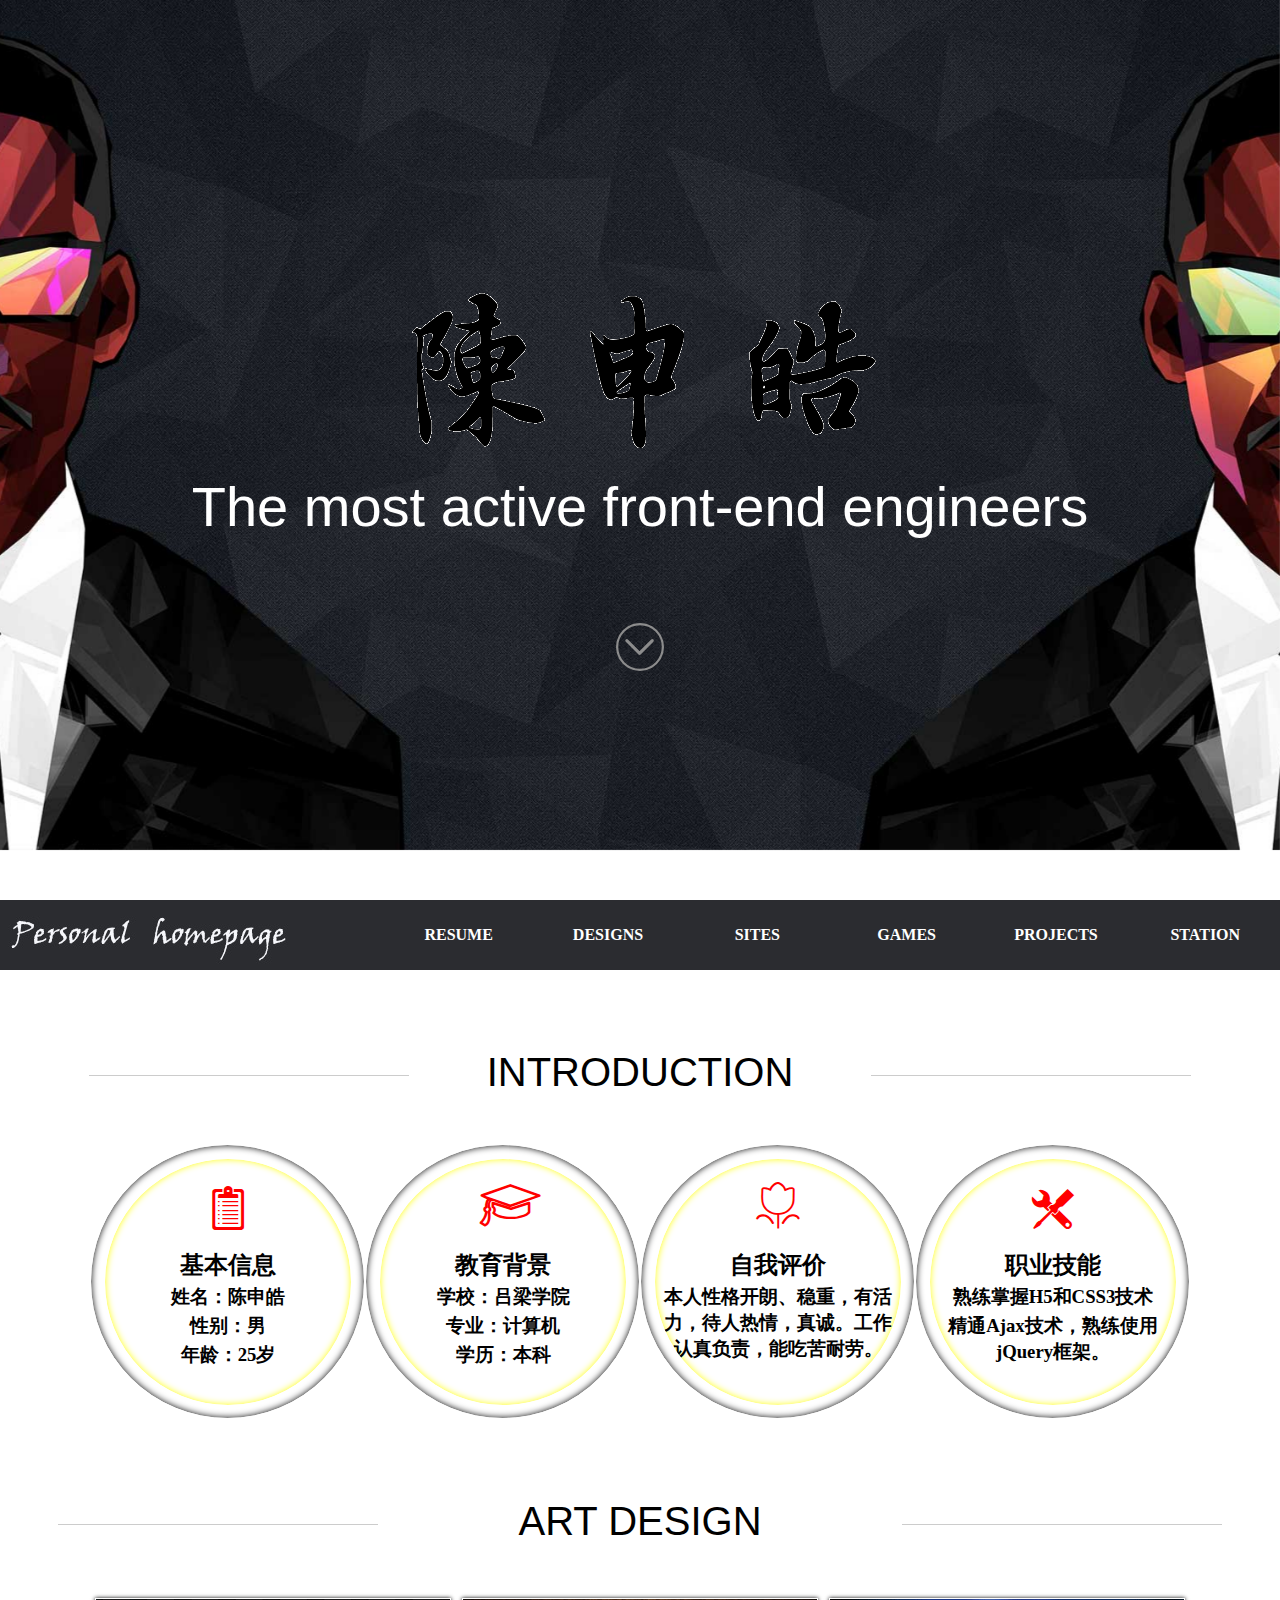
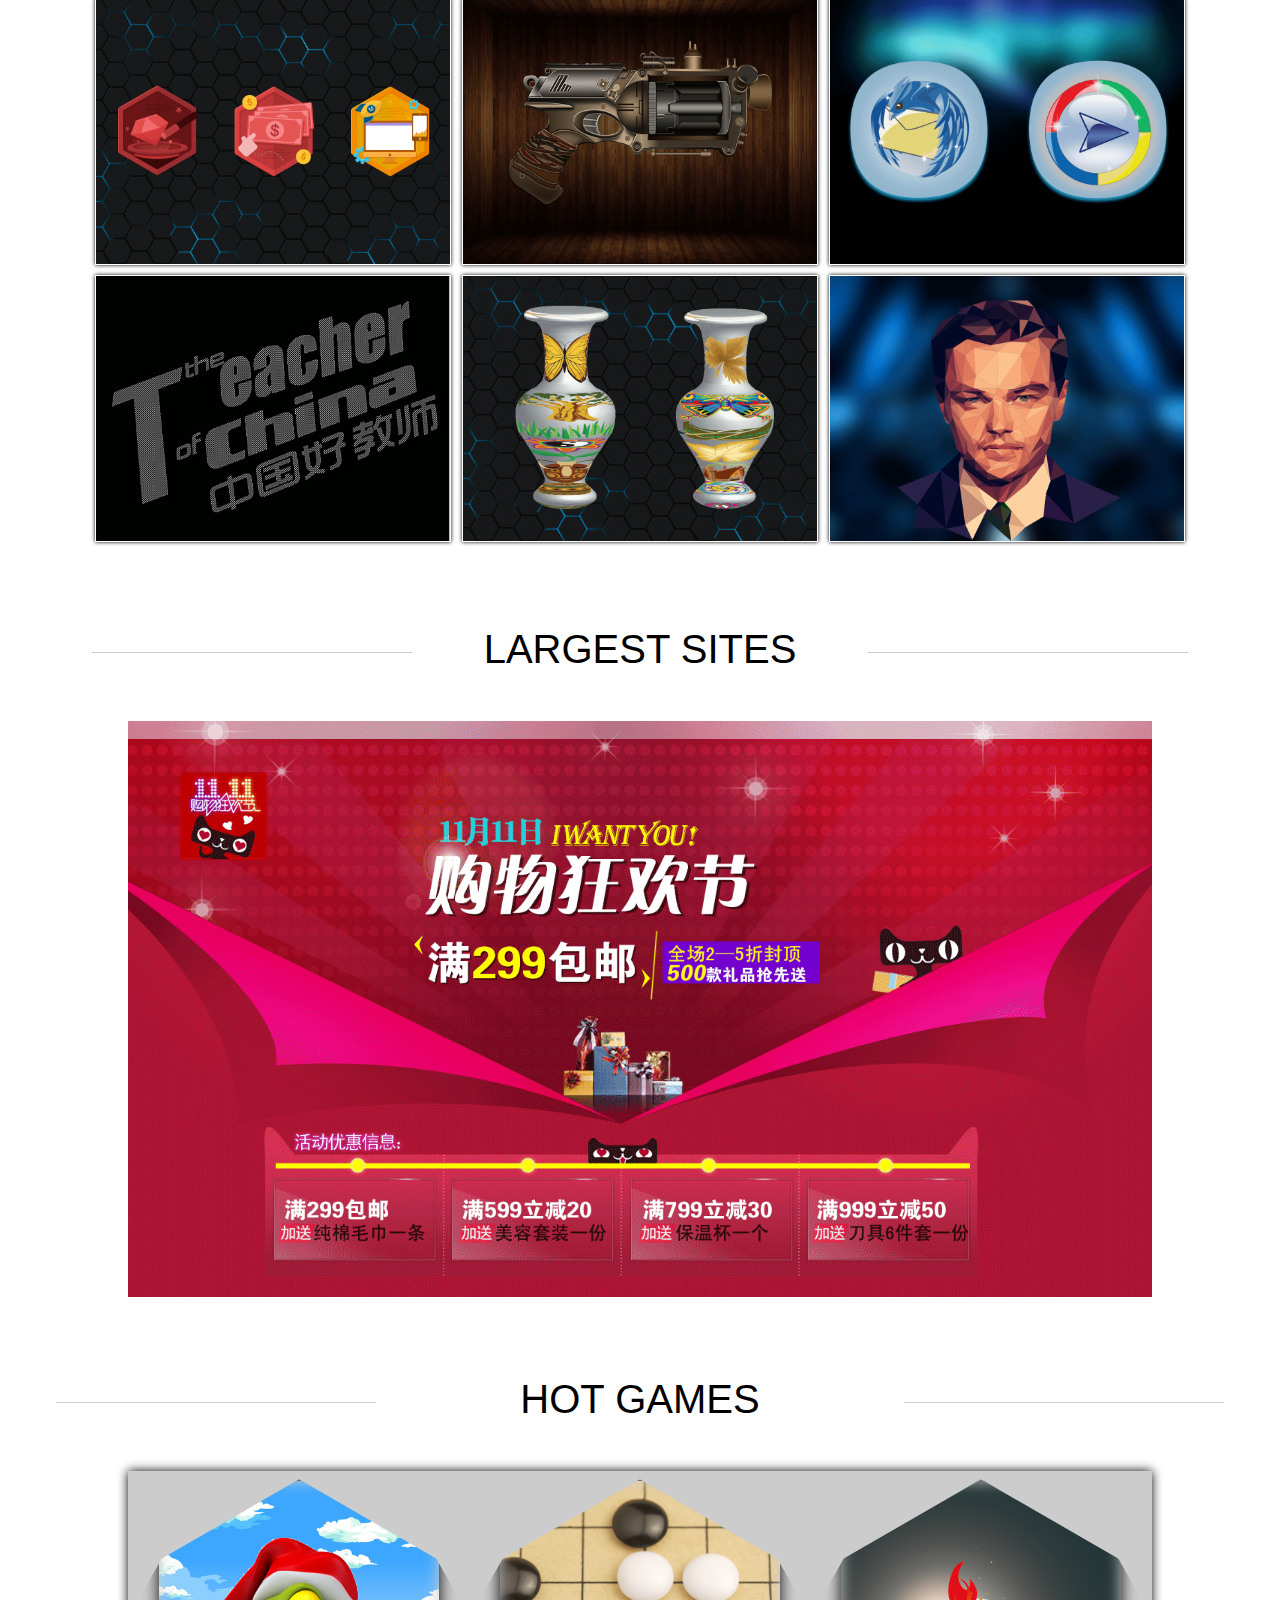
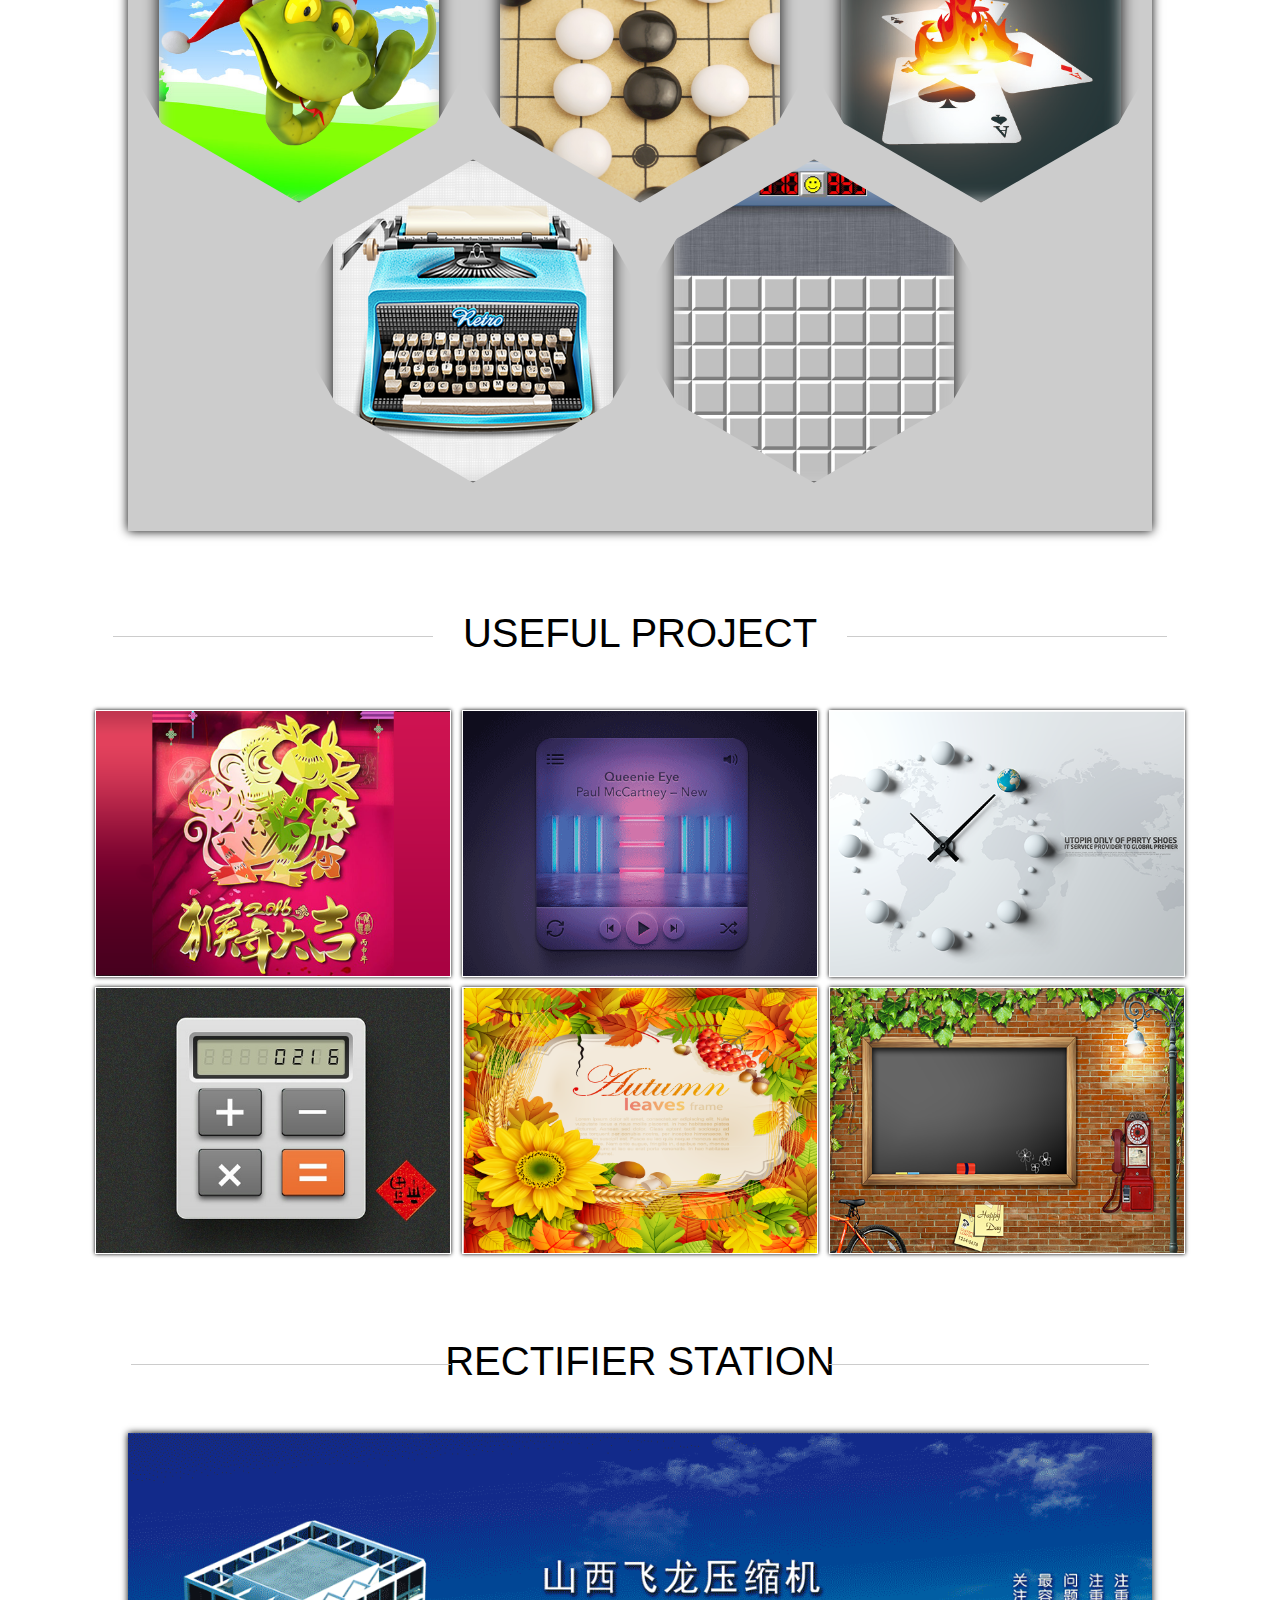
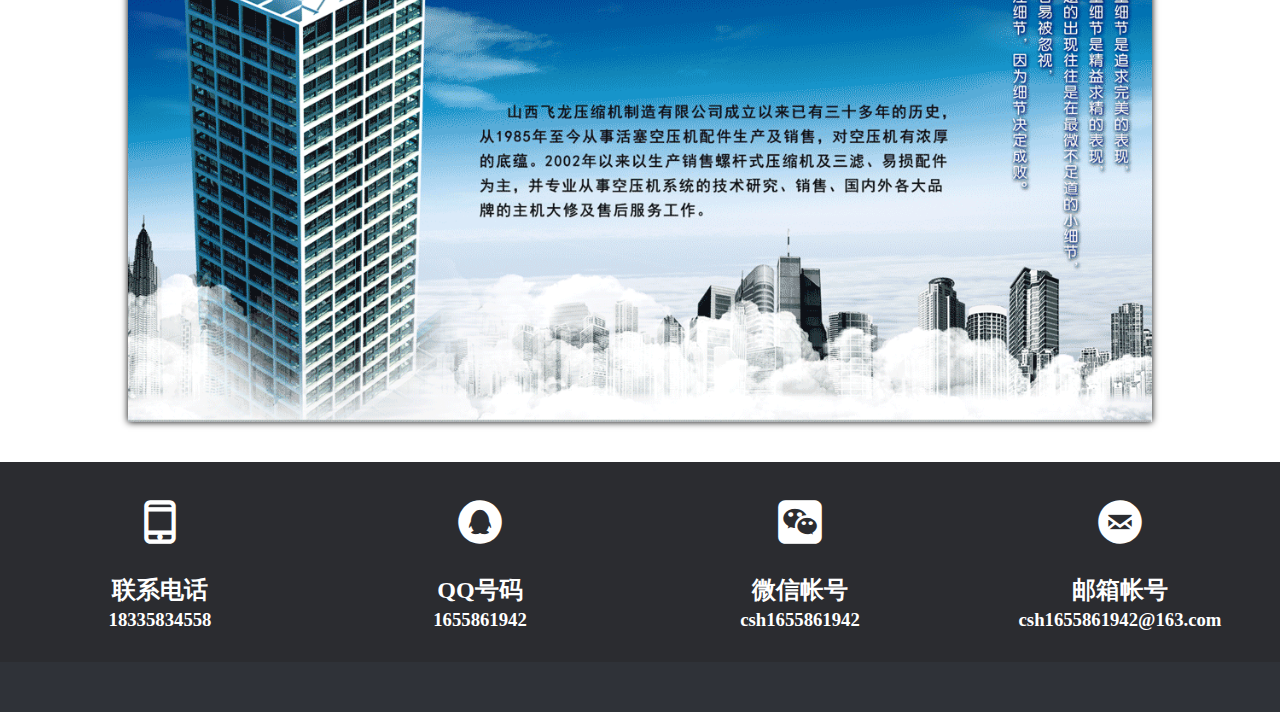
<file: index.html>
<!doctype html>
<html lang="en">
<head>
    <meta charset="UTF-8">
    <title>个人整站</title>
    <link rel="stylesheet" href="css/response.css">
    <link rel="stylesheet" href="css/font.css">
    <link rel="stylesheet" href="css/personal.css">
    <script src="js/jQuery.js"></script>
    <script src="js/base.js"></script>
</head>
<body>
<div class="topimg">

</div>
<div class="bigMask">

</div>
<div class="show-picture">
    <div class="pre"> < </div>
    <div class="next"> > </div>
    <div class="close" data-role="Close"></div>
</div>
<div class="font">
    <img src="image/name.png">
    <h2>The most active front-end engineers</h2>
    <div data-role="Tobottom" class="Tobottom"></div>
</div>
<div class="main">
    <header>
        <div class="logo">
            <img src="image/logo.jpg">
        </div>
        <div class="container-fluid nav1">
            <ul class="row jump">
                <li class="col-l-2 col-m-2">RESUME</li>
                <li class="col-l-2 col-m-2">DESIGNS</li>
                <li class="col-l-2 col-m-2">SITES</li>
                <li class="col-l-2 col-m-2">GAMES</li>
                <li class="col-l-2 col-m-2">PROJECTS</li>
                <li class="col-l-2 col-m-2">STATION</li>
            </ul>
        </div>
        <div class="nav2">
            <span data-role="Menu" class="navbar"></span>
            <ul class="nav-right jump" view="xiao">
                <li>RESUME</li>
                <li>DESIGNS</li>
                <li>SITES</li>
                <li>GAMES</li>
                <li>PROJECTS</li>
                <li>STATION</li>
            </ul>
        </div>
    </header>
    <section id="resume">
        <div class="title">INTRODUCTION</div>
        <div class="container">
            <div class="row resume">
                <div class="col-l-3 col-m-6 col-s-12 son">
                    <div class="sun">
                        <div class="iconfont" data-role="Info"></div>
                        <div class="information">
                            <h2>基本信息</h2>
                            <h3>姓名：陈申皓</h3>
                            <h3>性别：男</h3>
                            <h3>年龄：25岁</h3>
                        </div>
                        <div class="zhezhao"></div>
                    </div>
                </div>
                <div class="col-l-3 col-m-6 col-s-12 son">
                    <div class="sun">
                        <div class="iconfont" data-role="School"></div>
                        <div class="information">
                            <h2>教育背景</h2>
                            <h3>学校：吕梁学院</h3>
                            <h3>专业：计算机</h3>
                            <h3>学历：本科</h3>
                        </div>
                        <div class="zhezhao"></div>
                    </div>
                </div>
                <div class="col-l-3 col-m-6 col-s-12 son">
                    <div class="sun">
                        <div class="iconfont" data-role="Love"></div>
                        <div class="information">
                            <h2>自我评价</h2>
                            <h3>本人性格开朗、稳重，有活力，待人热情，真诚。工作认真负责，能吃苦耐劳。</h3>
                        </div>
                        <div class="zhezhao"></div>
                    </div>
                </div>
                <div class="col-l-3 col-m-6 col-s-12 son">
                    <div class="sun">
                        <div class="iconfont" data-role="Phone"></div>
                        <div class="information">
                            <h2>职业技能</h2>
                            <h3>熟练掌握H5和CSS3技术</h3>
                            <h3>精通Ajax技术，熟练使用jQuery框架。</h3>
                        </div>
                        <div class="zhezhao"></div>
                    </div>
                </div>
            </div>
        </div>
    </section>
    <section id="design">
        <div class="title">ART DESIGN</div>
        <div class="container">
            <div class="row design">
                <div class="col-l-4 col-m-6 col-s-12 son1">
                    <div class="sun1">
                        <img src="./image/扁平.png" alt="">
                        <div class="show">
                            <div class="showinfo">扁平icon</div>
                            <div class="find"><span>Take a look</span></div>
                        </div>
                    </div>
                </div>
                <div class="col-l-4 col-m-6 col-s-12 son1">
                    <div class="sun1">
                        <img src="./image/手枪.png" alt="">
                        <div class="show">
                            <div class="showinfo">拟物手枪</div>
                            <div class="find"><span>Take a look</span></div>
                        </div>
                    </div>
                </div>
                <div class="col-l-4 col-m-6 col-s-12 son1">
                    <div class="sun1">
                        <img src="./image/水晶.png" alt="">
                        <div class="show">
                            <div class="showinfo">星光闪闪icon</div>
                            <div class="find"><span>Take a look</span></div>
                        </div>
                    </div>
                </div>
                <div class="col-l-4 col-m-6 col-s-12 son1">
                    <div class="sun1">
                        <img src="./image/教师.png" alt="">
                        <div class="show">
                            <div class="showinfo">字体设计</div>
                            <div class="find"><span>Take a look</span></div>
                        </div>
                    </div>
                </div>
                <div class="col-l-4 col-m-6 col-s-12 son1">
                    <div class="sun1">
                        <img src="./image/花瓶.png" alt="">
                        <div class="show">
                            <div class="showinfo">AI花瓶</div>
                            <div class="find"><span>Take a look</span></div>
                        </div>
                    </div>
                </div>
                <div class="col-l-4 col-m-6 col-s-12 son1">
                    <div class="sun1">
                        <img src="./image/lpl.png" alt="">
                        <div class="show">
                            <div class="showinfo">AI</div>
                            <div class="find"><span>Take a look</span></div>
                        </div>
                    </div>
                </div>
            </div>
        </div>
    </section>

    <section id="site">
        <div class="title">LARGEST SITES</div>
        <div class="container-fluid site">
            <div class="mask">
                <div class="clickme"><a href="网站类/pipei/index.html">Click Me</a></div>
                <div class="info">
                </div>
            </div>
            <div class="row sites">
                <div class="son2">
                    <img src="./image/pingguo.jpg" alt="">
                </div>
                <div class="son2">
                    <img src="./image/tianmao.png" alt="">
                </div>
                <div class="son2">
                    <img src="./image/xiaomi.jpg" alt="">
                </div>
                <div class="son2">
                    <img src="./image/github.png" alt="">
                </div>
            </div>
        </div>
    </section>
    <section id="game">
        <div class="title">HOT GAMES</div>
        <div class="container-fluid game">
            <div class="row games">
                <div class="col-l-4 col-m-4 col-s-12 son3">
                    <div class="boxF">
                        <div class="boxS">
                            <div class="boxT" style="background: url(image/贪吃蛇.png) center center;">
                                <div class="overlay">
                                    <a href="游戏类/贪吃蛇/index.html">GO!</a>
                                </div>
                            </div>
                        </div>
                    </div>
                </div>
                <div class="col-l-4 col-m-4 col-s-12 son3">
                    <div class="boxF">
                        <div class="boxS">
                            <div class="boxT" style="background: url(image/五子棋.png) center center;">
                                <div class="overlay">
                                    <a href="游戏类/五子棋总版/index.html">GO!</a>
                                </div>
                            </div>
                        </div>
                    </div>
                </div>
                <div class="col-l-4 col-m-4 col-s-12 son3">
                    <div class="boxF">
                        <div class="boxS">
                            <div class="boxT" style="background: url(image/扑克.jpg) center center;">
                                <div class="overlay">
                                    <a href="游戏类/poker/index.html">GO!</a>
                                </div>
                            </div>
                        </div>
                    </div>
                </div>

                <div class="col-l-4 col-m-4 col-s-12 son3 left top">
                    <div class="boxF">
                        <div class="boxS">
                            <div class="boxT" style="background: url(image/打字.png) center center;">
                                <div class="overlay">
                                    <a href="游戏类/types/game.html">GO!</a>
                                </div>
                            </div>
                        </div>
                    </div>
                </div>
                <div class="col-l-4 col-m-4 col-s-12 son3 top">
                    <div class="boxF">
                        <div class="boxS">
                            <div class="boxT" style="background: url(image/扫雷.png) center center;">
                                <div class="overlay">
                                    <a href="游戏类/扫雷/index.html">GO!</a>
                                </div>
                            </div>
                        </div>
                    </div>
                </div>
                <div class="clear"></div>

            </div>
            <div class="clear"></div>
        </div>
    </section>
    <section id="program">
        <div class="title">USEFUL PROJECT</div>
        <div class="container program">
            <div class="row programs">
                <div class="col-l-4 col-m-6 col-s-12 son4">
                    <div class="sun4">
                        <img src="./image/日历.png" alt="">
                        <div class="mask2">
                            <h2>苹果日历</h2>
                            <div class="infos">
                                这是一款WEB端的苹果日历网站，运用AJAX技术实现前后台交互，用node.js实现后台操作。
                                实现了日期的显示，现在时刻的显示，以及历史照片的查看等功能。
                            </div>
                            <div class="look">
                                <a href="">look</a>
                            </div>
                        </div>
                    </div>
                </div>
                <div class="col-l-4 col-m-6 col-s-12 son4">
                    <div class="sun4">
                        <img src="./image/音乐播放器.png" alt="">
                        <div class="mask2">
                            <h2>QQ音乐</h2>
                            <div class="infos">
                                这是一款QQ音乐网站，利用H5中audio标签播放歌曲，
                                运用AJAX技术实现前后台交互，用node.js实现后台操作。
                                实现了歌曲列表的添加删除，歌曲播放模式的变换，歌曲播放进度，音量的调节等功能。
                            </div>
                            <div class="look">
                                <a href="">look</a>
                            </div>
                        </div>

                    </div>
                </div>
                <div class="col-l-4 col-m-6 col-s-12 son4">
                    <div class="sun4">
                        <img src="./image/钟表.png" alt="">
                        <div class="mask2">
                            <h2>钟表</h2>
                            <div class="infos">
                               这是一款WEB端钟表小应用，运用CSS3中transform属性实现小型钟表的运转。
                            </div>
                            <div class="look">
                                <a href="实用项目/钟表/clock.html">look</a>
                            </div>
                        </div>
                    </div>
                </div>
                <div class="col-l-4 col-m-6 col-s-12 son4">
                    <div class="sun4">
                        <img src="./image/计算器.png" alt="">
                        <div class="mask2">
                            <h2>科学计算器</h2>
                            <div class="infos">
                                这是一款WEB端的计算器应用，有普通计算器和科学计算器两个版本。
                                你还在为复杂的科学运算头疼吗？别愁了，快来点我吧！
                            </div>
                            <div class="look">
                                <a href="实用项目/计算器/index.html">look</a>
                            </div>
                        </div>

                    </div>
                </div>
                <div class="col-l-4 col-m-6 col-s-12 son4">
                    <div class="sun4">
                        <img src="./image/备忘录.png" alt="">
                        <div class="mask2">
                            <h2>备忘录</h2>
                            <div class="infos">
                                这是一款运用Bootstrap前端开发框架制作的备忘录应用，实现了备忘录的创建和查阅等功能。
                                你还在为马大哈的自己找借口吗？不需要了，有了它，妈妈再也不叫我马大哈了！
                            </div>
                            <div class="look">
                                <a href="实用项目/备忘录/index.html">look</a>
                            </div>
                        </div>
                    </div>
                </div>
                <div class="col-l-4 col-m-6 col-s-12 son4">
                    <div class="sun4">
                        <img src="./image/画板图.png" alt="">
                        <div class="mask2">
                            <h2>WEB画板</h2>
                            <div class="infos">
                               这是一款使用H5canvas标签，结合面向对象思想制作的画板工具。操作方便，功能强大。实现了
                                图案的制作及清除，还可以保存到本地用画图工具打开哦！
                            </div>
                            <div class="look">
                                <a href="实用项目/画布/index.html">look</a>
                            </div>
                        </div>

                    </div>
                </div>
            </div>
        </div>
    </section>
    <section id="station">
            <div class="title">RECTIFIER STATION</div>
            <div class="station">
                <!--<img src="image/整站背景.png" alt="">-->
                <ul class="tab">
                    <li>网站介绍</li>
                    <li>设计思路</li>
                    <li style="border:none">详情展示</li>
                </ul>
                <div class="mask3">
                    <div class="maskleft"></div>
                    <div class="maskright"></div>
                    <div class="package"></div>
                </div>
                <div class="tabinfos">
                    <div class="tabinfo left">
                        本网站使用phpcms框架开发，目前已提供文章、图片、下载等内容模型，在此基础上可非常方便的扩展出信息、房产、交友、点评等功能。已有的模块有：会员、在线充值、全站搜索、评论、专题、新闻心情、短消息、投票、友情链接、公告、附件管理、数据源模块、广告、采集、表单向导、手机门户等模块。
                    </div>
                    <div class="tabinfo top">
                        PHPCMS V9（后面简称V9）采用PHP5+MYSQL做为技术基础进行开发。V9采用OOP（面向对象编程）+ MVC设计模式,进行基础运行框架搭建。模块化开发方式做为功能开发形式。框架易于功能扩展，代码维护，优秀的二次开发能力，可满足所有网站的应用需求。 5年开发经验的优秀团队，在掌握了丰富的WEB开发经验和CMS产品开发经验的同时，勇于创新追求完美的设计理念，为全球多达10万网站提供助力，并被更多的政府机构、教育机构、事业单位、商业企业、个人站长所认可的。
                    </div>
                    <div class="tabinfo right">
                        <img src="image/首页.png" alt="">
                    </div>
                </div>
                <a href="http://sxfeilong.duapp.com/">链接</a>
            </div>
    </section>
    <footer>
        <div class="contect">
            <div class="coninfo">
                <h4 data-role="Telphone"></h4>
                <h2>联系电话</h2>
                <h3>18335834558</h3>
            </div>
            <div class="coninfo">
                    <h4 data-role="QQ"></h4>
                <h2>QQ号码</h2>
                <h3>1655861942</h3>
            </div>
            <div class="coninfo">
                <h4 data-role="Weixin"></h4>
                <h2>微信帐号</h2>
                <h3>csh1655861942</h3>
            </div>
            <div class="coninfo">
                <h4 data-role="Youxiang"></h4>
                <h2>邮箱帐号</h2>
                <h3>csh1655861942@163.com</h3>
            </div>
        </div>
        <!--<h1>版权所有，违者必究</h1>-->
        <!-- <div class="erwei"></div> -->
    </footer>
</div>

</body>
</html>
</file>
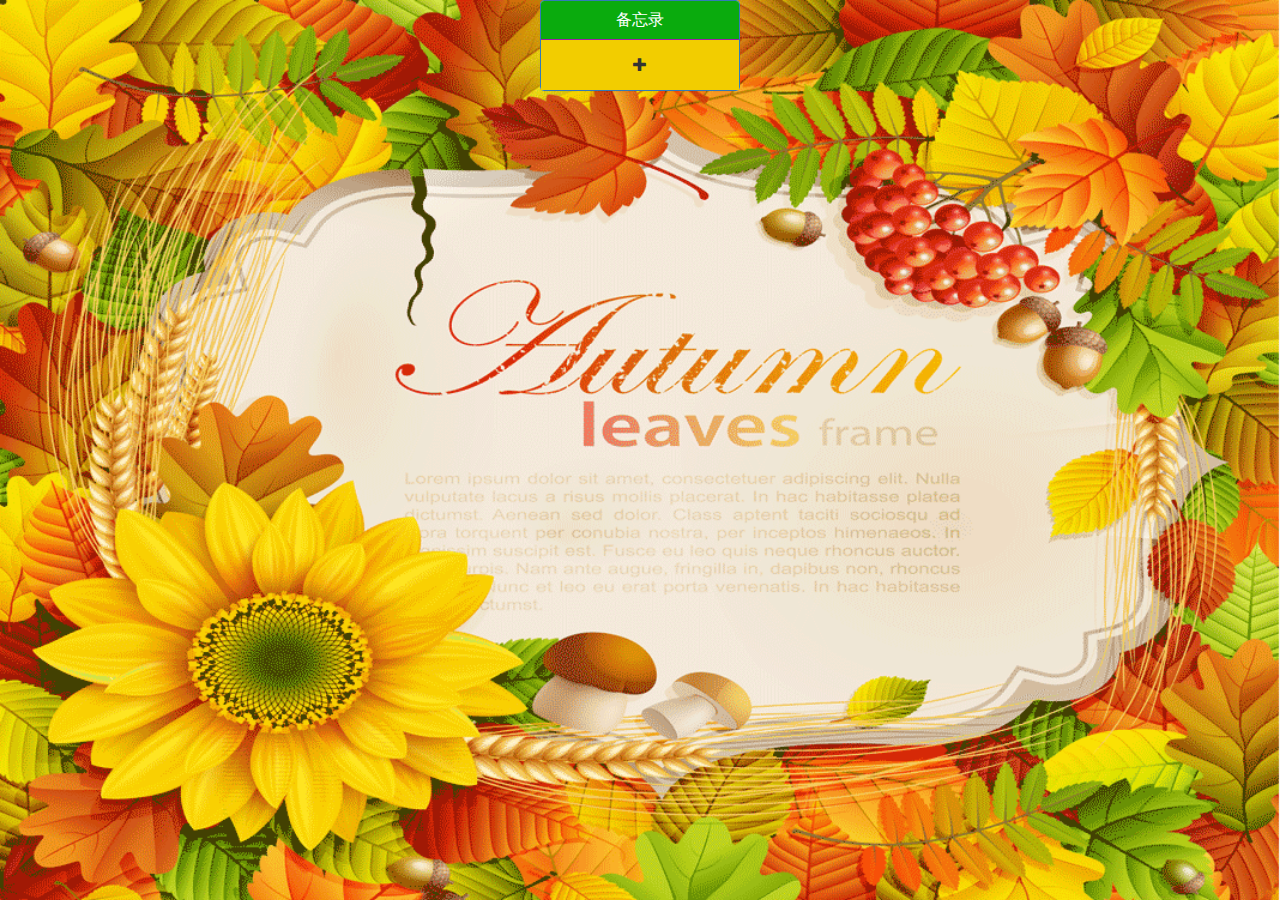
<file: 实用项目/备忘录/index.html>
<!doctype html>
<html lang="en">
<head>
    <meta charset="UTF-8">
    <title>Document</title>
    <link rel="stylesheet" href="css/bootstrap.css">
    <link rel="stylesheet" href="css/data.css">
    <link rel="stylesheet" href="css/animation.css">

    <script src="js/jquery-1.11.3.js"></script>
    <script src="js/bootstrap.js"></script>
    <script src="js/data.js"></script>
    <script>

    </script>
</head>
<body>
<div class="panel center panel-primary" style="z-index:999;position:relative">
    <div class="panel-heading son">
        <h3 class="panel-title">备忘录</h3>
    </div>
    <div class="panel-body add">
         <span class="glyphicon glyphicon-plus"></span>
    </div>
</div>


<form style="z-index:999;background:#fff">
    <button type="button" class="close formclose" aria-label="Close"><span aria-hidden="true">&times;</span></button>
    <div class="form-group">
        <label for="exampleInputEmail1">标题</label>
        <input type="text" class="form-control" id="exampleInputEmail1" placeholder="title">
    </div>
    <div class="form-group">
        <label for="exampleInputEmail1">内容</label>
        <textarea class="form-control" rows="3"></textarea>
    </div>

    <div class="form-group">
        <label for="time">时间</label>
        <input type="date" id="time">
    </div>
    <button type="button" class="btn btn-default submitbtn">Submit</button>
</form>


<div class="panel panel-default con" data-a='animate-sd'>
    <button type="button" class="btn-close" aria-label="Close"><span aria-hidden="true">&times;</span></button>

    <div class="panel-heading">标题</div>
    <div class="panel-body title-con">
        标题的内容
    </div>
    <div class="panel-heading">内容</div>
    <div class="panel-body con-con">
        内容的详情
        内容的详情
        内容的详情
        内容的详情
        内容的详情
        内容的详情
        内容的详情
        内容的详情
        内容的详情
        内容的详情
    </div>
    <div class="panel-heading">时间</div>
    <div class="panel-body time-con">
        内容的详情
    </div>
</div>
</body>
</html>
</file>
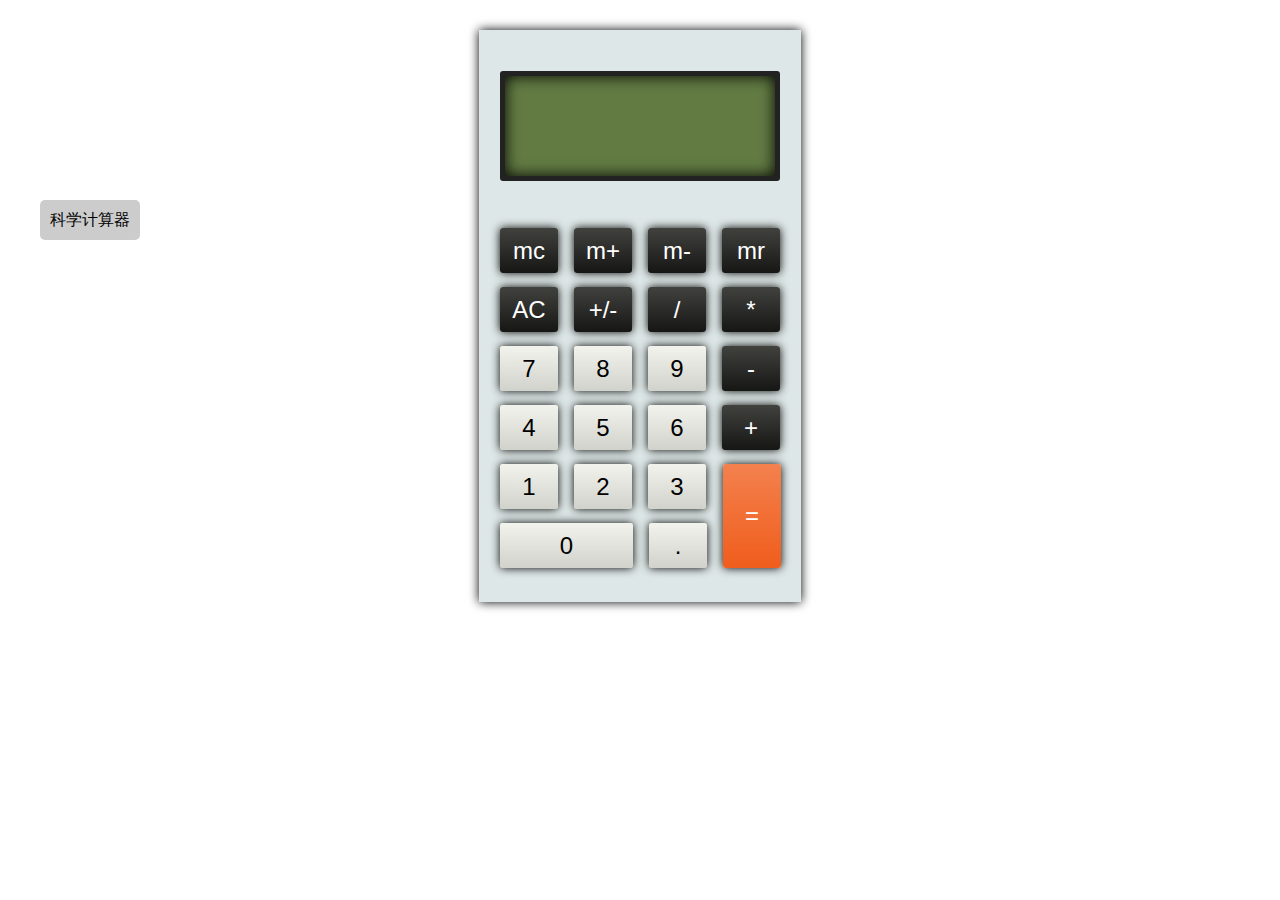
<file: 实用项目/计算器/index.html>
<html>
<head>
	<title>计算器</title>
	<meta charset='utf-8'>
	<link rel='stylesheet' href='./css/base.css'/>
	<script src='./javascripts/index1.js'></script>
</head>
<body>
	<div class='interface' id='first'>
		<div id='screen'></div>
		<div class='memo' id='Memory'></div>
		<div class='button yi oprator hui' id='mc'>mc</div>
		<div class='button oprator hui' id='m+'>m+</div>
		<div class='button oprator hui' id='m-'>m-</div>
		<div class='button oprator hui' id='mr'>mr</div>

		<div class='button yi oprator hui'>AC</div>
		<div class='button num hui' id='fushu'>+/-</div>
		<div class='button oprator hui'>/</div>
		<div class='button oprator hui'>*</div>

		<div class='button yi white num'>7</div>
		<div class='button white num'>8</div>
		<div class='button white num'>9</div>
		<div class='button oprator hui'>-</div>

		<div class='button yi white num'>4</div>
		<div class='button white num'>5</div>
		<div class='button white num'>6</div>
		<div class='button oprator hui'>+</div>

		<div class='button yi white num'>1</div>
		<div class='button white num'>2</div>
		<div class='button white num'>3</div>
		<div class='button denghao' id='denghao'>=</div>
		<div class='button yi ling white num'>0</div>
		<div class='button white num'>.</div>
		
	</div>

	<div class='interface' id='two'>
		<div id='screen2'></div>
		<div class='memo' id='Memory2'></div>
		
		<div class='button white yiyi oprator2'>2nd</div>
		<div class='button white oprator2'>(</div>
		<div class='button white oprator2'>)</div>
		<div class='button white oprator2'>%</div>	
		<div class='button oprator2 hui' id='mc2'>mc</div>
		<div class='button oprator2 hui' id='m+2'>m+</div>
		<div class='button oprator2 hui' id='m-2'>m-</div>
		<div class='button oprator2 hui' id='mr2'>mr</div>

		<div class='button white yiyi oprator2'>Xˉ¹</div>
		<div class='button white oprator2'>X²</div>
		<div class='button white oprator2'>X³</div>
		<div class='button white oprator2'>xʸ</div>	
		<div class='button oprator2 hui'>AC</div>
		<div class='button num2 hui'>+/-</div>
		<div class='button oprator2 hui'>/</div>
		<div class='button oprator2 hui'>*</div>

		<div class='button white yiyi oprator2'>X!</div>
		<div class='button white oprator2 gen'>√</div>
		<div class='button white oprator2 gen'>ˣ√y</div>
		<div class='button white oprator2'>log</div>	
		<div class='button white num2'>7</div>
		<div class='button white num2'>8</div>
		<div class='button white num2'>9</div>
		<div class='button oprator2 hui'>-</div>

		<div class='button white yiyi oprator2'>sin</div>
		<div class='button white oprator2'>cos</div>
		<div class='button white oprator2'>tan</div>
		<div class='button white oprator2'>ln</div>	
		<div class='button white num2'>4</div>
		<div class='button white num2'>5</div>
		<div class='button white num2'>6</div>
		<div class='button oprator2 hui'>+</div>

		<div class='button white yiyi oprator2 si'>sinh</div>
		<div class='button white oprator2 si'>cosh</div>
		<div class='button white oprator2 si'>tanh</div>
		<div class='button white oprator2'>eˣ</div>	
		<div class='button white num2'>1</div>
		<div class='button white num2'>2</div>
		<div class='button white num2'>3</div>
		<div class='button denghao' id='denghao2'>=</div>
		
		<div class='button white yiyi oprator2'>Rad</div>
		<div class='button white' id='pai'>π</div>
		<div class='button white oprator2'>EE</div>
		<div class='button white oprator2 si'>Rand</div>	
		<div class='button ling white num2'>0</div>
		<div class='button white num2'>.</div>
	</div>
	<div id='supper'>
		科学计算器
	</div>

</body>
</html>
</file>
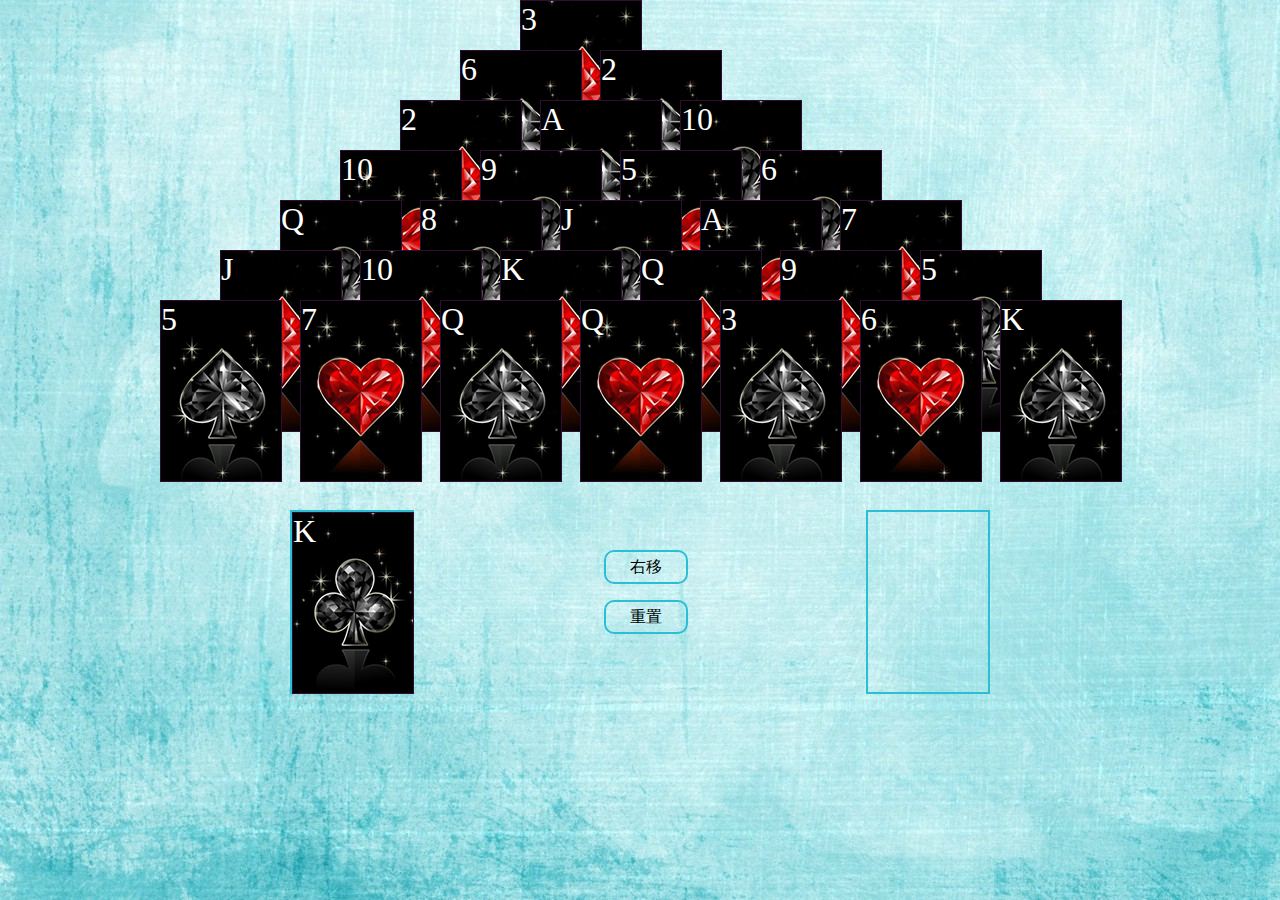
<file: 游戏类/poker/index.html>
<html>
<head>
	<meta charset="utf-8"/>
	<meta name="viewport" content="width=device-width,initial-scale=1">
	<title>poker</title>
	<link rel="stylesheet" type="text/css" href="./stylesheets/index.css">
	<script type="text/javascript" src="./scripts/index.js"></script>
</head>
<body>
	<div id="sence">
		<div id="left"></div>
		<div id="next">右移</div>
		<div id="reset">重置</div>
		<div id="right"></div>
	</div>
</body>
</html>
</file>
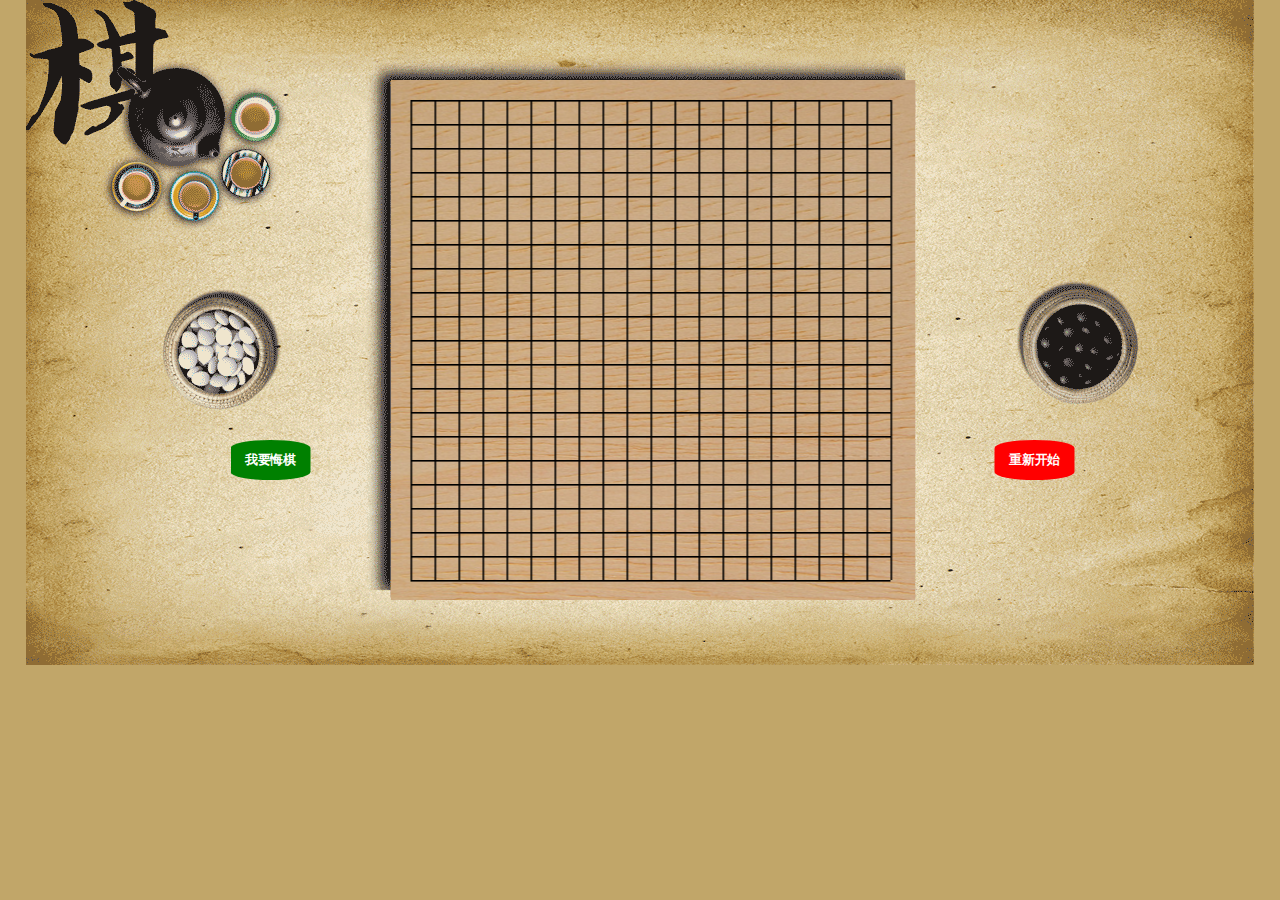
<file: 游戏类/五子棋总版/index.html>
<!DOCTYPE html>
<html lang="en">
<head>
    <meta charset="UTF-8">
    <title>五子棋</title>
    <script src="js/base.js"></script>
</head>
<style>
    body{
        width: 100%;
        height: 100%;
        margin: 0;
        background: #C1A669;
    }
    *{
        box-sizing: border-box;
    }
    .bg{
        width: 1228px;
        height: 665px;
        margin: 0 auto;
        background: url("五子棋bg.png") no-repeat;
        background-size:contain;
    }
    .bb{
        border:1px solid black;
        padding:30px;
        background:#ff0321;
        color:white;
    }
    #sence{
        width: 655px;
        height: 650px;
        background-image: url(棋盘.jpg);
        position: relative;
        top: 15px;
        left: 299px;
        transform: scale(0.8);
    }
    .block{
        border-radius: 50%;
        /*background: white;*/
        font-size: 5em;
        margin: 0 1px 1px 0;
        float: left;
        position:relative;
        z-index: 444;
        transform:scale(0.8,0.8);
    }
</style>
<body>
    <div class="bg">
        <div id="sence">

        </div>
    </div>
</body>
</html>
</file>
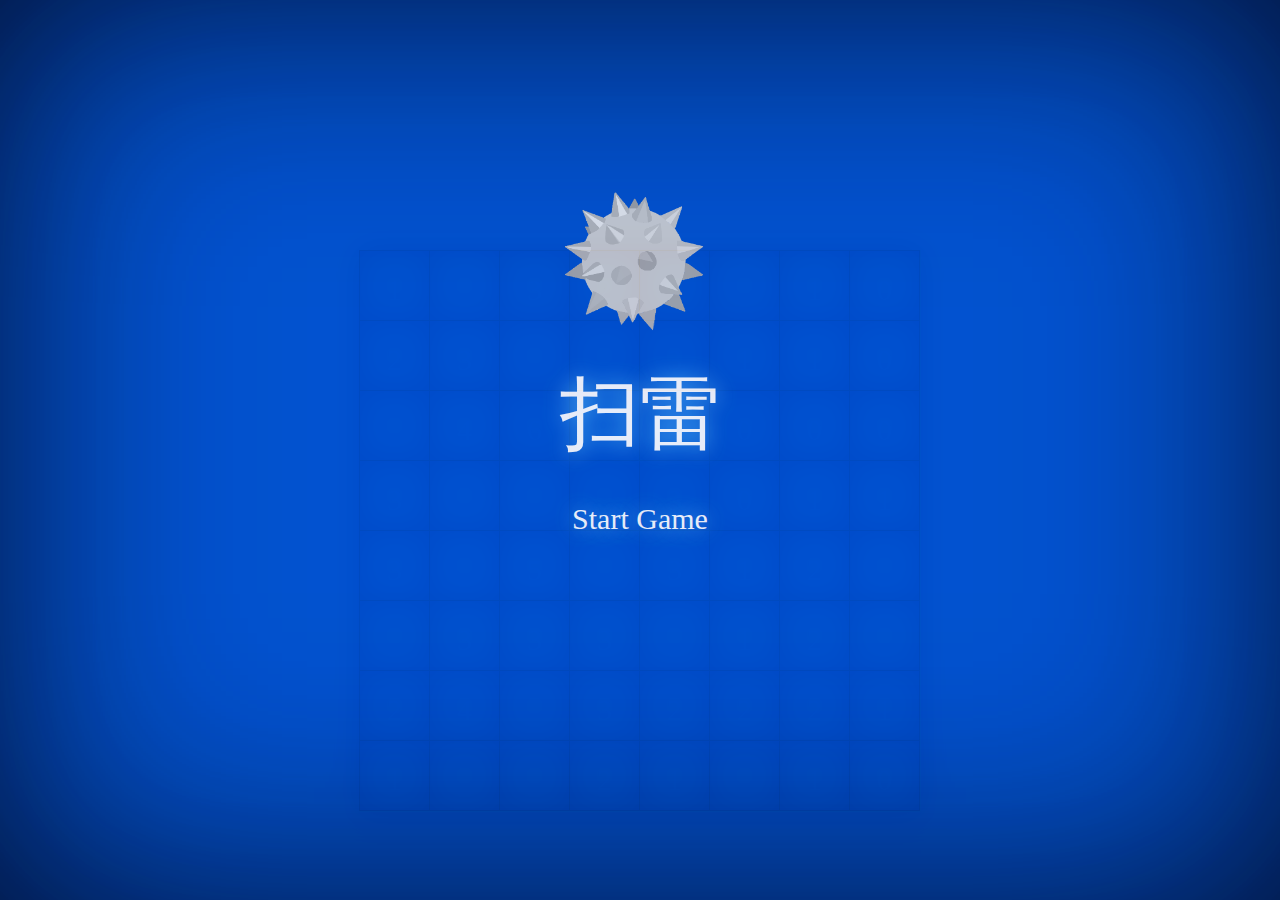
<file: 游戏类/扫雷/index.html>
<!doctype html>
<html>
<head>
<meta charset="utf-8">
<link rel="stylesheet" href="css/base.css"/>
<title>MineSweeper V2.0</title>
<script type="text/javascript" src="js/mine.js"></script>
 
</head>

<body>
	<div class = "title">
    	<ul>
        	<li>
            	<img src="images/icon.png" height="150px" width="150px">
            </li>
            <li>扫雷</li>
            <li>Minesweeper</li>
        </ul>
    </div>

	<div class="container">
    	<div class="block"></div>
        <div class="block"></div>
        <div class="block"></div>
        <div class="block"></div>
        <div class="block"></div>
        <div class="block"></div>
        <div class="block"></div>
        <div class="block"></div>
        <div class="block"></div>
        <div class="block"></div>
        <div class="block"></div>
        <div class="block"></div>
        <div class="block"></div>
        <div class="block"></div>
        <div class="block"></div>
        <div class="block"></div>
        <div class="block"></div>
        <div class="block"></div>
        <div class="block"></div>
        <div class="block"></div>
        <div class="block"></div>
        <div class="block"></div>
        <div class="block"></div>
        <div class="block"></div>
        <div class="block"></div>
        <div class="block"></div>
        <div class="block"></div>
        <div class="block"></div>
        <div class="block"></div>
        <div class="block"></div>
        <div class="block"></div>
        <div class="block"></div>
        <div class="block"></div>
        <div class="block"></div>
        <div class="block"></div>
        <div class="block"></div>
        <div class="block"></div>
        <div class="block"></div>
        <div class="block"></div>
        <div class="block"></div>
        <div class="block"></div>
        <div class="block"></div>
        <div class="block"></div>
        <div class="block"></div>
        <div class="block"></div>
        <div class="block"></div>
        <div class="block"></div>
        <div class="block"></div>
        <div class="block"></div>
        <div class="block"></div>
        <div class="block"></div>
        <div class="block"></div>
        <div class="block"></div>
        <div class="block"></div>
        <div class="block"></div>
        <div class="block"></div>
        <div class="block"></div>
        <div class="block"></div>
        <div class="block"></div>
        <div class="block"></div>
        <div class="block"></div>
        <div class="block"></div>
        <div class="block"></div>
        <div class="block"></div>
    </div>
    <div class="bg-screen"></div>
    <div class="start-screen">
    	<div class="start-window">
        	<ul>
            	<li><img src="images/icon.png" height="150px" width="150px"></li>
                <li>扫雷</li>
                <li onClick="javascript:startGame()">Start Game</li>
            </ul>
        </div>
    </div>
    <div class="success-screen">
    	<div class="alert-window">
        	<ul>
            	<li>:）成功了！</li>
                <li onClick="javascript:location.reload()">Play Again</li>
            </ul>
        </div>
    
    </div>
    <div class="fail-screen">
    	<div class="alert-window">
        	<ul>
            	<li>:（失败了！</li>
                <li onClick="javascript:location.reload()">Try Again</li>
            </ul>
        </div>
    </div>
</body>
</html>
</file>
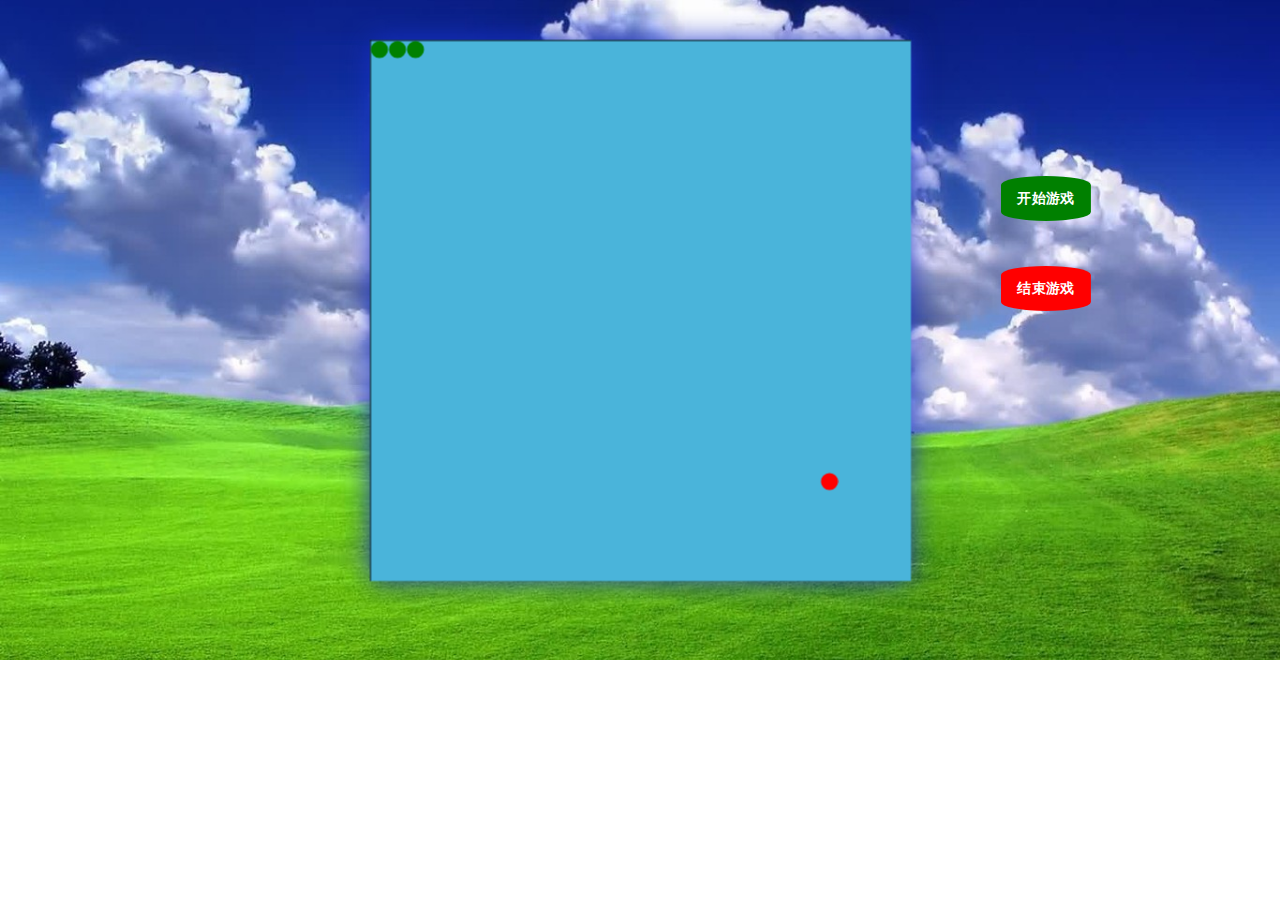
<file: 游戏类/贪吃蛇/index.html>
<!DOCTYPE html>
<html lang="en">
<head>
    <meta charset="UTF-8">
    <title>贪吃蛇</title>
    <link rel="stylesheet" href="css/base.css">
    <script src="js/base.js"></script>
</head>
<body>
    <div class="bg"></div>
</body>
</html>
</file>
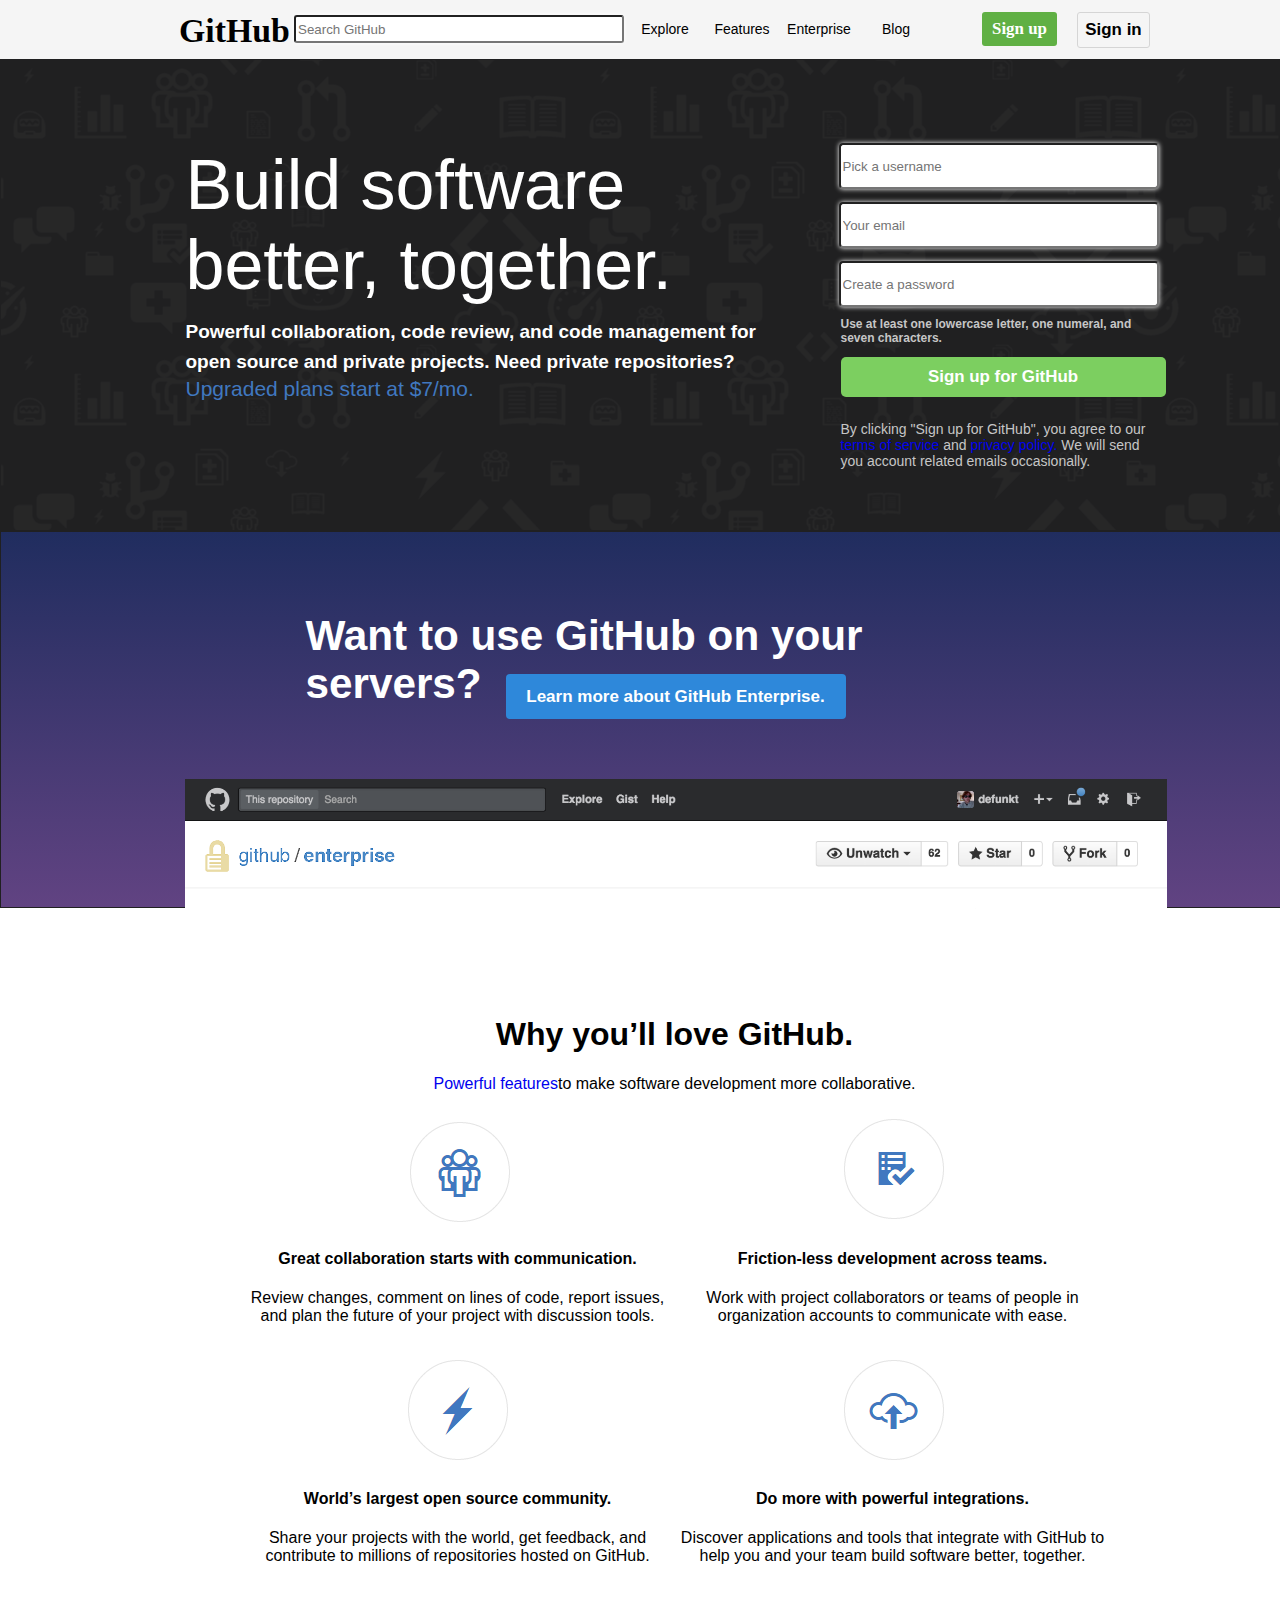
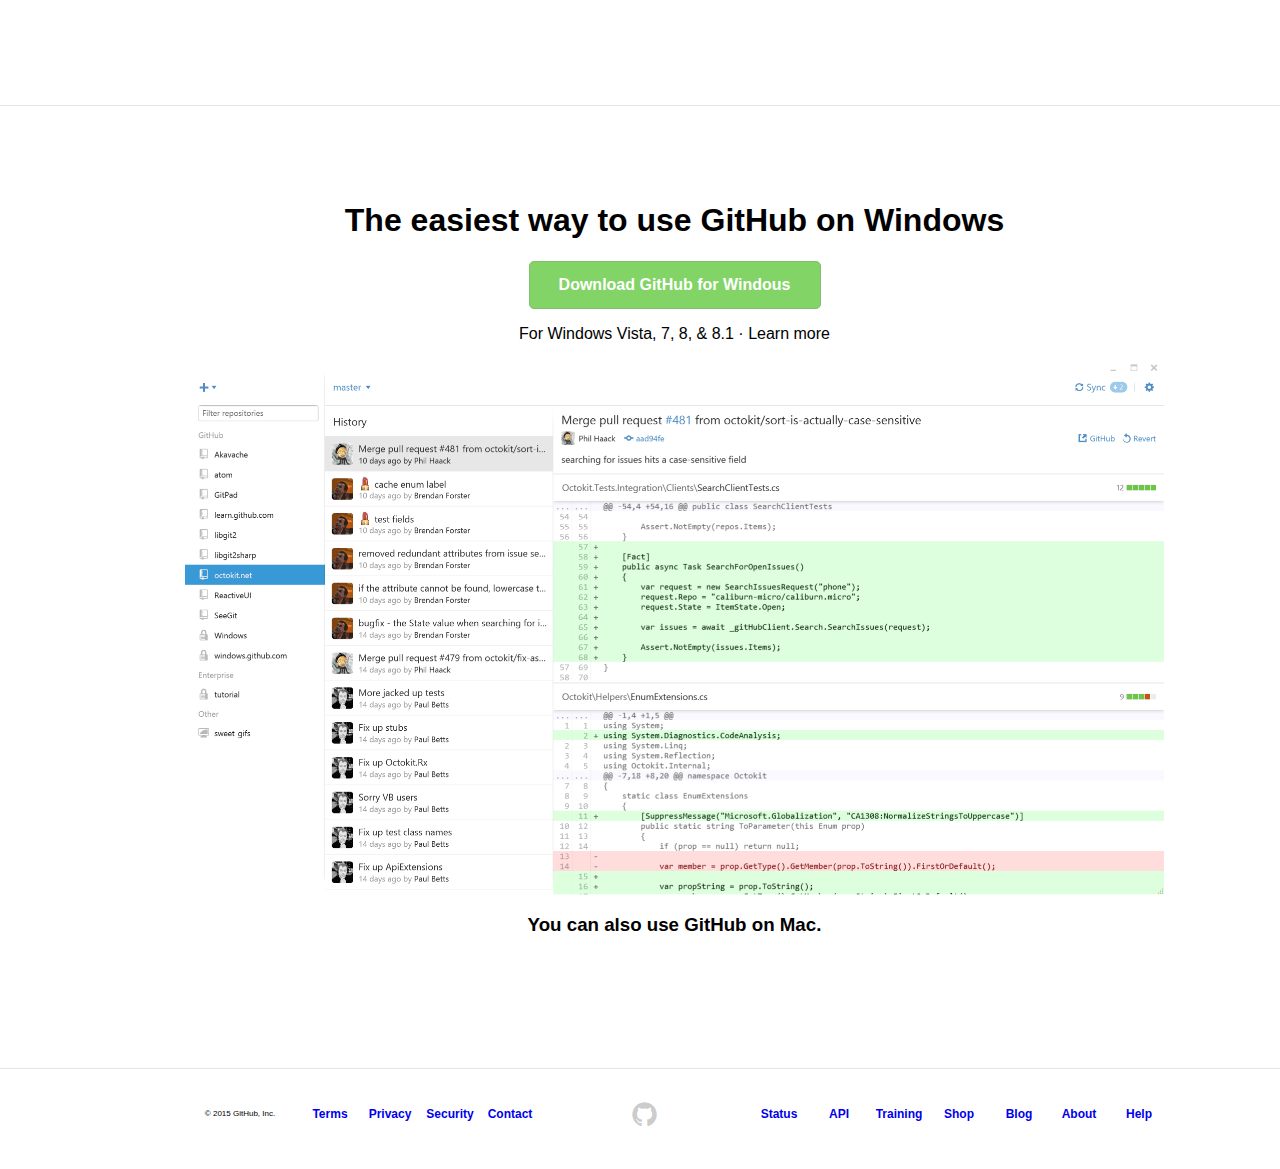
<file: 网站类/github/index.html>
<html>
	<head>
		<title>github</title>
		<meta charset="utf-8"/>
		<link rel="stylesheet" href="./css/base.css"/>
	</head>
	<style>
	</style>
	<body>
		<div id="head">
			<div id="top">
				<div id="biaoti">GitHub</div>
				<input type="text" placeholder="Search GitHub">
				<div class="a">Explore</div>
				<div class="a">Features</div>
				<div class="a">Enterprise</div>
				<div class="a">Blog</div>
				<div id="b1">Sign up</div>
				<div id="b2">Sign in</div>
				
			</div>
		</div>
		<div id="kuang">
			<div id="guanggao1">
				<div id="neirong1">Build software better, together.</div>
				<input type="text" placeholder="Pick a username" class="input2">
				<input type="text" placeholder="Your email" class="input2">
				<input type="text" placeholder="Create a password" class="input2">
			</div>
			<div id="guanggao2">
				<div id="guanggaozuo">
					<div id="neirong2">Powerful collaboration, code review, and code management for open source and private projects. Need private repositories?</div>
					<div id="neirong3">Upgraded plans start at $7/mo.</div>
				</div>	
				<div id="guanggaoyou">
					<div id="neirong4">Use at least one lowercase letter, one numeral, and seven characters.</div>
					<div id="neirong5">Sign up for GitHub</div>
					<div id="neirong6">
						<p class="lead2">By clicking "Sign up for GitHub", you agree to our <a href="/features">terms of service </a>and <a href="/features">privacy policy.</a> We will send you account related emails occasionally.</p>
					</div>
				</div>
			</div>
		</div>
		<div id="kuang2">
			<div id="neirong7">Want to use GitHub on your servers?</div>
			<div id="neirong8">Learn more about GitHub Enterprise.</div>
			<div id="tupian"><img src="./image/1.png"></div>
		</div>
		<div id="kuang3">
			<h1>Why you’ll love GitHub.</h1>
			<p class=""lead>
				<a href="/features">Powerful features</a>to make software development more collaborative.
			</p>
			<div id="da">
				<div class="advertisement">
					<img src="./image/2.png">
					<h4>Great collaboration starts with communication.</h4>
					<p>Review changes, comment on lines of code, report issues, and plan the future of your project with discussion tools.</p>
				</div>
				<div class="advertisement">
					<img src="./image/3.png">
					<h4>Friction-less development across teams.</h4>
					<p>Work with project collaborators or teams of people in organization accounts to communicate with ease.</p>
				</div>
				<div class="advertisement">
					<img src="./image/4.png">
					<h4>World’s largest open source community.</h4>
					<p>Share your projects with the world, get feedback, and contribute to millions of repositories hosted on GitHub.</p>
				</div>
				<div class="advertisement">
					<img src="./image/5.png">
					<h4>Do more with powerful integrations.</h4>
					<p>Discover applications and tools that integrate with GitHub to help you and your team build software better, together.</p>
				</div>
			</div>
		</div>
		<div id="xian"></div>
		<div id="kuang4">
			<h1>The easiest way to use GitHub on Windows</h1>
			<div id="download">Download GitHub for Windous</div>
			<p>For Windows Vista, 7, 8, & 8.1 · Learn more</p>
			<div id="tupian2">
				<img src="./image/6.png">
			</div>
			<h3>You can also use GitHub on Mac.</h3>

		</div>
		<div id="xian"></div>
		<div id="kuang5">
			<div id="time">© 2015 GitHub, Inc.<a href="http://www.baidu.com"> </div>
			<div class="b">Terms</div>
			<div class="b">Privacy</div>
			<div class="b">Security </div>
			<div class="b">Contact</div>
			<img src="./image/7.png">
			<div class="c">Help</div>
			<div class="c">About</div>
			<div class="c">Blog</div>
			<div class="c">Shop</div>
			<div class="c">Training</div>
			<div class="c">API</div>
			<div class="c">Status</div>
			
		</div>
	</body>
</html>
</file>
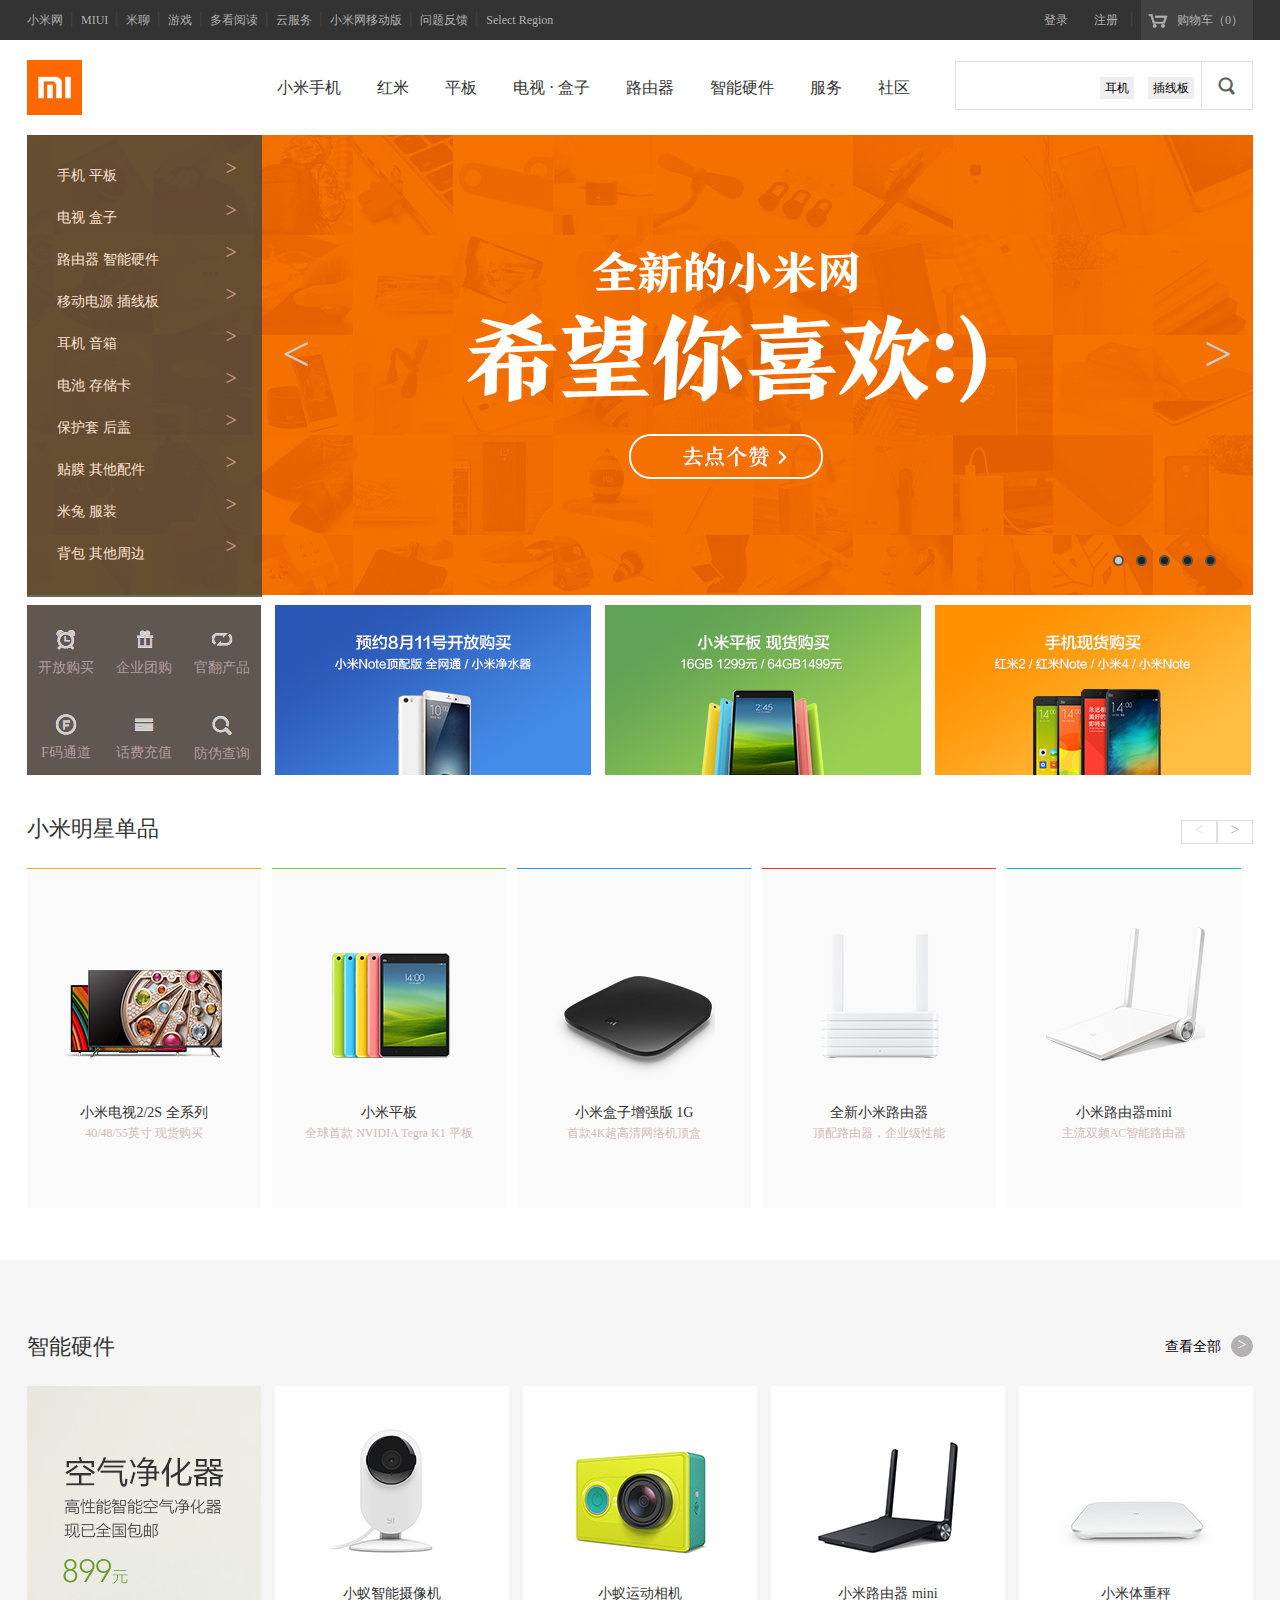
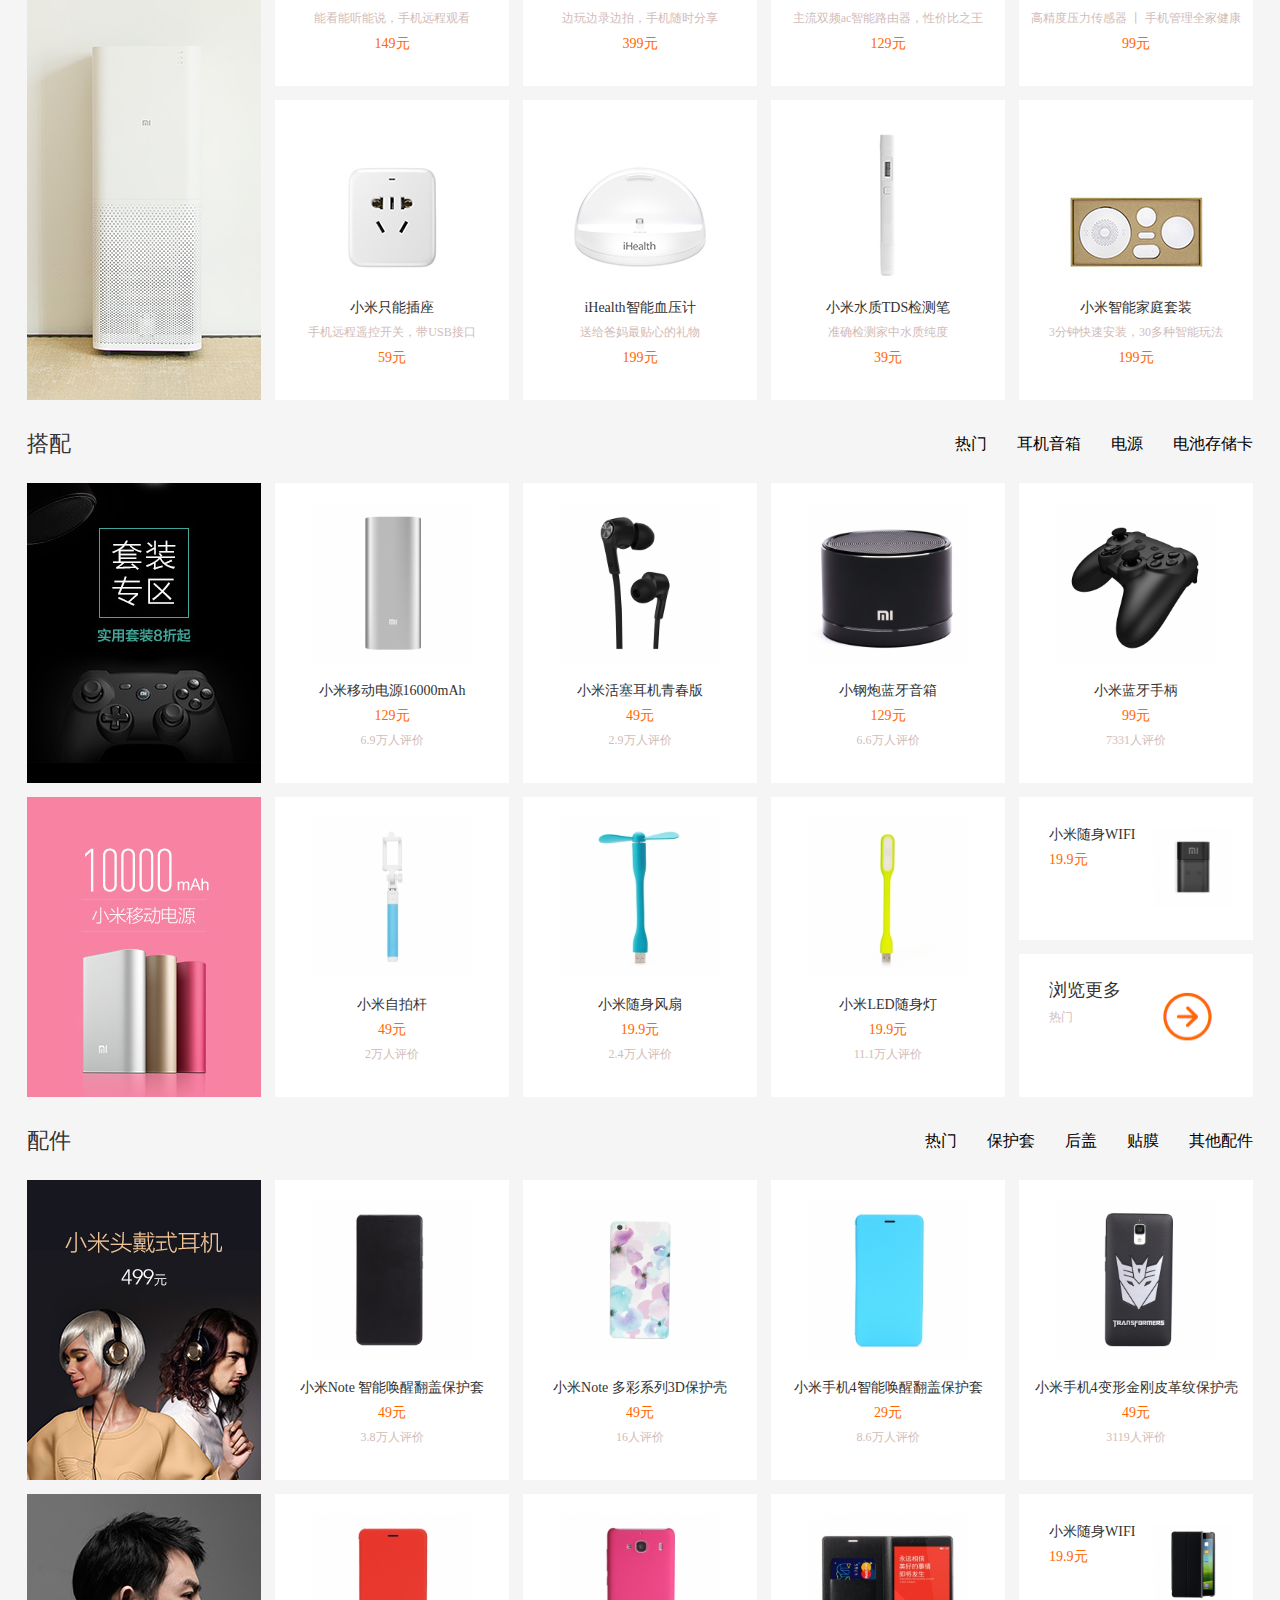
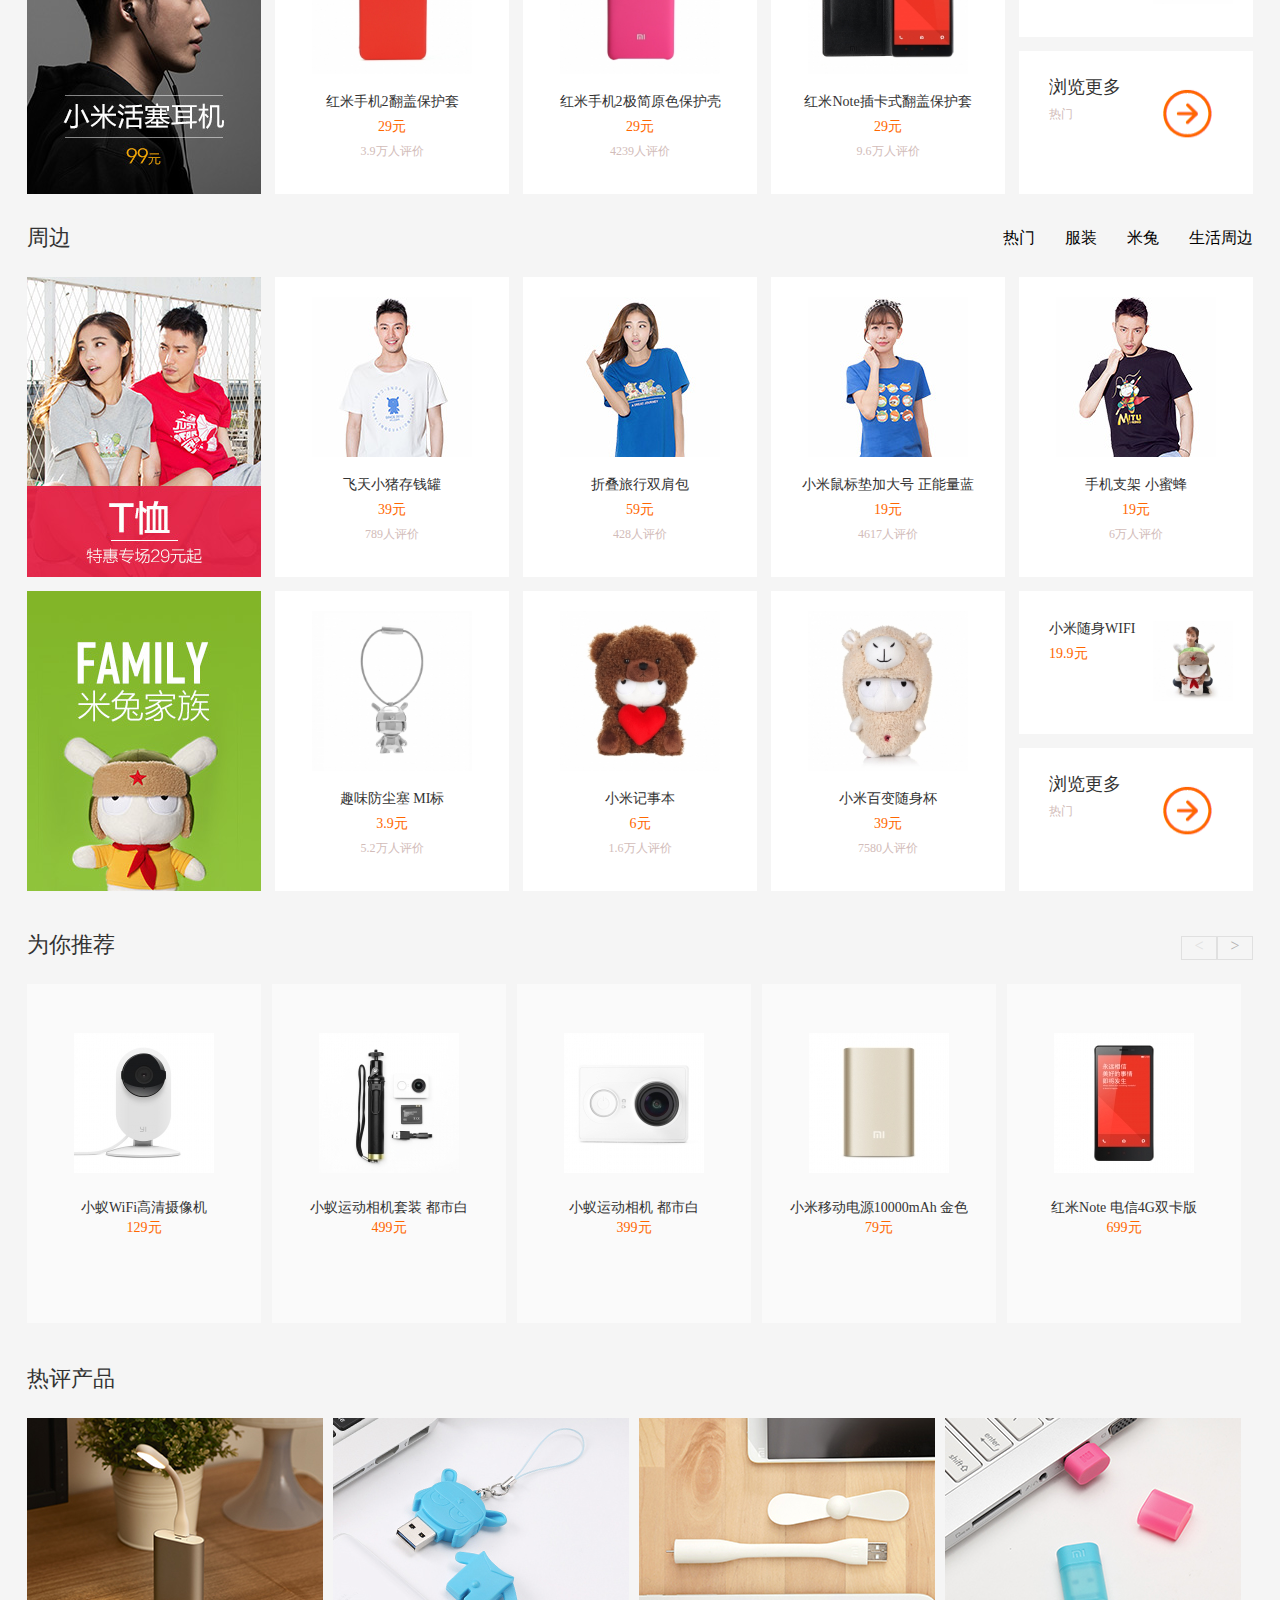
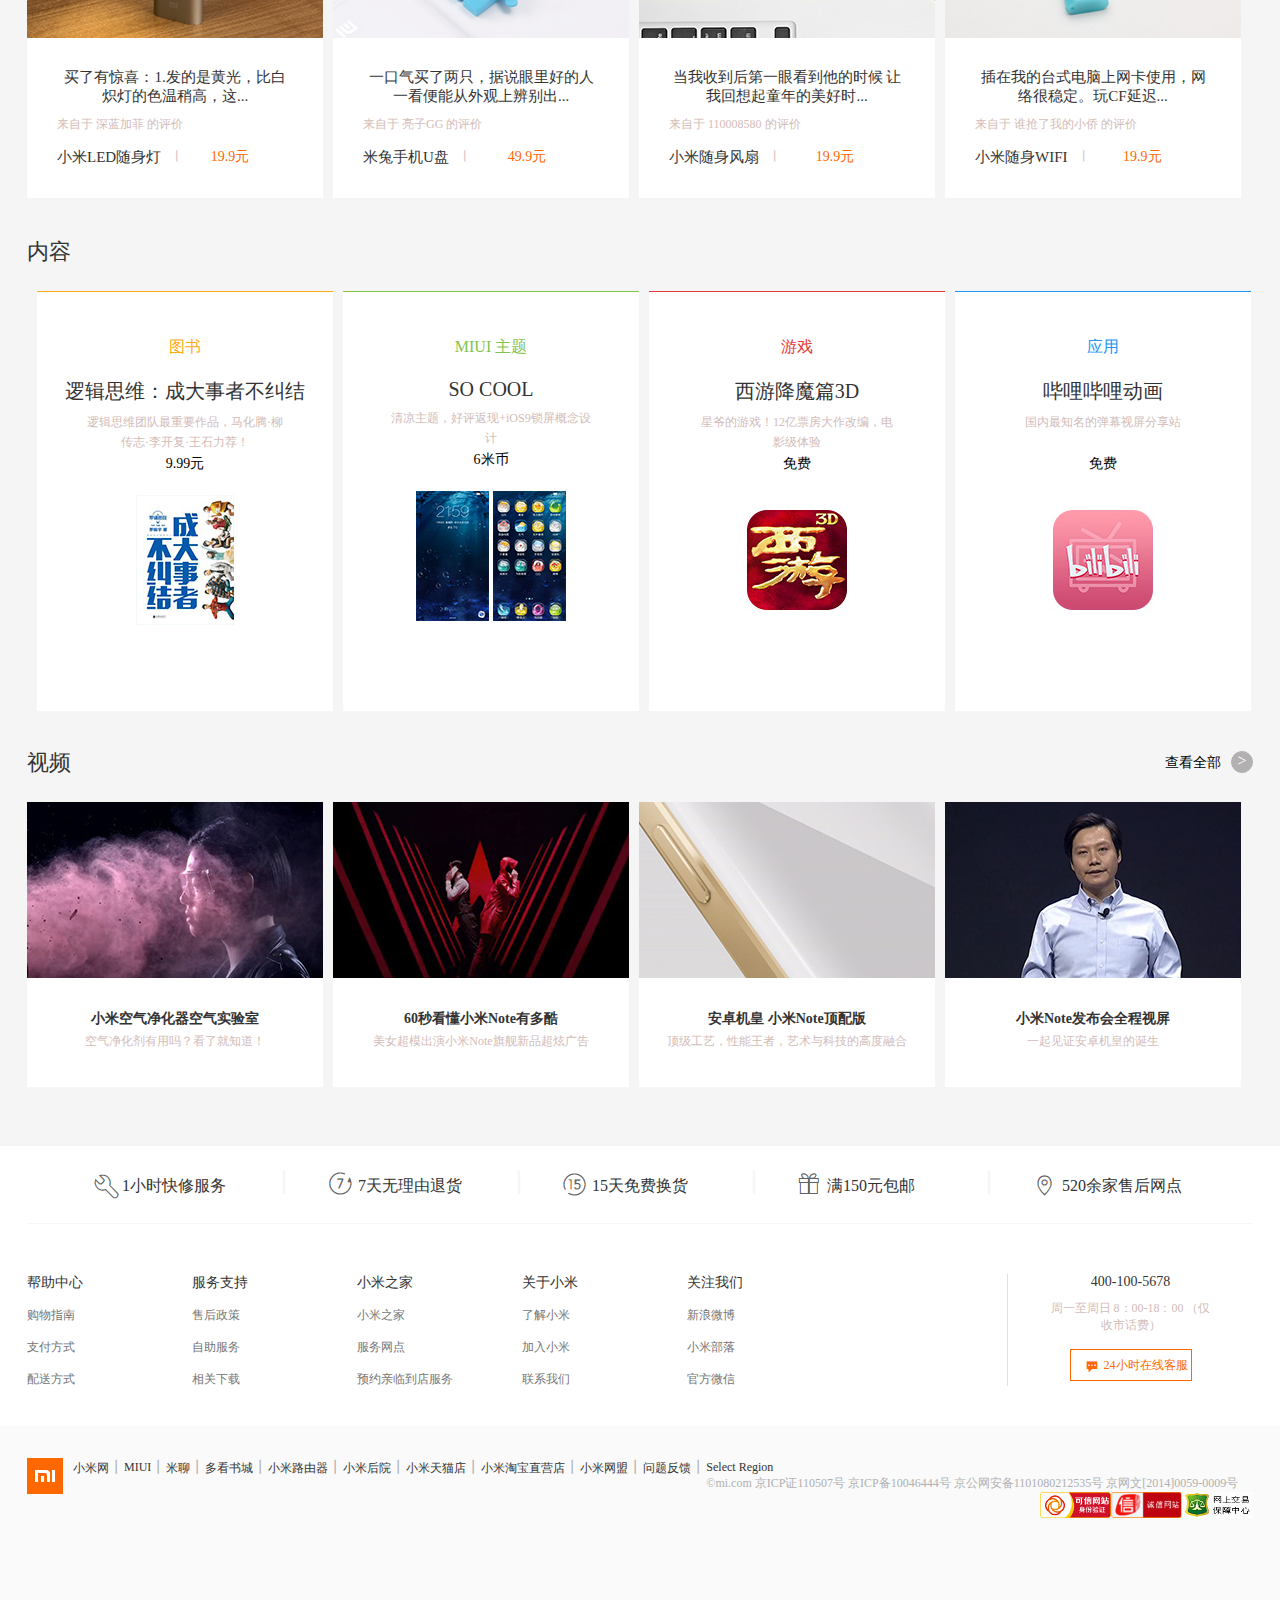
<file: 网站类/xiaomi/index.html>
<html>
<head>
	<title>小米官网</title>
	<meta charset="utf-8"/>
	<link rel="stylesheet" href="./css/xiaomi.css"/>
</head>
<body>
	<!-- ----------头部开始---------- -->
	<div id="header">
		<div class="container head">
			<a href="#">小米网</a>
			<span class="sep">丨</span>
			<a href="#">MIUI</a>
			<span class="sep">丨</span>
			<a href="#">米聊</a>
			<span class="sep">丨</span>
			<a href="#">游戏</a>
			<span class="sep">丨</span>
			<a href="#">多看阅读</a>
			<span class="sep">丨</span>
			<a href="#">云服务</a>
			<span class="sep">丨</span>
			<a href="#">小米网移动版</a>
			<span class="sep">丨</span>
			<a href="#">问题反馈</a>
			<span class="sep">丨</span>
			<a href="#">Select Region</a>
			<div id="car">
				<a id="f-right" href="#">购物车（0）</a>
				<div class="gwimg">
					<img src="./image/1.png"/>
				</div>	
			</div>
			<span class="sep sepr">丨</span>
			<a id="f-right" href="#">注册</a>
			<span class="sep2 sepr">丨</span>
			<a id="f-right" href="#">登录</a>
		</div>
	</div>
		<!-- ----------搜索栏----------- -->
	<div class="container search">
			<img class="logo" src="./image/mi-logo.png"/>
			<a href="#">小米手机</a>
			<a href="#">红米</a>
			<a href="#">平板</a>
			<a href="#">电视 · 盒子</a>
			<a href="#">路由器</a>
			<a href="#">智能硬件</a>
			<a href="#">服务</a>
			<a href="#">社区</a>
			<div id="search">
				<img class="sc" src="./image/2.png"/>
				<div class="scz">插线板</div>
				<div class="scz">耳机</div>
			</div>
	</div>
		<!-- -----------第一大块开始---------- -->
		<!-- /*--------轮播--------*/ -->
	<div id="main">
		<div class="container product">
			<div id="windows">
				<div class="picture"><img src="./image/3.jpg"/></div>
				<div class="picture"><img src="./image/4.jpg"/></div>
				<div class="picture"><img src="./image/5.jpg"/></div>
				<div class="picture"><img src="./image/6.jpg"/></div>
				<div class="picture"><img src="./image/7.jpg"/></div>
				<div id='previous'> < </div>
				<div id='next'> > </div>				
				<div id="sign">
					<div class="item"></div>
					<div class="item"></div>
					<div class="item"></div>
					<div class="item"></div>
					<div class="item"></div>
				</div>
			</div>

			<div id="slidebar">
				<div class="prolist phone">	
					<div class="pro">手机 平板</div>
					<div class="dayu"> > </div>
				</div>
				<div class="prolist">	
					<div class="pro">电视 盒子</div>
					<div class="dayu"> > </div>
				</div>
				<div class="prolist">	
					<div class="pro">路由器 智能硬件</div>
					<div class="dayu"> > </div>
				</div>
				<div class="prolist">	
					<div class="pro">移动电源 插线板</div>
					<div class="dayu"> > </div>
				</div>
				<div class="prolist">	
					<div class="pro">耳机 音箱</div>
					<div class="dayu"> > </div>
				</div>
				<div class="prolist">	
					<div class="pro">电池 存储卡</div>
					<div class="dayu"> > </div>
				</div>
				<div class="prolist">
					<div class="pro">保护套 后盖</div>
					<div class="dayu"> > </div>
				</div>
				<div class="prolist">	
					<div class="pro">贴膜 其他配件</div>
					<div class="dayu"> > </div>
				</div>
				<div class="prolist">
					<div class="pro">米兔 服装</div>
					<div class="dayu"> > </div>
				</div>
				<div class="prolist">	
					<div class="pro">背包 其他周边</div>
					<div class="dayu"> > </div>
				</div>
			</div>
		</div>
		<!-- /*--------buy--------*/ -->
		<div class="container buy">
			<div class="buyguide">
				<div class="a">
					<img src="./image/tb1.png">
					<p>开放购买</p>
				</div>
				<div class="a">
					<img src="./image/tb2.png">
					<p>企业团购</p>
				</div>
				<div class="a">
					<img src="./image/tb3.png">
					<p>官翻产品</p>
				</div>
				<div class="a">
					<img src="./image/tb4.png">
					<p>F码通道</p>
				</div>
				<div class="a">
					<img src="./image/tb5.png">
					<p>话费充值</p>
				</div>
				<div class="a">
					<img src="./image/tb6.png">
					<p>防伪查询</p>
				</div>
			</div>
			<div class="buyphone"><img src="./image/8.jpg"></div>
			<div class="buyphone"><img src="./image/9.jpg"></div>
			<div class="buyphone"><img src="./image/10.jpg"></div>
		</div>
		<!-- --------小米明星产品--------- -->
		<div class="container star">
			<h2>小米明星单品</h2>
			<div class="next yi"> > </div>
			<div class="next"> < </div>
			
		</div>
		
		<div class="container starpro">
			<div class="TV j">
				<img src="./image/star1.jpg"/>
			 	<p>小米电视2/2S 全系列</p>
			 	<h5>40/48/55英寸 现货购买</h5>
			</div>
			<div class="TV f">
				<img src="./image/star2.jpg"/>
				<p>小米平板</p>
			 	<h5>全球首款 NVIDIA Tegra K1 平板</h5>
			</div>
			<div class="TV g">
				<img src="./image/star3.jpg"/>
				<p>小米盒子增强版 1G</p>
			 	<h5>首款4K超高清网络机顶盒</h5>
			</div>
			<div class="TV h">
				<img src="./image/star4.jpg"/>
				<p>全新小米路由器</p>
			 	<h5>顶配路由器，企业级性能</h5>
			</div>
			<div class="TV i">
				<img src="./image/star5.jpg"/>
				<p>小米路由器mini</p>
			 	<h5>主流双频AC智能路由器</h5>
			</div>
		</div>
	</div>	
		<!-- --------第二大块开始-------- -->
		<!-- -----------智能硬件---------- -->
	<div id="maintwo">
		<div class="container cap">
			<h2>智能硬件</h2>
			<div id="look">
				<div id="lookyi"> > </div>
				<h4>查看全部</h4>
			</div>
		</div>
		
		<div class="container zn">
			<div id="air"><img src="./image/air.jpg"/></div>
			<div class="znimg">
				<img src="./image/zn1.jpg"/>
				<p>小蚁智能摄像机</p>
				<h5>能看能听能说，手机远程观看</h5>
				<h4>149元</h4>
			</div>
			<div class="znimg">
				<img src="./image/zn2.jpg"/>
				<p>小蚁运动相机</p>
				<h5>边玩边录边拍，手机随时分享</h5>
				<h4>399元</h4>
			</div>
			<div class="znimg">
				<img src="./image/zn3.jpg"/>
				<p>小米路由器 mini</p>
				<h5>主流双频ac智能路由器，性价比之王</h5>
				<h4>129元</h4>
			</div>
			<div class="znimg">
				<img src="./image/zn4.jpg"/>
				<p>小米体重秤</p>
				<h5>高精度压力传感器 丨 手机管理全家健康</h5>
				<h4>99元</h4>
			</div>
			
			<div class="znimg">
				<img src="./image/zn5.jpg"/>
				<p>小米只能插座</p>
				<h5>手机远程遥控开关，带USB接口</h5>
				<h4>59元</h4>
			</div>
			<div class="znimg">
				<img src="./image/zn6.jpg"/>
				<p>iHealth智能血压计</p>
				<h5>送给爸妈最贴心的礼物</h5>
				<h4>199元</h4>
			</div>
			<div class="znimg">
				<img src="./image/zn7.jpg"/>
				<p>小米水质TDS检测笔</p>
				<h5>准确检测家中水质纯度</h5>
				<h4>39元</h4>
			</div>
			<div class="znimg">
				<img src="./image/zn8.jpg"/>
				<p>小米智能家庭套装</p>
				<h5>3分钟快速安装，30多种智能玩法</h5>
				<h4>199元</h4>
			</div>
		</div>
			<!-- --------------搭配------------ -->
	
		<div class="container dapei">
			<h2>搭配</h2>
			<div class="z">	
				<h4>热门</h4>
				<h4>耳机音箱</h4>
				<h4>电源</h4>
				<h4>电池存储卡</h4>
			</div>
		</div>
		
		<div class="container zn">
			<div class="znimg pad">
				<img src="./image/dp1.jpg"/>
			</div>	
			<div class="znimg">
				<img src="./image/dp2.jpg" width="160" height="160"/>
				<p>小米移动电源16000mAh</p>
				<h4>129元</h4>	
				<h5>6.9万人评价</h5>
				
			</div>	
			<div class="znimg">
				<img src="./image/dp3.jpg" width="160" height="160"/>
				<p>小米活塞耳机青春版</p>
				<h4>49元</h4>
				<h5>2.9万人评价</h5>
			</div>	
			<div class="znimg">
				<img src="./image/dp4.jpg" width="160" height="160"/>
				<p>小钢炮蓝牙音箱</p>
				<h4>129元</h4>
				<h5>6.6万人评价</h5>
			</div>	
			<div class="znimg">
				<img src="./image/dp5.jpg" width="160" height="160"/>
				<p>小米蓝牙手柄</p>
				<h4>99元</h4>
				<h5>7331人评价</h5>
			</div>	
			<div class="znimg pad">
				<img src="./image/dp6.jpg"/>
			</div>	
			<div class="znimg">
				<img src="./image/dp7.jpg" width="160" height="160"/>
				<p>小米自拍杆</p>
				<h4>49元</h4>
				<h5>2万人评价</h5>
			</div>	
			<div class="znimg">
				<img src="./image/dp8.jpg" width="160" height="160"/>
				<p>小米随身风扇</p>
				<h4>19.9元</h4>
				<h5>2.4万人评价</h5>
			</div>	
			<div class="znimg">
				<img src="./image/dp9.jpg" width="160" height="160"/>
				<p>小米LED随身灯</p>
				<h4>19.9元</h4>
				<h5>11.1万人评价</h5>
			</div>
			<div class="other">
				<p>小米随身WIFI</p>
				<h4>19.9元</h4>
				<div class="last">
					<img src="./image/other1.jpg" width="80" height="80"/>
				</div>
			</div>	
			<div class="other ll">
				<p>浏览更多</p>
				<h5>热门</h5>
				<div class="last">	
					<img src="./image/other4.png" width="80" height="80"/>
				</div>
			</div>	

		</div>
			<!-- --------------配件------------ -->		
		<div class="container dapei"> 
			<h2>配件</h2>
			<div class="z" id="y">	
				<h4>热门</h4>
				<h4>保护套</h4>
				<h4>后盖</h4>
				<h4>贴膜</h4>
				<h4>其他配件</h4>
			</div>
		</div>
		
		<div class="container zn">
			<div class="znimg pad">
				<img src="./image/pj1.jpg"/>
			</div>	
			<div class="znimg">
				<img src="./image/pj2.jpg" width="160" height="160"/>
				<p>小米Note 智能唤醒翻盖保护套</p>
				<h4>49元</h4>	
				<h5>3.8万人评价</h5>
			</div>	
			<div class="znimg">
				<img src="./image/pj3.jpg" width="160" height="160"/>
				<p>小米Note 多彩系列3D保护壳</p>
				<h4>49元</h4>	
				<h5>16人评价</h5>
			</div>
			<div class="znimg">
				<img src="./image/pj4.jpg" width="160" height="160"/>
				<p>小米手机4智能唤醒翻盖保护套</p>
				<h4>29元</h4>	
				<h5>8.6万人评价</h5>
			</div>
			<div class="znimg">
				<img src="./image/pj5.jpg" width="160" height="160"/>
				<p>小米手机4变形金刚皮革纹保护壳</p>
				<h4>49元</h4>	
				<h5>3119人评价</h5>
			</div>

			<div class="znimg pad">
				<img src="./image/pj6.jpg"/>
			</div>	
			<div class="znimg">
				<img src="./image/pj7.jpg" width="160" height="160"/>
				<p>红米手机2翻盖保护套</p>
				<h4>29元</h4>	
				<h5>3.9万人评价</h5>
			</div>	
			<div class="znimg">
				<img src="./image/pj8.jpg" width="160" height="160"/>
				<p>红米手机2极简原色保护壳</p>
				<h4>29元</h4>	
				<h5>4239人评价</h5>
			</div>
			<div class="znimg">
				<img src="./image/pj9.jpg" width="160" height="160"/>
				<p>红米Note插卡式翻盖保护套</p>
				<h4>29元</h4>	
				<h5>9.6万人评价</h5>
			</div>
			<div class="other">
				<p>小米随身WIFI</p>
				<h4>19.9元</h4>
				<div class="last">
					<img src="./image/other2.jpg" width="80" height="80"/>
				</div>
			</div>	
			<div class="other ll">
				<p>浏览更多</p>
				<h5>热门</h5>
				<div class="last">	
					<img src="./image/other4.png" width="80" height="80"/>
				</div>
			</div>	
		</div>
			<!-- --------------周边------------ -->		
		
		<div class="container dapei">
			<h2>周边</h2>
			<div class="z" id="x">	
				<h4>热门</h4>
				<h4>服装</h4>
				<h4>米兔</h4>
				<h4>生活周边</h4>
			</div>
		</div>
		<div class="container zn">
			<div class="znimg pad">
				<img src="./image/zb1.jpg"/>
			</div>	
			<div class="znimg">
				<img src="./image/zb2.jpg" width="160" height="160"/>
				<p>飞天小猪存钱罐</p>
				<h4>39元</h4>	
				<h5>789人评价</h5>
			</div>	
			<div class="znimg">
				<img src="./image/zb3.jpg" width="160" height="160"/>
				<p>折叠旅行双肩包</p>
				<h4>59元</h4>	
				<h5>428人评价</h5>
			</div>
			<div class="znimg">
				<img src="./image/zb4.jpg" width="160" height="160"/>
				<p>小米鼠标垫加大号 正能量蓝</p>
				<h4>19元</h4>	
				<h5>4617人评价</h5>
			</div>
			<div class="znimg">
				<img src="./image/zb5.jpg" width="160" height="160"/>
				<p>手机支架 小蜜蜂</p>
				<h4>19元</h4>	
				<h5>6万人评价</h5>
			</div>

			<div class="znimg pad">
				<img src="./image/zb6.jpg"/>
			</div>	
			<div class="znimg">
				<img src="./image/zb7.jpg" width="160" height="160"/>
				<p>趣味防尘塞 MI标</p>
				<h4>3.9元</h4>	
				<h5>5.2万人评价</h5>
			</div>	
			<div class="znimg">
				<img src="./image/zb8.jpg" width="160" height="160"/>
				<p>小米记事本</p>
				<h4>6元</h4>	
				<h5>1.6万人评价</h5>
			</div>
			<div class="znimg">
				<img src="./image/zb9.jpg" width="160" height="160"/>
				<p>小米百变随身杯</p>
				<h4>39元</h4>	
				<h5>7580人评价</h5>
			</div>
			<div class="other">
				<p>小米随身WIFI</p>
				<h4>19.9元</h4>
				<div class="last">
					<img src="./image/other3.jpg" width="80" height="80"/>
				</div>
			</div>	
			<div class="other ll">
				<p>浏览更多</p>
				<h5>热门</h5>
				<div class="last">	
					<img src="./image/other4.png" width="80" height="80"/>
				</div>
			</div>	
		</div> 
          <!-- -----------推荐---------- -->
		<div class="container star">
			<h2>为你推荐</h2>
			<div class="next yi"> > </div>
			<div class="next"> < </div>			
		</div>
		
		<div class="container starpro">
			<div class="TV">
				<img src="./image/tj1.jpg"/>
			 	<p>小蚁WiFi高清摄像机</p>
			 	<h4>129元</h4>
			</div>
			<div class="TV">
				<img src="./image/tj2.jpg"/>
				<p>小蚁运动相机套装 都市白</p>
			 	<h4>499元</h4>
			</div>
			<div class="TV">
				<img src="./image/tj3.jpg"/>
				<p>小蚁运动相机 都市白</p>
			 	<h4>399元</h4>
			</div>
			<div class="TV">
				<img src="./image/tj4.jpg"/>
				<p>小米移动电源10000mAh 金色</p>
			 	<h4>79元</h4>
			</div>
			<div class="TV">
				<img src="./image/tj5.jpg"/>
				<p>红米Note 电信4G双卡版</p>
			 	<h4>699元</h4>
			</div>
		</div>
		<!-- --------热评------- -->
		<div class="container star">
			<h2>热评产品</h2>
		</div>
		<div class="container rp">
			<div class="pop">
				<img src="./image/rp1.jpg"/>
				<h3>买了有惊喜：1.发的是黄光，比白炽灯的色温稍高，这...</h3>
				<h5>来自于 深蓝加菲 的评价</h5>
				<div class="w">
					<h3>小米LED随身灯</h3> 
					<h5> 丨</h5>
					<h4>19.9元</h4>
				</div>
			</div>
			<div class="pop">
				<img src="./image/rp2.jpg"/>
				<h3>一口气买了两只，据说眼里好的人一看便能从外观上辨别出...</h3>
				<h5>来自于 亮子GG 的评价</h5>
				<div class="w">
					<h3>米兔手机U盘</h3> 
					<h5> 丨</h5>
					<h4>49.9元</h4>
				</div>
			</div>
			<div class="pop">
				<img src="./image/rp3.jpg"/>
				<h3>当我收到后第一眼看到他的时候 让我回想起童年的美好时...</h3>
				<h5>来自于 110008580 的评价</h5>
				<div class="w">
					<h3>小米随身风扇</h3> 
					<h5> 丨</h5>
					<h4>19.9元</h4>
				</div>
			</div>
			<div class="pop">
				<img src="./image/rp4.jpg"/>
				<h3>插在我的台式电脑上网卡使用，网络很稳定。玩CF延迟...</h3>
				<h5>来自于 谁抢了我的小侨 的评价</h5>
				<div class="w">
					<h3>小米随身WIFI</h3> 
					<h5> 丨</h5>
					<h4>19.9元</h4>
				</div>
			</div>
		</div>
			<!-- --------------内容------------ -->		

		<div class="container star">
			<h2>内容</h2>
		</div>
		<div class="container cont">
			<div class="v k">
				<span>图书</span>
				<p>逻辑思维：成大事者不纠结</p>
				<div id="boss">
					<h5>逻辑思维团队最重要作品，马化腾·柳传志·李开复·王石力荐！</h5>
				</div>
				<h4>9.99元</h4>
				<img src="./image/cont1.jpg"/>
			</div>
			<div class="v l">
				<span>MIUI 主题</span>
				<p>SO COOL</p>
				<div id="boss">
					<h5>清凉主题，好评返现+iOS9锁屏概念设计</h5>
				</div>
				<h4>6米币</h4>
				<img src="./image/cont2.jpg"/>
			</div>
			<div class="v m">
				<span>游戏</span>
				<p>西游降魔篇3D</p>
				<div id="boss">
					<h5>星爷的游戏！12亿票房大作改编，电影级体验</h5>
				</div>
				<h4>免费</h4>
				<img src="./image/cont3.jpg"/>
			</div>
			<div class="v n">
				<span>应用</span>
				<p>哔哩哔哩动画</p>
				<div id="boss">
					<h5>国内最知名的弹幕视屏分享站</h5>
				</div>
				<h4>免费</h4>
				<img src="./image/cont4.jpg"/>
			</div>
		</div>
			<!-- --------------视频------------ -->		

		<div class="container sp">
			<h2>视频</h2>
			<div id="look">
				<div id="lookyi"> > </div>
				<h4>查看全部</h4>
			</div>
		</div>
		<div class="container movie">
			<div class="mov">
				<img src="./image/mov1.jpg"/>
				<h3>小米空气净化器空气实验室</h3>
				<h5>空气净化剂有用吗？看了就知道！</h5>
			</div>
				<div class="mov">
				<img src="./image/mov2.jpg"/>
				<h3>60秒看懂小米Note有多酷</h3>
				<h5>美女超模出演小米Note旗舰新品超炫广告</h5>
			</div>
				<div class="mov">
				<img src="./image/mov3.jpg"/>
				<h3>安卓机皇 小米Note顶配版</h3>
				<h5>顶级工艺，性能王者，艺术与科技的高度融合</h5>
			</div>
				<div class="mov">
				<img src="./image/mov4.jpg"/>
				<h3>小米Note发布会全程视屏</h3>
				<h5>一起见证安卓机皇的诞生</h5>
			</div>
		</div>
	</div>
			<!-- --------------底部开始------------ -->		

	<div id="footer">
		<div class="container foot">
			<div class="shouhou sh">
				<img src="./image/sh1.png"/>
				<p>1小时快修服务</p>
			</div>
			<span> 丨 </span>
			<div class="shouhou">
				<img src="./image/sh2.png"/>
				<p>7天无理由退货</p>
			</div>
			<span> 丨 </span>
			<div class="shouhou">
				<img src="./image/sh3.png"/>
				<p>15天免费换货</p>
			</div>
			<span> 丨 </span>
			<div class="shouhou">
				<img src="./image/sh4.png"/>
				<p>满150元包邮</p>
			</div>
			<span> 丨 </span>
			<div class="shouhou">
				<img src="./image/sh5.png"/>
				<p>520余家售后网点</p>
			</div>
		</div>
		<div class="container xian"></div>
		<div class="container fuwu">
			<div class="d">
				<p>帮助中心</p>
				<ul>
					<li>购物指南</li>
					<li>支付方式</li>			
					<li>配送方式</li>
				</ul>
			</div>	
			<div class="d">
				<p>服务支持</p>
				<ul>
					<li>售后政策</li>
					<li>自助服务</li>			
					<li>相关下载</li>
				</ul>
			</div>
			<div class="d">
				<p>小米之家</p>
				<ul>
					<li>小米之家</li>
					<li>服务网点</li>			
					<li>预约亲临到店服务</li>
				</ul>
			</div>
			<div class="d">
				<p>关于小米</p>
				<ul>
					<li>了解小米</li>
					<li>加入小米</li>			
					<li>联系我们</li>
				</ul>
			</div>
			<div class="d">
				<p>关注我们</p>
				<ul>
					<li>新浪微博</li>
					<li>小米部落</li>			
					<li>官方微信</li>
				</ul>
			</div>
			<div id="kuanger">
				<p>400-100-5678</p>
				<h5>周一至周日 8：00-18：00  （仅收市话费）</h5>
				<div id="kefu">
					<img src="./image/xiaoxi.png"/>
					<div id="zaixian">
						24小时在线客服
					</div>	
				</div>
			</div>
		</div>
	</div>
			<!-- --------------结尾------------ -->		

	<div id="bottom">
		<div class="container bottom">
			<img src="./image/logo-footer.png"/>
			<ul>
				<li>小米网</li>
				<span>丨</span>
			</ul>
			<ul>
				<li>MIUI</li>
				<span>丨</span>
			</ul>
			<ul>
				<li>米聊</li>
				<span>丨</span>
			</ul>
			<ul>
				<li>多看书城</li>
				<span>丨</span>
			</ul>
			<ul>
				<li>小米路由器</li>
				<span>丨</span>
			</ul>
			<ul>
				<li>小米后院</li>
				<span>丨</span>
			</ul>
			<ul>
				<li>小米天猫店</li>
				<span>丨</span>
			</ul>
			<ul>
				<li>小米淘宝直营店</li>
				<span>丨</span>
			</ul>
			<ul>
				<li>小米网盟</li>
				<span>丨</span>
			</ul>
			<ul>
				<li>问题反馈</li>
				<span>丨</span>
			</ul>
			<ul>
				<li>Select Region</li>
			</ul>
			<p>©mi.com 京ICP证110507号 京ICP备10046444号 京公网安备1101080212535号 京网文[2014]0059-0009号</p>
				<div class="e">	
					<img src="./image/cx3.jpg" width="71" height="26">
				</div>
				<div class="e">	
					<img src="./image/cx2.gif" width="71" height="26">
				</div>
				<div class="e">	
					<img src="./image/cx1.png" width="71" height="26">
				</div>
		</div>
	</div>

	<script type="text/javascript" src="./js/base.js"></script>
</body>
</html>
</file>
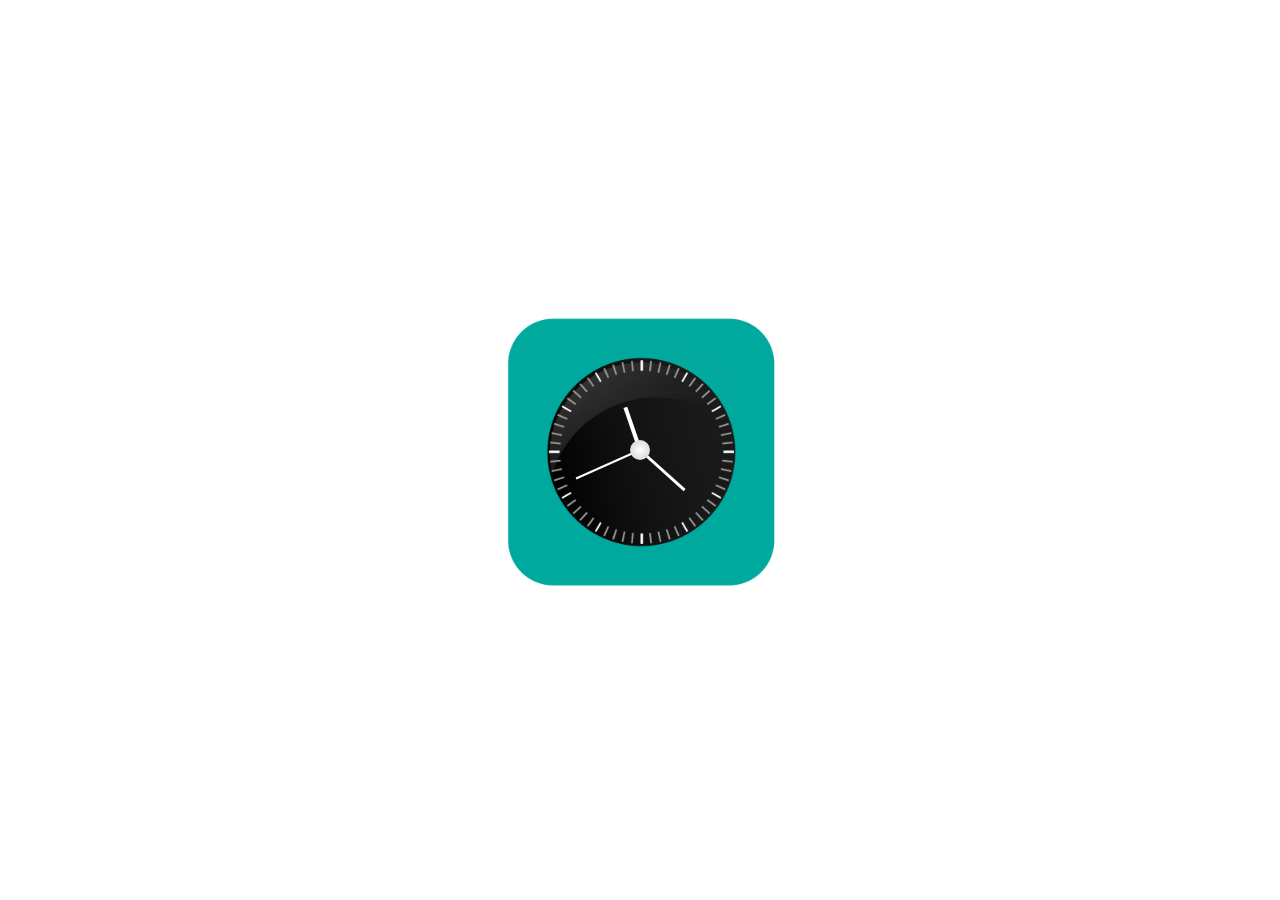
<file: 实用项目/钟表/clock.html>
<!doctype html>
<html lang="en">
<head>
    <meta charset="UTF-8">
    <title>Document</title>
    <link rel="stylesheet" href="css/base.css">
    <script src="js/base.js"></script>
</head>
<body>
    <div class="scene">
       <div class="clock">
            <div class="center"></div>
       </div>
    </div>
</body>
</html>
</file>
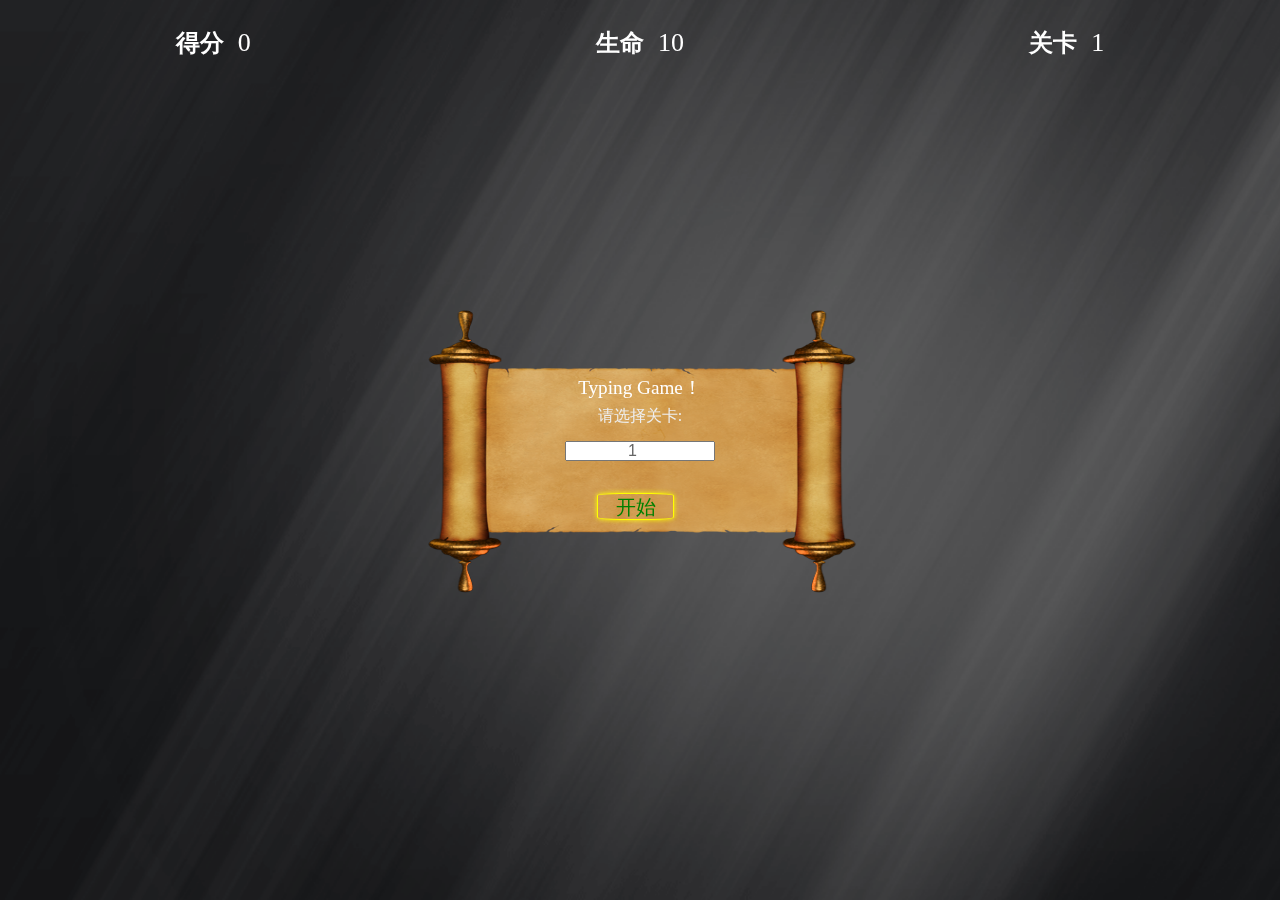
<file: 游戏类/types/game.html>
<!DOCTYPE>
<html lang="en">
<head>
	<meta http-equiv="Content-Type" content="text/html;charset=UTF-8">
	<title>打字游戏</title>
	<script src="game.js"></script>
	<script src="animate.js"></script>
	<script>
		window.onload=function(){
			var startbox=document.getElementsByClassName('start')[0];
			var start=document.getElementById('start');
			var input=document.getElementsByTagName('input')[0];
			//var input=document.getElementsByTagName('input')[0];
			start.onclick=function(){
				animate(startbox,{opacity:0},500,function(){
					startbox.style.display="none";
				});
				var newstep=input.value;
				var obj=new game();
				obj.step=newstep;
				var stepSpan=document.getElementById("stepbox");
				stepSpan.innerHTML=newstep;
				obj.stepNum=(newstep-1)*5+10;
				obj.speed=(newstep-1)+5;
				if(newstep>11){
					newstep=11;
				}
				obj.letterLength=(newstep-1)+4;
				//obj.step=1||input.value;
				setTimeout(function(){
					obj.play();
				},2000)
				
			}
		}
	</script>
	<style>
		html,body{
			width:100%;height:100%;overflow: hidden;
			background:url("img/打字.png");
			background-size:cover ;
			padding: 0;margin: 0;
		}
		.start{
			width: 450px;height: 300px;
			position: fixed;left: 0;top: 0;right: 0;bottom: 0;margin: auto auto;
			background: url(img/打字背景.png) no-repeat 0 0;
			background-size:100% 101%;
			z-index: 100;
		}
		/* .start img{
			width: 150px;height: 150px;
			position: absolute;top: 50px;left: 80px;
		} */
		.select{
			width: 300px;height: 150px;
			position: absolute;left:0;right:0;
			margin: 0 auto;
			top:75px;
		}
		.select span{
			display:block;
			width:100px;height: 30px;
			margin: 0 auto;
			text-align: center;line-height: 30px;
			font-size: 16px;color: #eeeeee;overflow:hidden;
		}
		.select span:nth-of-type(1){
			animation:donghua 2s linear forwards;
		}
		.select span:nth-of-type(2){
			animation:donghua 2s linear 2s forwards;
		}
		@-webkit-keyframes donghua{
			0%{
				width:0;
			}
			100%{
				width:100px;
			}
		}
		.select input{
			display: block;
			width: 150px;height: 20px;
			margin: 10px auto;
			text-align: center;line-height: 30px;
			font-size: 16px;color: #666;
		}
		#start{
			display: block;
			width: 75px;height: 25px;text-decoration: none;color:green;font-size:20px;
			position: absolute;bottom: 80px;left:182px;
			border: 1px solid yellow;
			box-shadow: 0 0 5px yellow;
			text-align: center;
			border-radius: 30%/10%;
		}
		#start:hover{
			box-shadow:  0 0 5px yellow inset;
			background: green;
			color: white;
		}
		.select div{
			color: white;
			text-align: center;font-size: 1.2em;

		}
		.text{
			position: fixed;left: 44%;top: 25%;
		}
		.message{
			height: 80px;width: 100%;position: fixed;top: 0;left: 0;z-index: 999;
		}
		.message div{
			float: left;height: 80px;width: 33.3333%;text-align: center;line-height: 80px;
		}
		.message div img{
			height: 80px;width: 80px;vertical-align: middle;
		}
		.message div span{
			height: 80px;width: auto;margin-left: 10px;color: #fff;color: #fff;font-size: 26px;vertical-align: bottom;
		}
		.message div .si{
			width:0px;display:block;font-size:16px;text-align: center;margin-top:-30px;overflow: hidden;animation:dong linear infinite alternate;
		}
		@-webkit-keyframes dong{
			0%{
				width:0;
			}
			100%{
				width:445px;
			}
		}
		.next{
			width: 450px;
			height: 300px;
			position: fixed;left: 0;top: 0;right: 0;bottom: 0;margin: auto auto;
			background: url(img/打字背景.png) no-repeat 0 0;
			background-size:100% 101%;
			display: none;opacity: 0;
			z-index: 100;
		}
		.next img{
			position: absolute;top: 100px;right: 130px;
		}
		.mes{
			width: 150px;
			height: 100px;
			position: absolute;
			top: 100px;
			left: 165px;
			font-size: 20px;
			color: #381a07;
			font-family: "微软雅黑";
		}
		#go{
			display: block;
			width: 75px;height: 25px;text-decoration: none;color:#eee;
			position: absolute;bottom: 80px;left: 182px;
			border: 1px solid yellow;
			box-shadow: 0 0 5px yellow;
			text-align: center;
			line-height: 25px;
			font-size: 1.2em;
			color:green;
			border-radius: 30%/10%;
		}
		#go:hover{
			box-shadow:  0 0 5px yellow inset;
			background: green;
			color: white;
		}

		.fail{
			width: 450px;height: 300px;
			position: fixed;left: 0;top: 0;right: 0;bottom: 0;margin: auto auto;
			background: url(img/打字背景.png) no-repeat 0 0;
			background-size:100% 101%;
			display: none;opacity: 0;
			z-index: 100;
		}
		.fail img{
			position: absolute;top: 100px;right: 130px;
		}
		.score{
			width: 180px;height: 100px;
			position: absolute;top: 100px;left: 160px;
			font-size: 18px;color: #381a07;font-weight: 500
		}
		#again{
			text-decoration: none;
			display: block;
			width: 75px;height: 25px;
			position: absolute;bottom: 80px;left: 182px;
			border: 1px solid yellow;
			box-shadow: 0 0 5px yellow;
			line-height: 25px;
			text-align: center;
			border-radius: 30%/10%;
		}
		#again:hover{
			box-shadow:  0 0 5px yellow inset;
			background: green;
			color: white;
		}

		.back,.close{
			display: block;
			width: 20px;height: 20px;text-decoration:none;color:#ccbd8d;font-size:30px;font-family:Arial;font-weight:500;
			position: absolute;top: 11px;right: 67px;
		}
		strong{
			color: white;
			font-size: 1.5em;
			position: relative;
			top: 3px;
		}
		.score h2{
			color: red;
			margin-top:0 ;
		}
	</style>
</head>
<body>

	<div class="start">
		<div class="select">
			<div>Typing Game！</div>
			<span>请选择关卡: </span><input type="number" min="1" value="1">
		</div>
		<a href="javascript:;" id="start">开始</a>
	</div>
	<!-- <input type="text" class="text" value="请选择关卡数"> -->
	<div class="message">
		<div>
			<strong>得分</strong>
			<span>0</span>
			<span class="si">都是钱呀</span>
		</div>
		<div>
			<strong>生命</strong>
			<span>10</span></br>
			<span class="si">哎，又快死啦，倒霉！</span>
		</div>
		<div>
			<strong>关卡</strong>
			<span id="stepbox">1</span></br>
			<span class="si">快来追我呀</span>
		</div>
	</div>
	<div class="next">
		<div class="mes">
			下一关: 第&nbsp;<span id="step"></span>&nbsp;关<br><br>
			难度: <span id="difficult"></span>
		</div>
		<a href="javascript:;" id="go">GO!</a>
		<!--<a href="javascript:;" class="close">X</a>-->
	</div>
	<div class="fail">
		<div class="score">
			<h2>gameover！</h2>
			您的得分是: <span id="score"></span>分
		</div>
		<a href="javascript:;" id="again">再来</a>
	</div>
</body>
</html>
</file>
<file: css/response.css>
body,
h1,
h2,
h3,
ul,
li {
  padding: 0;
  margin: 0;
  list-style: none;
}
body {
  overflow-x: hidden;
  transition: all 1s ease;
}
a {
  text-decoration: none;
}
*[text-l] {
  text-align: left;
}
*[text-c] {
  text-align: center;
}
*[text-r] {
  text-align: right;
}
* {
  box-sizing: border-box;
}
@media screen and (max-width: 960px) {
  .container {
    width: 860px;
    margin: 0 auto;
  }
  .container:before,
  .container:after {
    content: "";
    display: block;
  }
  .container:after {
    clear: both;
  }
  .container > .row {
    width: 100%;
  }
  .container > .row:before,
  .container > .row:after {
    content: "";
    display: block;
  }
  .container > .row:after {
    clear: both;
  }
  .container-fluid {
    width: 100%;
  }
  .container-fluid:before,
  .container-fluid:after {
    content: "";
    display: block;
  }
  .container-fluid:after {
    clear: both;
  }
  .container-fluid > .row {
    width: 100%;
  }
  .container-fluid > .row:before,
  .container-fluid > .row:after {
    content: "";
    display: block;
  }
  .container-fluid > .row:after {
    clear: both;
  }
  .container > .row > .col-s-h {
    display: none;
  }
  .container > .row > .col-s-v {
    display: block;
  }
}
.container > .row > .col-s-1 {
  width: 8.33333333%;
  float: left;
}
.container-fluid > .row > .col-s-1 {
  width: 8.33333333%;
  float: left;
}
.container > .row > .col-s-left-1 {
  position: relative;
  left: -8.33333333%;
}
.container > .row > .col-s-right-1 {
  position: relative;
  left: 8.33333333%;
}
.container-fluid > .row > .col-s-left-1 {
  position: relative;
  left: -8.33333333%;
}
.container-fluid > .row > .col-s-right-1 {
  position: relative;
  left: 8.33333333%;
}
.container > .row > .col-s-2 {
  width: 16.66666667%;
  float: left;
}
.container-fluid > .row > .col-s-2 {
  width: 16.66666667%;
  float: left;
}
.container > .row > .col-s-left-2 {
  position: relative;
  left: -16.66666667%;
}
.container > .row > .col-s-right-2 {
  position: relative;
  left: 16.66666667%;
}
.container-fluid > .row > .col-s-left-2 {
  position: relative;
  left: -16.66666667%;
}
.container-fluid > .row > .col-s-right-2 {
  position: relative;
  left: 16.66666667%;
}
.container > .row > .col-s-3 {
  width: 25%;
  float: left;
}
.container-fluid > .row > .col-s-3 {
  width: 25%;
  float: left;
}
.container > .row > .col-s-left-3 {
  position: relative;
  left: -25%;
}
.container > .row > .col-s-right-3 {
  position: relative;
  left: 25%;
}
.container-fluid > .row > .col-s-left-3 {
  position: relative;
  left: -25%;
}
.container-fluid > .row > .col-s-right-3 {
  position: relative;
  left: 25%;
}
.container > .row > .col-s-4 {
  width: 33.33333333%;
  float: left;
}
.container-fluid > .row > .col-s-4 {
  width: 33.33333333%;
  float: left;
}
.container > .row > .col-s-left-4 {
  position: relative;
  left: -33.33333333%;
}
.container > .row > .col-s-right-4 {
  position: relative;
  left: 33.33333333%;
}
.container-fluid > .row > .col-s-left-4 {
  position: relative;
  left: -33.33333333%;
}
.container-fluid > .row > .col-s-right-4 {
  position: relative;
  left: 33.33333333%;
}
.container > .row > .col-s-5 {
  width: 41.66666667%;
  float: left;
}
.container-fluid > .row > .col-s-5 {
  width: 41.66666667%;
  float: left;
}
.container > .row > .col-s-left-5 {
  position: relative;
  left: -41.66666667%;
}
.container > .row > .col-s-right-5 {
  position: relative;
  left: 41.66666667%;
}
.container-fluid > .row > .col-s-left-5 {
  position: relative;
  left: -41.66666667%;
}
.container-fluid > .row > .col-s-right-5 {
  position: relative;
  left: 41.66666667%;
}
.container > .row > .col-s-6 {
  width: 50%;
  float: left;
}
.container-fluid > .row > .col-s-6 {
  width: 50%;
  float: left;
}
.container > .row > .col-s-left-6 {
  position: relative;
  left: -50%;
}
.container > .row > .col-s-right-6 {
  position: relative;
  left: 50%;
}
.container-fluid > .row > .col-s-left-6 {
  position: relative;
  left: -50%;
}
.container-fluid > .row > .col-s-right-6 {
  position: relative;
  left: 50%;
}
.container > .row > .col-s-7 {
  width: 58.33333333%;
  float: left;
}
.container-fluid > .row > .col-s-7 {
  width: 58.33333333%;
  float: left;
}
.container > .row > .col-s-left-7 {
  position: relative;
  left: -58.33333333%;
}
.container > .row > .col-s-right-7 {
  position: relative;
  left: 58.33333333%;
}
.container-fluid > .row > .col-s-left-7 {
  position: relative;
  left: -58.33333333%;
}
.container-fluid > .row > .col-s-right-7 {
  position: relative;
  left: 58.33333333%;
}
.container > .row > .col-s-8 {
  width: 66.66666667%;
  float: left;
}
.container-fluid > .row > .col-s-8 {
  width: 66.66666667%;
  float: left;
}
.container > .row > .col-s-left-8 {
  position: relative;
  left: -66.66666667%;
}
.container > .row > .col-s-right-8 {
  position: relative;
  left: 66.66666667%;
}
.container-fluid > .row > .col-s-left-8 {
  position: relative;
  left: -66.66666667%;
}
.container-fluid > .row > .col-s-right-8 {
  position: relative;
  left: 66.66666667%;
}
.container > .row > .col-s-9 {
  width: 75%;
  float: left;
}
.container-fluid > .row > .col-s-9 {
  width: 75%;
  float: left;
}
.container > .row > .col-s-left-9 {
  position: relative;
  left: -75%;
}
.container > .row > .col-s-right-9 {
  position: relative;
  left: 75%;
}
.container-fluid > .row > .col-s-left-9 {
  position: relative;
  left: -75%;
}
.container-fluid > .row > .col-s-right-9 {
  position: relative;
  left: 75%;
}
.container > .row > .col-s-10 {
  width: 83.33333333%;
  float: left;
}
.container-fluid > .row > .col-s-10 {
  width: 83.33333333%;
  float: left;
}
.container > .row > .col-s-left-10 {
  position: relative;
  left: -83.33333333%;
}
.container > .row > .col-s-right-10 {
  position: relative;
  left: 83.33333333%;
}
.container-fluid > .row > .col-s-left-10 {
  position: relative;
  left: -83.33333333%;
}
.container-fluid > .row > .col-s-right-10 {
  position: relative;
  left: 83.33333333%;
}
.container > .row > .col-s-11 {
  width: 91.66666667%;
  float: left;
}
.container-fluid > .row > .col-s-11 {
  width: 91.66666667%;
  float: left;
}
.container > .row > .col-s-left-11 {
  position: relative;
  left: -91.66666667%;
}
.container > .row > .col-s-right-11 {
  position: relative;
  left: 91.66666667%;
}
.container-fluid > .row > .col-s-left-11 {
  position: relative;
  left: -91.66666667%;
}
.container-fluid > .row > .col-s-right-11 {
  position: relative;
  left: 91.66666667%;
}
.container > .row > .col-s-12 {
  width: 100%;
  float: left;
}
.container-fluid > .row > .col-s-12 {
  width: 100%;
  float: left;
}
.container > .row > .col-s-left-12 {
  position: relative;
  left: -100%;
}
.container > .row > .col-s-right-12 {
  position: relative;
  left: 100%;
}
.container-fluid > .row > .col-s-left-12 {
  position: relative;
  left: -100%;
}
.container-fluid > .row > .col-s-right-12 {
  position: relative;
  left: 100%;
}
@media screen and (max-width: 1100px) and (min-width: 960px) {
  .container {
    width: 860px;
    width: 960px;
    margin: 0 auto;
  }
  .container:before,
  .container:after {
    content: "";
    display: block;
  }
  .container:after {
    clear: both;
  }
  .container > .row {
    width: 100%;
  }
  .container > .row:before,
  .container > .row:after {
    content: "";
    display: block;
  }
  .container > .row:after {
    clear: both;
  }
  .container-fluid {
    width: 100%;
  }
  .container-fluid:before,
  .container-fluid:after {
    content: "";
    display: block;
  }
  .container-fluid:after {
    clear: both;
  }
  .container-fluid > .row {
    width: 100%;
  }
  .container-fluid > .row:before,
  .container-fluid > .row:after {
    content: "";
    display: block;
  }
  .container-fluid > .row:after {
    clear: both;
  }
  .container > .row > .col-m-h {
    display: none;
  }
  .container > .row > .col-m-v {
    display: block;
  }
  .container > .row > .col-m-1 {
    width: 8.33333333%;
    float: left;
  }
  .container-fluid > .row > .col-m-1 {
    width: 8.33333333%;
    float: left;
  }
  .container > .row > .col-m-left-1 {
    position: relative;
    left: -8.33333333%;
  }
  .container > .row > .col-m-right-1 {
    position: relative;
    left: 8.33333333%;
  }
  .container-fluid > .row > .col-m-left-1 {
    position: relative;
    left: -8.33333333%;
  }
  .container-fluid > .row > .col-m-right-1 {
    position: relative;
    left: 8.33333333%;
  }
  .container > .row > .col-m-2 {
    width: 16.66666667%;
    float: left;
  }
  .container-fluid > .row > .col-m-2 {
    width: 16.66666667%;
    float: left;
  }
  .container > .row > .col-m-left-2 {
    position: relative;
    left: -16.66666667%;
  }
  .container > .row > .col-m-right-2 {
    position: relative;
    left: 16.66666667%;
  }
  .container-fluid > .row > .col-m-left-2 {
    position: relative;
    left: -16.66666667%;
  }
  .container-fluid > .row > .col-m-right-2 {
    position: relative;
    left: 16.66666667%;
  }
  .container > .row > .col-m-3 {
    width: 25%;
    float: left;
  }
  .container-fluid > .row > .col-m-3 {
    width: 25%;
    float: left;
  }
  .container > .row > .col-m-left-3 {
    position: relative;
    left: -25%;
  }
  .container > .row > .col-m-right-3 {
    position: relative;
    left: 25%;
  }
  .container-fluid > .row > .col-m-left-3 {
    position: relative;
    left: -25%;
  }
  .container-fluid > .row > .col-m-right-3 {
    position: relative;
    left: 25%;
  }
  .container > .row > .col-m-4 {
    width: 33.33333333%;
    float: left;
  }
  .container-fluid > .row > .col-m-4 {
    width: 33.33333333%;
    float: left;
  }
  .container > .row > .col-m-left-4 {
    position: relative;
    left: -33.33333333%;
  }
  .container > .row > .col-m-right-4 {
    position: relative;
    left: 33.33333333%;
  }
  .container-fluid > .row > .col-m-left-4 {
    position: relative;
    left: -33.33333333%;
  }
  .container-fluid > .row > .col-m-right-4 {
    position: relative;
    left: 33.33333333%;
  }
  .container > .row > .col-m-5 {
    width: 41.66666667%;
    float: left;
  }
  .container-fluid > .row > .col-m-5 {
    width: 41.66666667%;
    float: left;
  }
  .container > .row > .col-m-left-5 {
    position: relative;
    left: -41.66666667%;
  }
  .container > .row > .col-m-right-5 {
    position: relative;
    left: 41.66666667%;
  }
  .container-fluid > .row > .col-m-left-5 {
    position: relative;
    left: -41.66666667%;
  }
  .container-fluid > .row > .col-m-right-5 {
    position: relative;
    left: 41.66666667%;
  }
  .container > .row > .col-m-6 {
    width: 50%;
    float: left;
  }
  .container-fluid > .row > .col-m-6 {
    width: 50%;
    float: left;
  }
  .container > .row > .col-m-left-6 {
    position: relative;
    left: -50%;
  }
  .container > .row > .col-m-right-6 {
    position: relative;
    left: 50%;
  }
  .container-fluid > .row > .col-m-left-6 {
    position: relative;
    left: -50%;
  }
  .container-fluid > .row > .col-m-right-6 {
    position: relative;
    left: 50%;
  }
  .container > .row > .col-m-7 {
    width: 58.33333333%;
    float: left;
  }
  .container-fluid > .row > .col-m-7 {
    width: 58.33333333%;
    float: left;
  }
  .container > .row > .col-m-left-7 {
    position: relative;
    left: -58.33333333%;
  }
  .container > .row > .col-m-right-7 {
    position: relative;
    left: 58.33333333%;
  }
  .container-fluid > .row > .col-m-left-7 {
    position: relative;
    left: -58.33333333%;
  }
  .container-fluid > .row > .col-m-right-7 {
    position: relative;
    left: 58.33333333%;
  }
  .container > .row > .col-m-8 {
    width: 66.66666667%;
    float: left;
  }
  .container-fluid > .row > .col-m-8 {
    width: 66.66666667%;
    float: left;
  }
  .container > .row > .col-m-left-8 {
    position: relative;
    left: -66.66666667%;
  }
  .container > .row > .col-m-right-8 {
    position: relative;
    left: 66.66666667%;
  }
  .container-fluid > .row > .col-m-left-8 {
    position: relative;
    left: -66.66666667%;
  }
  .container-fluid > .row > .col-m-right-8 {
    position: relative;
    left: 66.66666667%;
  }
  .container > .row > .col-m-9 {
    width: 75%;
    float: left;
  }
  .container-fluid > .row > .col-m-9 {
    width: 75%;
    float: left;
  }
  .container > .row > .col-m-left-9 {
    position: relative;
    left: -75%;
  }
  .container > .row > .col-m-right-9 {
    position: relative;
    left: 75%;
  }
  .container-fluid > .row > .col-m-left-9 {
    position: relative;
    left: -75%;
  }
  .container-fluid > .row > .col-m-right-9 {
    position: relative;
    left: 75%;
  }
  .container > .row > .col-m-10 {
    width: 83.33333333%;
    float: left;
  }
  .container-fluid > .row > .col-m-10 {
    width: 83.33333333%;
    float: left;
  }
  .container > .row > .col-m-left-10 {
    position: relative;
    left: -83.33333333%;
  }
  .container > .row > .col-m-right-10 {
    position: relative;
    left: 83.33333333%;
  }
  .container-fluid > .row > .col-m-left-10 {
    position: relative;
    left: -83.33333333%;
  }
  .container-fluid > .row > .col-m-right-10 {
    position: relative;
    left: 83.33333333%;
  }
  .container > .row > .col-m-11 {
    width: 91.66666667%;
    float: left;
  }
  .container-fluid > .row > .col-m-11 {
    width: 91.66666667%;
    float: left;
  }
  .container > .row > .col-m-left-11 {
    position: relative;
    left: -91.66666667%;
  }
  .container > .row > .col-m-right-11 {
    position: relative;
    left: 91.66666667%;
  }
  .container-fluid > .row > .col-m-left-11 {
    position: relative;
    left: -91.66666667%;
  }
  .container-fluid > .row > .col-m-right-11 {
    position: relative;
    left: 91.66666667%;
  }
  .container > .row > .col-m-12 {
    width: 100%;
    float: left;
  }
  .container-fluid > .row > .col-m-12 {
    width: 100%;
    float: left;
  }
  .container > .row > .col-m-left-12 {
    position: relative;
    left: -100%;
  }
  .container > .row > .col-m-right-12 {
    position: relative;
    left: 100%;
  }
  .container-fluid > .row > .col-m-left-12 {
    position: relative;
    left: -100%;
  }
  .container-fluid > .row > .col-m-right-12 {
    position: relative;
    left: 100%;
  }
}
@media screen and (min-width: 1100px) {
  .container {
    width: 860px;
    width: 1100px;
    margin: 0 auto;
  }
  .container:before,
  .container:after {
    content: "";
    display: block;
  }
  .container:after {
    clear: both;
  }
  .container > .row {
    width: 100%;
  }
  .container > .row:before,
  .container > .row:after {
    content: "";
    display: block;
  }
  .container > .row:after {
    clear: both;
  }
  .container-fluid {
    width: 100%;
  }
  .container-fluid:before,
  .container-fluid:after {
    content: "";
    display: block;
  }
  .container-fluid:after {
    clear: both;
  }
  .container-fluid > .row {
    width: 100%;
  }
  .container-fluid > .row:before,
  .container-fluid > .row:after {
    content: "";
    display: block;
  }
  .container-fluid > .row:after {
    clear: both;
  }
  .container > .row > .col-l-h {
    display: none;
  }
  .container > .row > .col-l-v {
    display: block;
  }
  .container > .row > .col-l-1 {
    width: 8.33333333%;
    float: left;
  }
  .container-fluid > .row > .col-l-1 {
    width: 8.33333333%;
    float: left;
  }
  .container > .row > .col-l-left-1 {
    position: relative;
    left: -8.33333333%;
  }
  .container > .row > .col-l-right-1 {
    position: relative;
    left: 8.33333333%;
  }
  .container-fluid > .row > .col-l-left-1 {
    position: relative;
    left: -8.33333333%;
  }
  .container-fluid > .row > .col-l-right-1 {
    position: relative;
    left: 8.33333333%;
  }
  .container > .row > .col-l-2 {
    width: 16.66666667%;
    float: left;
  }
  .container-fluid > .row > .col-l-2 {
    width: 16.66666667%;
    float: left;
  }
  .container > .row > .col-l-left-2 {
    position: relative;
    left: -16.66666667%;
  }
  .container > .row > .col-l-right-2 {
    position: relative;
    left: 16.66666667%;
  }
  .container-fluid > .row > .col-l-left-2 {
    position: relative;
    left: -16.66666667%;
  }
  .container-fluid > .row > .col-l-right-2 {
    position: relative;
    left: 16.66666667%;
  }
  .container > .row > .col-l-3 {
    width: 25%;
    float: left;
  }
  .container-fluid > .row > .col-l-3 {
    width: 25%;
    float: left;
  }
  .container > .row > .col-l-left-3 {
    position: relative;
    left: -25%;
  }
  .container > .row > .col-l-right-3 {
    position: relative;
    left: 25%;
  }
  .container-fluid > .row > .col-l-left-3 {
    position: relative;
    left: -25%;
  }
  .container-fluid > .row > .col-l-right-3 {
    position: relative;
    left: 25%;
  }
  .container > .row > .col-l-4 {
    width: 33.33333333%;
    float: left;
  }
  .container-fluid > .row > .col-l-4 {
    width: 33.33333333%;
    float: left;
  }
  .container > .row > .col-l-left-4 {
    position: relative;
    left: -33.33333333%;
  }
  .container > .row > .col-l-right-4 {
    position: relative;
    left: 33.33333333%;
  }
  .container-fluid > .row > .col-l-left-4 {
    position: relative;
    left: -33.33333333%;
  }
  .container-fluid > .row > .col-l-right-4 {
    position: relative;
    left: 33.33333333%;
  }
  .container > .row > .col-l-5 {
    width: 41.66666667%;
    float: left;
  }
  .container-fluid > .row > .col-l-5 {
    width: 41.66666667%;
    float: left;
  }
  .container > .row > .col-l-left-5 {
    position: relative;
    left: -41.66666667%;
  }
  .container > .row > .col-l-right-5 {
    position: relative;
    left: 41.66666667%;
  }
  .container-fluid > .row > .col-l-left-5 {
    position: relative;
    left: -41.66666667%;
  }
  .container-fluid > .row > .col-l-right-5 {
    position: relative;
    left: 41.66666667%;
  }
  .container > .row > .col-l-6 {
    width: 50%;
    float: left;
  }
  .container-fluid > .row > .col-l-6 {
    width: 50%;
    float: left;
  }
  .container > .row > .col-l-left-6 {
    position: relative;
    left: -50%;
  }
  .container > .row > .col-l-right-6 {
    position: relative;
    left: 50%;
  }
  .container-fluid > .row > .col-l-left-6 {
    position: relative;
    left: -50%;
  }
  .container-fluid > .row > .col-l-right-6 {
    position: relative;
    left: 50%;
  }
  .container > .row > .col-l-7 {
    width: 58.33333333%;
    float: left;
  }
  .container-fluid > .row > .col-l-7 {
    width: 58.33333333%;
    float: left;
  }
  .container > .row > .col-l-left-7 {
    position: relative;
    left: -58.33333333%;
  }
  .container > .row > .col-l-right-7 {
    position: relative;
    left: 58.33333333%;
  }
  .container-fluid > .row > .col-l-left-7 {
    position: relative;
    left: -58.33333333%;
  }
  .container-fluid > .row > .col-l-right-7 {
    position: relative;
    left: 58.33333333%;
  }
  .container > .row > .col-l-8 {
    width: 66.66666667%;
    float: left;
  }
  .container-fluid > .row > .col-l-8 {
    width: 66.66666667%;
    float: left;
  }
  .container > .row > .col-l-left-8 {
    position: relative;
    left: -66.66666667%;
  }
  .container > .row > .col-l-right-8 {
    position: relative;
    left: 66.66666667%;
  }
  .container-fluid > .row > .col-l-left-8 {
    position: relative;
    left: -66.66666667%;
  }
  .container-fluid > .row > .col-l-right-8 {
    position: relative;
    left: 66.66666667%;
  }
  .container > .row > .col-l-9 {
    width: 75%;
    float: left;
  }
  .container-fluid > .row > .col-l-9 {
    width: 75%;
    float: left;
  }
  .container > .row > .col-l-left-9 {
    position: relative;
    left: -75%;
  }
  .container > .row > .col-l-right-9 {
    position: relative;
    left: 75%;
  }
  .container-fluid > .row > .col-l-left-9 {
    position: relative;
    left: -75%;
  }
  .container-fluid > .row > .col-l-right-9 {
    position: relative;
    left: 75%;
  }
  .container > .row > .col-l-10 {
    width: 83.33333333%;
    float: left;
  }
  .container-fluid > .row > .col-l-10 {
    width: 83.33333333%;
    float: left;
  }
  .container > .row > .col-l-left-10 {
    position: relative;
    left: -83.33333333%;
  }
  .container > .row > .col-l-right-10 {
    position: relative;
    left: 83.33333333%;
  }
  .container-fluid > .row > .col-l-left-10 {
    position: relative;
    left: -83.33333333%;
  }
  .container-fluid > .row > .col-l-right-10 {
    position: relative;
    left: 83.33333333%;
  }
  .container > .row > .col-l-11 {
    width: 91.66666667%;
    float: left;
  }
  .container-fluid > .row > .col-l-11 {
    width: 91.66666667%;
    float: left;
  }
  .container > .row > .col-l-left-11 {
    position: relative;
    left: -91.66666667%;
  }
  .container > .row > .col-l-right-11 {
    position: relative;
    left: 91.66666667%;
  }
  .container-fluid > .row > .col-l-left-11 {
    position: relative;
    left: -91.66666667%;
  }
  .container-fluid > .row > .col-l-right-11 {
    position: relative;
    left: 91.66666667%;
  }
  .container > .row > .col-l-12 {
    width: 100%;
    float: left;
  }
  .container-fluid > .row > .col-l-12 {
    width: 100%;
    float: left;
  }
  .container > .row > .col-l-left-12 {
    position: relative;
    left: -100%;
  }
  .container > .row > .col-l-right-12 {
    position: relative;
    left: 100%;
  }
  .container-fluid > .row > .col-l-left-12 {
    position: relative;
    left: -100%;
  }
  .container-fluid > .row > .col-l-right-12 {
    position: relative;
    left: 100%;
  }
}
</file>
<file: css/font.css>
@font-face {
  font-family: 'demo';
  src: url('../font/iconfont.eot');
  /* IE9*/
  src: url('../font/iconfont.eot?#iefix') format('embedded-opentype'), /* IE6-IE8 */ url('../font/iconfont.woff') format('woff'), /* chrome、firefox */ url('../font/iconfont.ttf') format('truetype'), /* chrome、firefox、opera、Safari, Android, iOS 4.2+*/ url('../font/iconfont.svg#iconfont') format('svg');
  /* iOS 4.1- */
}
*[data-role=Tobottom]:before {
  display: block;
  font-family: demo;
  content: "\e716";
}
*[data-role=Menu]:before {
  display: block;
  font-family: demo;
  content: "\e625";
}
*[data-role=Info]:before {
  display: block;
  font-family: demo;
  content: "\f00a0";
}
*[data-role=School]:before {
  display: block;
  font-family: demo;
  content: "\e603";
}
*[data-role=Love]:before {
  display: block;
  font-family: demo;
  content: "\e630";
}
*[data-role=Phone]:before {
  display: block;
  font-family: demo;
  content: "\f0063";
}
*[data-role=Close]:before {
  display: block;
  font-family: demo;
  content: "\e6b7";
}
*[data-role=Telphone]:before {
  display: block;
  font-family: demo;
  content: "\e610";
}
*[data-role=QQ]:before {
  display: block;
  font-family: demo;
  content: "\e627";
}
*[data-role=Weixin]:before {
  display: block;
  font-family: demo;
  content: "\e659";
}
*[data-role=Youxiang]:before {
  display: block;
  font-family: demo;
  content: "\e628";
}
</file>
<file: css/personal.css>
.topimg{
    position: fixed;
    width: 100%;
    background: url(../image/bg.jpg) no-repeat;
    background-size: cover;
    background-attachment: fixed;
    background-position: 50% -50px;
}
.Tobottom{
    position: absolute;
    left:0;
    right:0;
    margin:0 auto;
    bottom:-130px;
    font-size: 2em;
    color: #8c8c8c;
    cursor: pointer;
    transition: all 1s ease;
}
.Tobottom:hover{
    transform: scale(1.1);
    color: #ccc;
}
.font{
    position: relative;
    left: 0;
    right:0;
    margin:0 auto;
    text-align: center;
    color: white;
}
.main{
    width: 100%;
    background: white;
    position: absolute;
    z-index: 111;
    transition: all 1s ease;
}
header{
    width: 100%;
    height:70px;
    background: #2B2C30;
    position:relative;
    z-index: 888;
    top:0;
    left: 0;
}
.logo{
    width: 30%;
    height: 100%;
    float: left;
}
.nav1{
    display: none;
    width: 70%;
    height: 100%;
    float: right;
    text-align: center;
    line-height: 70px;
}
.nav1 .row>[class*=col]{
    color: white;
    font-weight: bold;
}
.nav1 .row>[class*=col]:hover{
    cursor: pointer;
    color: #6CB670;
    background: #2f3238;
}
.nav2{
    float: right;
    width: 70%;
    height: 100%;
    text-align: right;
    padding-right:10%;
    line-height: 70px;
    color: white;
    font-size: 2em;
}
.font img{
    width: 250px;
    height:100px;
}
.font h2{
    font-family: Helvetica;
    font-size: 1.5em;
    font-weight: normal;
}
.title{
    font-size: 1.5em;
    font-weight: 300;
    text-align: center;
    overflow: hidden;
    margin-bottom: 50px;
    line-height: 1.1;
    font-family: Helvetica;
    font-weight: lighter;
}
.title:before{
    margin-right: -55%;
    content: "";
    background: #ccc;
    display: inline-block;
    height: 1px;
    position: relative;
    width: 25%;
    vertical-align: middle;
}
.title:after{
    margin-left: -55%;
    content: "";
    background: #ccc;
    display: inline-block;
    height: 1px;
    position: relative;
    width: 25%;
    vertical-align: middle;
}

.son3.top{
    background: transparent;
}
.boxF{
    width: 433px;
    height: 500px;
    overflow: hidden;
}
/*#design .container{*/
    /*width: 100%;*/
/*}*/
.son1,.son4{
    /*height: 267px;*/
    margin: 5px auto;
    /*background: pink;*/
}
.sun1 img{
    width: 100%;
    position: relative;
    height: 100%;
}
.sun4 img{
    width: 100%;
    position: relative;
    height: 100%;
}
.sun1,.sun4{
    width: 534px;
    height: 400px;
    margin: 0 auto;
    overflow: hidden;
    border: 1px solid white;
    box-shadow: 0 0 4px black;
}
.infos{
    font-size: 1.5em;
}
.mask2 h2{
    font-size: 2em;
}
.look{
    width: 70px;
    height:50px;
    line-height: 50px;
    border-radius: 8px;
}
.look:hover{
    width: 120px;
    height: 70px;
    line-height: 70px;
    box-shadow: 0 0 7px yellow;
    border: 2px solid white;
    border-radius: 12px;
    font-size: 2em;
}
.look a{
    font-size: 1.5em;
    color: white;
}
@media screen and (min-width:960px){
    .font img{
        width: 375px;
        height:150px;
    }
    .font h2{
        font-family: Helvetica;
        font-size: 2.5em;
        font-weight: normal;
    }
    .Tobottom{
        font-size: 2.5em;
    }
    .title{
        font-size: 2em;
    }
    .sun1,.sun4{
        width: 356px;
        height: 267px;
    }
    .son3.left{
        margin-left: 17%;
    }
    .son3.top{
        background: transparent;
        position: relative;
        top:-70px;
    }
    .boxF{
        width: 250px;
        height: 300px;
        overflow: hidden;
    }
    .infos{
        font-size: 1em;
    }
    .mask2 h2{
        font-size: 1.5em;
    }
    .look{
        width: 50px;
        height:30px;
        line-height: 30px;
        border-radius: 5px;
    }
    .look:hover{
        width: 70px;
        height: 40px;
        line-height: 35px;
        box-shadow: 0 0 5px yellow;
        border: 2px solid white;
        border-radius: 7px;
        font-size: 1.5em;
    }
    .look a{
        font-size: 1em;
    }
}
@media screen and (min-width:1100px){
    .font img{
        width:500px;
        height:200px;
    }
    .font h2{
        font-family: Helvetica;
        font-size: 3.5em;
        font-weight: normal;
    }
    .Tobottom{
        font-size: 3em;
    }
    .title{
        font-size: 2.5em;
    }
    .sun1,.sun4{
        width: 356px;
        height: 267px;
    }
    .son3.left{
        margin-left: 17%;
    }
    .son3.top{
        background: transparent;
        position: relative;
        top:-50px;
    }
    .boxF{
        width: 280px;
        height: 320px;
        overflow: hidden;
    }
    .infos{
        font-size: 1em;
    }
    .mask2 h2{
        font-size: 1.5em;
    }
    .look{
        width: 50px;
        height:30px;
        line-height: 30px;
        border-radius: 5px;
    }
    /*.look:hover{*/
        /*width: 70px;*/
        /*height: 40px;*/
        /*line-height: 35px;*/
        /*box-shadow: 0 0 5px yellow;*/
        /*border: 2px solid white;*/
        /*border-radius: 7px;*/
        /*font-size: 1.5em;*/
    /*}*/
    .look a{
        font-size: 1em;
    }
}
.nav-right{
    width: 200px;
    float: right;
    position: relative;
    top: 70px;
    right: -34px;
    display: none;
}

.nav-right li {
    cursor: pointer;
    width: 100%;
    height: 40px;
    margin-top: 2px;
    background: #c2ccd1;
    font-size: 20px;
    text-align: center;
    line-height: 40px;
}
.nav-right li:hover{
    color: #0000aa;
}
.navbar{
    float: right;
}
section{
    margin: 80px 0 40px 0;
    width: 100%;
    background: white;
    /*height: 500px;*/
}
.container{
    /*background: #eee;*/
}
.resume{
    height: 275px;
}
.information{
    width: 246px;
    margin: 0 auto;
}
.son{
    height: 275px;
    padding:0 12px;
    border:1px solid white;
    box-shadow: 0 0 7px black inset;
    border-radius: 50%;

}

.sun{
    height: 250px;
    width: 250px;
    margin:12px auto;
    border:2px solid white;
    box-shadow: 0 0 7px yellow inset;
    border-radius: 50%;
    text-align: center;
    overflow: hidden;
    transition: all 1s linear;
    cursor: pointer;
}
.son:hover .sun{
    transform: rotateY(180deg);
}
/*.son:hover .information{*/
    /*!*background:#2f3238 ;*!*/
    /*animation: ddd 0.5s linear 0.5s 1 forwards;*/
/*}*/
/*@keyframes ddd {*/
    /*0%{background:#2f3238}*/
    /*100%{background:#2f3238}*/
/*}*/
.sun .iconfont{
    width: 50px;
    height: 50px;
    /*background: #ccc;*/
    font-size: 3em;
    margin: 20px auto;
    color: red;
}
.sun h2,h3{
    margin-top:3px;
}
.like{
    padding:0 35px ;
}
/*.zhezhao{*/
    /*width: 100%;*/
    /*height: 100%;*/
    /*position: relative;*/
    /*top:-192px;*/
    /*border-radius: 50%;*/
    /*background: #ccc;*/
    /*opacity: 0.8;*/
/*}*/

.show{
    position: relative;
    top:-3px;
    height: 50px;
    background: #000000;
    color: white;
    font-weight: bold;

}
.showinfo{
    width: 50%;
    height: 100%;
    text-align: center;
    line-height: 50px;
    float: left;
}
.find{
    width: 50%;
    height:100%;
    float: left;
    text-align: center;
    line-height: 50px;
}
.find span{
    border: 1px solid white;
    padding: 7px;
    background: black;
    cursor: pointer;
}
.find span:hover{
    background: white;
    color: black;
}
.show-picture{
    width: 300px;
    height:200px;
    position: fixed;
    background: url(../image/bg.png);
    background-size:cover;
    top: 0;
    left:0;
    right:0;
    bottom:0;
    margin: auto;
    z-index: 889;
    display: none;
}
.show-picture img{
    position: absolute;
    width: 100%;
    height: 100%;
}
.bigMask{
    position: fixed;
    top: 0;
    left: 0;
    right:0;
    bottom:0;
    margin: auto;
    background: #000;
    opacity: 0.7;
    width: 300px;
    height: 200px;
    display: none;
    z-index: 888;

}
.pre{
    width: 100px;
    height:100px;
    text-align: center;
    line-height: 100px;
    font-size: 5em;
    font-weight: bolder;
    position: absolute;
    left:-100px;
    top: 40%;
    color: white;
    cursor: pointer;
}
.next{
    width: 100px;
    height:100px;
    text-align: center;
    line-height: 100px;
    font-size: 5em;
    font-weight: bolder;
    position: absolute;
    right:-100px;
    color: white;
    top:40%;
    cursor: pointer;
}
.close{
    width: 40px;
    height:40px;
    position: absolute;
    right:-40px;
    color: red;
    font-size: 40px;
    /*background: red;*/
}
.site{
    overflow: hidden;
    width: 80%;
    margin: 0 auto;
    position: relative;
}
.sites{
    width: 400%;
    height:100%;
}
.son2{
    width: 25%;
    height:100%;
    float: left;
}
.son2 img{
    width: 100%;
    height:100%;
}
.mask{
    width: 100%;
    height:100%;
    position: absolute;
    top: 0;
    left: 0;
    background: black;
    opacity: 0;
    /*display: none;*/
}
.clickme{
    width: 200px;
    height:50px;
    position: absolute;
    top: 20%;
    left: 0;
    right: 0;
    margin:0 auto;
    border: 1px solid white;
    color: white;
    text-align: center;
    line-height: 50px;
    font-weight: bold;
    font-size: 2em;
    cursor: pointer;
}
/*.clickme:hover{*/
    /*color: #fcab2b;*/
/*}*/
.clickme a{
    color: white;
}
.clickme a:hover{
    color: #fcab2b;
}
.info{
    width: 400px;
    height: 180px;
    position: absolute;
    top:45%;
    left: 0;
    right:0;
    margin: 0 auto;
    border: 1px solid white;
    color: white;
    display: none;
    font-size: 20px;
}
.game{

}
.son3{
    /*background: white;*/
    padding-top: 10px;

    /*border-radius: 50%;*/
}
/*.son3:hover{*/
    /*animation:aaa 1s 1;*/
/*}*/
/*@keyframes aaa {*/
    /*100%{transform: rotate(360deg)}*/
/*}*/
/*.six{*/
    /*overflow: hidden;*/
/*}*/
/*.six:before{*/
    /*content: "";*/
    /*display: block;*/
    /*width: 50%;*/
    /*height:0;*/
    /*!*border-width:0 25% 43% 25%;*!*/
    /*border-style:none solid solid;*/
    /*border-image: url("../image/贪吃蛇.png") 30 30 round;*/
    /*!*background: url("../image/贪吃蛇.png");*!*/
    /*overflow: hidden;*/
/*}*/
/*.six:after{*/
    /*content: "";*/
    /*display: block;*/
    /*width: 50%;*/
    /*height:0;*/
    /*!*border-width:104px 60px 0 60px;*!*/
    /*border-style:solid solid none;*/
    /*border-image: url("../image/贪吃蛇.png") 30 30 round;*/
    /*!*background: url("../image/贪吃蛇.png");*!*/
/*}*/

.boxS, .boxT, .overlay{
    width: 100%;
    height: 100%;
    overflow: hidden;
}
.boxF, .boxS {
    visibility: hidden;
}

.boxF {
    transform: rotate(120deg);
    /*float: left;*/
    /*margin-left: 10px;*/
    margin: 0 auto;
    -ms-transform: rotate(120deg);
    -moz-transform: rotate(120deg);
    -webkit-transform: rotate(120deg);
}
.boxS {
    transform: rotate(-60deg);
    -ms-transform: rotate(-60deg);
    -moz-transform: rotate(-60deg);
    -webkit-transform: rotate(-60deg);
}
.boxT {
    transform: rotate(-60deg);
    background: no-repeat 50% center;
    -ms-transform: rotate(-60deg);
    -moz-transform: rotate(-60deg);
    -webkit-transform: rotate(-60deg);
    visibility: visible;
    background-size: cover!important;
    box-shadow: 0 0 15px #ccc inset, 0 0 15px black;
}
.overlay {
    transition: all .7s ease;
    display: none;
    position: relative;
}
.overlay:hover {
    background-color: rgba(0,0,0,0.6);
}
.boxT:hover .overlay {
    display: block;
}
.overlay a{
    display: none;
    position: absolute;
    left: 0;
    right:0;
    bottom:0;
    top:0;
    margin:auto;
    border-radius: 5px;
    background-color: #ADAD2B;
    text-align: center;
    line-height: 50px;
    width: 80px;
    height: 50px;
    text-decoration: none;
    color: White;
    font-size: 30px;
    font-weight: bolder;
}
.overlay a:hover{
    border-radius: 30%/20%;
    background: green;
    color: yellow;
}
.clear{
    clear:both;
}
#game .game{
    width: 80%;
    margin:0 auto ;
}
.game{
    background: #ccc!important;
    box-shadow: 0 0 10px black;
}
.sun4{
    position: relative;
    overflow: hidden;
    transition: all 1s ease;
}

.mask2{
    position: absolute;
    width: 100%;
    height: 100%;
    top: -100%;
    left: 0;
    transition: all 1s ease;
    background: black ;
    opacity: 0.7;
    /*font-weight: bold;*/
}
.sun4:hover .mask2{
    top:0;
}
.sun4:hover h2{
    animation: aaa 0.5s ease 0.5s 1 forwards;
}
.mask2 h2{
    color: white;
    opacity: 1;
    text-align: center;
    padding:20px 0;
    transform: scale(0);
}
@keyframes aaa{
0%{transform: translateX(-300px);}
100%{transform: translateX(0);transform: scale(1)}
}
.infos{
    width: 80%;
    height:50%;
    margin:10px auto;
    color: white;
    text-align: left;
    transform: translateX(500px);
    letter-spacing: 1px;
}
.sun4:hover .infos{
    animation: bbb 0.5s ease 0.5s 1 forwards;
}
@keyframes bbb{
    0%{transform: translateX(500px);}
    100%{transform: translateX(0);transform: scale(1)}
}
.look{
    border: 1px solid white;
    margin: 0 auto;
    text-align: center;
    transition: all .5s ease;
    color: white;
    transform: scale(0);
    cursor: pointer;
}

.sun4:hover .look{
    animation: ccc 1s ease 1s 1 forwards;
}
@keyframes ccc{
    0%{transform:scale(0);}
    100%{transform: scale(1);}
}
.station{
    width: 80%;
    /*height: 300px;*/
    background: url("../image/整站背景.png") no-repeat;
    background-size: contain;
    box-shadow: 0 0 7px black;
    margin: 0 auto;
    overflow: hidden;
    position: relative;
}
.tab{
    width: 100%;
    height:60px;
    background-color:#0A74D6 ;
    position: relative;
    z-index: 556;
    display: none;
}
.tab li{
    width: 33.33%;
    height: 60px;
    border-right:2px solid black;
    text-align: center;
    line-height:100% ;
    font-size: 2em;
    background-color:#00388E;
    float: left;
    color: white;
    cursor: pointer;
    font-weight: bold;
    line-height: 60px;
}
.tab li:hover{
    color: #6CB670;
    background-color: #2f3238;
}
.maskleft,.maskright{
    width: 50%;
    height: 100%;
    background: black;
    opacity: 0.7;
}
.mask3{
    width: 100%;
    height:100%;
    background: transparent;
    position: relative;
    z-index: 668;
    display: none;
}
.maskleft{
    float: left;
    position: relative;
    left: -600px;
}
.maskright{
    float: right;
    position: relative;
    right: -600px;
}
.package{
    position: absolute;
    top:5px;
    left: 5px;
    width: 5px;
    height:5px;
    border:1px solid white;
    border-radius: 50%;
    background: white;
    box-shadow:0 0 3px yellow;
    text-align: center;
    line-height: 50px;
    font-size: 2em;
    display: none;
    transition: all .5s ease;
    animation:eee 2s linear 1 0.5s forwards;
    cursor: pointer;
}
@keyframes eee {
    0%{}
    25%{top:10%;left:10%;width: 50px;height: 50px;transform: rotate3d(1,-1,0,2160deg)}
    50%{width: 150px;height: 150px;transform: rotate3d(1,-1,0,3240deg)}
    100%{border-radius:50%/10%;top:45%;left:45%;width: 100px;height: 60px;transform: rotate3d(1,-1,0,3600deg)}
}
/*.p-btn{*/
    /*width: 50px;*/
    /*heght:50px;*/
    /*border-radius: 50%;*/
    /*!*margin:115px;*!*/
    /*!*background: green;*!*/
    /*font-size: 1.5em;*/
    /*color: deeppink;*/
    /*text-align: center;*/
    /*line-height: 70px;*/
/*}*/
.package:hover{
    box-shadow:0 0 5px yellow;
    color: green;
    font-weight: bold;
}
.tabinfos{
    position: absolute;
    top:60px;
    width:100%;
    height: 100%;
    /*background: red;*/
    z-index: 666;
}
.tabinfo{
    font-size: 2em;
    position: absolute;
    background: white;
    overflow: hidden;
}
.tabinfo.left{
    text-indent:2em;
    top: 0;
    left: 0;
    width: 0;
    height:100%;
    /*padding: 30px 60px;*/

}
.tabinfo.top{
    text-indent:2em;
    top: 0;
    left: 0;
    width: 100%;
    height:0;
    /*padding: 30px 60px;*/
}
.tabinfo.right{
    width: 0;
    height:100%;
    top: 0;
    right: 0;
    background: red;
    overflow-y: scroll;
    /*background: url("../image/首页.png") no-repeat;*/
    /*background-size: cover;*/
}
.tabinfo.right img{
    width: 100%;
}
footer{
    width: 100%;
    height:250px;
    background-color: #2f3238;
    color:white;
}
footer h1{
    height:100px;
    font-size: 1.8em;
    text-align: center;
    line-height: 100px;
    color: red;
}
.contect{
    height: 200px;
}
.coninfo{
    width: 25%;
    height: 100%;
    background: #2B2C30;
    float: left;
    text-align: center;
    /*cursor: pointer;*/
}
.coninfo:hover{
    color: #6CB670;
    background-color: #2f3238;
}
.coninfo h4{
    font-size: 3em;
    margin: 30px auto;
}
/*.erwei{
    width:200px;
    height:200px;
    background: url("../image/二维码.png") center;
    background-size: cover;
    margin: 0 auto;
}*/
.station a{
    color: white;
    background: black;
    position: absolute;
    bottom: 10%;
    left: 0;right:0;
    margin:0 auto;
    display: block;
    width: 70px;
    height: 40px;
    text-align: center;
    line-height: 40px;
    border-radius: 30%/10%;
    display: none;
    z-index: 777;
}
.station a:hover{
    color:black ;
    background: white;
}
</file>
<file: 实用项目/备忘录/css/data.css>
body{
    background: url(../备忘录.png) no-repeat;
    background-size: cover;
}
h3{
    text-align: center;
    -webkit-user-select: none;
}
.panel-heading.son{
    background-color: #0AAB0D;
    border-color: #9C1CA9;
}
.add{
    cursor: pointer;
    text-align: center;
    background: #F2CD00;
}
.add:hover{
    background: #BC3B03;
    color: white;
}
.panel.center{
    width: 200px;
    margin: 0 auto;
}
form{
    padding:10px;border:1px solid #000;
    border-radius: 5px;
    width:30%;
    position: fixed;left:0;right:0;top:0;
    bottom: 0;margin:auto;
    height:300px;display: none;
}
.con{
    width:300px;display: none;
    position: absolute;
    height:280px;left:0;top:0;
}
.con-con{
  width:100%;height:50px!important;overflow-y: scroll!important;
}
/*.btn-close{*/
    /*position: absolute;*/
    /*top: 0;*/
    /*right:0;*/
    /*z-index: 888;*/
/*}*/
</file>
<file: 实用项目/备忘录/css/animation.css>
/*show  hide*/
@keyframes show {
  100% {
    transform: scale(1, 1);
    opacity: 1;
  }
  0% {
    transform: scale(0, 0);
    opacity: 0;
  }
}
@keyframes hide {
  0% {
    transform: scale(1, 1);
    opacity: 1;
  }
  100% {
    transform: scale(0, 0);
    opacity: 0;
  }
}
*[data-a=animate-hide] {
  animation: hide 1s ease forwards;
  transform-origin: left top;
}
*[data-a=animate-show] {
  animation: show 1s ease forwards;
  transform-origin: left top;
}
/*fadein  fadeout*/
@keyframes fadein {
  100% {
    opacity: 1;
  }
  0% {
    opacity: 0;
  }
}
@keyframes fadeout {
  0% {
    opacity: 1;
  }
  100% {
    opacity: 0;
  }
}
*[data-a=animate-fadein] {
  animation: fadein 1s ease forwards;
  transform-origin: left top;
}
*[data-a=animate-fadeout] {
  animation: fadeout 1s ease forwards;
  transform-origin: left top;
}
/*down up*/
@keyframes down {
  100% {
    transform: scale(1, 1);
  }
  0% {
    transform: scale(1, 0);
  }
}
@keyframes up {
  0% {
    transform: scale(1, 1);
  }
  100% {
    transform: scale(1, 0);
  }
}
*[data-a=animate-down] {
  animation: down 1s ease forwards;
  transform-origin: top;
}
*[data-a=animate-up] {
  animation: up 1s ease forwards;
  transform-origin: top;
}
/*圆周运动*/
@keyframes round {
  0% {
    transform: translate(30px, 0px);
  }
  0.83333333% {
    transform: translate(29.95888604px, 1.57007869px);
  }
  1.66666667% {
    transform: translate(29.83565686px, 3.1358539px);
  }
  2.5% {
    transform: translate(29.63065022px, 4.69303395px);
  }
  3.33333333% {
    transform: translate(29.34442802px, 6.23735072px);
  }
  4.16666667% {
    transform: translate(28.97777479px, 7.76457135px);
  }
  5% {
    transform: translate(28.53169549px, 9.27050983px);
  }
  5.83333333% {
    transform: translate(28.00741279px, 10.75103849px);
  }
  6.66666667% {
    transform: translate(27.40636373px, 12.20209929px);
  }
  7.5% {
    transform: translate(26.73019573px, 13.61971499px);
  }
  8.33333333% {
    transform: translate(25.98076211px, 15px);
  }
  9.16666667% {
    transform: translate(25.16011704px, 16.33917105px);
  }
  10% {
    transform: translate(24.27050983px, 17.63355757px);
  }
  10.83333333% {
    transform: translate(23.31437884px, 18.87961173px);
  }
  11.66666667% {
    transform: translate(22.29434476px, 20.07391819px);
  }
  12.5% {
    transform: translate(21.21320344px, 21.21320344px);
  }
  13.33333333% {
    transform: translate(20.07391819px, 22.29434476px);
  }
  14.16666667% {
    transform: translate(18.87961173px, 23.31437884px);
  }
  15% {
    transform: translate(17.63355757px, 24.27050983px);
  }
  15.83333333% {
    transform: translate(16.33917105px, 25.16011704px);
  }
  16.66666667% {
    transform: translate(15px, 25.98076211px);
  }
  17.5% {
    transform: translate(13.61971499px, 26.73019573px);
  }
  18.33333333% {
    transform: translate(12.20209929px, 27.40636373px);
  }
  19.16666667% {
    transform: translate(10.75103849px, 28.00741279px);
  }
  20% {
    transform: translate(9.27050983px, 28.53169549px);
  }
  20.83333333% {
    transform: translate(7.76457135px, 28.97777479px);
  }
  21.66666667% {
    transform: translate(6.23735072px, 29.34442802px);
  }
  22.5% {
    transform: translate(4.69303395px, 29.63065022px);
  }
  23.33333333% {
    transform: translate(3.1358539px, 29.83565686px);
  }
  24.16666667% {
    transform: translate(1.57007869px, 29.95888604px);
  }
  25% {
    transform: translate(0px, 30px);
  }
  25.83333333% {
    transform: translate(-1.57007869px, 29.95888604px);
  }
  26.66666667% {
    transform: translate(-3.1358539px, 29.83565686px);
  }
  27.5% {
    transform: translate(-4.69303395px, 29.63065022px);
  }
  28.33333333% {
    transform: translate(-6.23735072px, 29.34442802px);
  }
  29.16666667% {
    transform: translate(-7.76457135px, 28.97777479px);
  }
  30% {
    transform: translate(-9.27050983px, 28.53169549px);
  }
  30.83333333% {
    transform: translate(-10.75103849px, 28.00741279px);
  }
  31.66666667% {
    transform: translate(-12.20209929px, 27.40636373px);
  }
  32.5% {
    transform: translate(-13.61971499px, 26.73019573px);
  }
  33.33333333% {
    transform: translate(-15px, 25.98076211px);
  }
  34.16666667% {
    transform: translate(-16.33917105px, 25.16011704px);
  }
  35% {
    transform: translate(-17.63355757px, 24.27050983px);
  }
  35.83333333% {
    transform: translate(-18.87961173px, 23.31437884px);
  }
  36.66666667% {
    transform: translate(-20.07391819px, 22.29434476px);
  }
  37.5% {
    transform: translate(-21.21320344px, 21.21320344px);
  }
  38.33333333% {
    transform: translate(-22.29434476px, 20.07391819px);
  }
  39.16666667% {
    transform: translate(-23.31437884px, 18.87961173px);
  }
  40% {
    transform: translate(-24.27050983px, 17.63355757px);
  }
  40.83333333% {
    transform: translate(-25.16011704px, 16.33917105px);
  }
  41.66666667% {
    transform: translate(-25.98076211px, 15px);
  }
  42.5% {
    transform: translate(-26.73019573px, 13.61971499px);
  }
  43.33333333% {
    transform: translate(-27.40636373px, 12.20209929px);
  }
  44.16666667% {
    transform: translate(-28.00741279px, 10.75103849px);
  }
  45% {
    transform: translate(-28.53169549px, 9.27050983px);
  }
  45.83333333% {
    transform: translate(-28.97777479px, 7.76457135px);
  }
  46.66666667% {
    transform: translate(-29.34442802px, 6.23735072px);
  }
  47.5% {
    transform: translate(-29.63065022px, 4.69303395px);
  }
  48.33333333% {
    transform: translate(-29.83565686px, 3.1358539px);
  }
  49.16666667% {
    transform: translate(-29.95888604px, 1.57007869px);
  }
  50% {
    transform: translate(-30px, 0px);
  }
  50.83333333% {
    transform: translate(-29.95888604px, -1.57007869px);
  }
  51.66666667% {
    transform: translate(-29.83565686px, -3.1358539px);
  }
  52.5% {
    transform: translate(-29.63065022px, -4.69303395px);
  }
  53.33333333% {
    transform: translate(-29.34442802px, -6.23735072px);
  }
  54.16666667% {
    transform: translate(-28.97777479px, -7.76457135px);
  }
  55% {
    transform: translate(-28.53169549px, -9.27050983px);
  }
  55.83333333% {
    transform: translate(-28.00741279px, -10.75103849px);
  }
  56.66666667% {
    transform: translate(-27.40636373px, -12.20209929px);
  }
  57.5% {
    transform: translate(-26.73019573px, -13.61971499px);
  }
  58.33333333% {
    transform: translate(-25.98076211px, -15px);
  }
  59.16666667% {
    transform: translate(-25.16011704px, -16.33917105px);
  }
  60% {
    transform: translate(-24.27050983px, -17.63355757px);
  }
  60.83333333% {
    transform: translate(-23.31437884px, -18.87961173px);
  }
  61.66666667% {
    transform: translate(-22.29434476px, -20.07391819px);
  }
  62.5% {
    transform: translate(-21.21320344px, -21.21320344px);
  }
  63.33333333% {
    transform: translate(-20.07391819px, -22.29434476px);
  }
  64.16666667% {
    transform: translate(-18.87961173px, -23.31437884px);
  }
  65% {
    transform: translate(-17.63355757px, -24.27050983px);
  }
  65.83333333% {
    transform: translate(-16.33917105px, -25.16011704px);
  }
  66.66666667% {
    transform: translate(-15px, -25.98076211px);
  }
  67.5% {
    transform: translate(-13.61971499px, -26.73019573px);
  }
  68.33333333% {
    transform: translate(-12.20209929px, -27.40636373px);
  }
  69.16666667% {
    transform: translate(-10.75103849px, -28.00741279px);
  }
  70% {
    transform: translate(-9.27050983px, -28.53169549px);
  }
  70.83333333% {
    transform: translate(-7.76457135px, -28.97777479px);
  }
  71.66666667% {
    transform: translate(-6.23735072px, -29.34442802px);
  }
  72.5% {
    transform: translate(-4.69303395px, -29.63065022px);
  }
  73.33333333% {
    transform: translate(-3.1358539px, -29.83565686px);
  }
  74.16666667% {
    transform: translate(-1.57007869px, -29.95888604px);
  }
  75% {
    transform: translate(0px, -30px);
  }
  75.83333333% {
    transform: translate(1.57007869px, -29.95888604px);
  }
  76.66666667% {
    transform: translate(3.1358539px, -29.83565686px);
  }
  77.5% {
    transform: translate(4.69303395px, -29.63065022px);
  }
  78.33333333% {
    transform: translate(6.23735072px, -29.34442802px);
  }
  79.16666667% {
    transform: translate(7.76457135px, -28.97777479px);
  }
  80% {
    transform: translate(9.27050983px, -28.53169549px);
  }
  80.83333333% {
    transform: translate(10.75103849px, -28.00741279px);
  }
  81.66666667% {
    transform: translate(12.20209929px, -27.40636373px);
  }
  82.5% {
    transform: translate(13.61971499px, -26.73019573px);
  }
  83.33333333% {
    transform: translate(15px, -25.98076211px);
  }
  84.16666667% {
    transform: translate(16.33917105px, -25.16011704px);
  }
  85% {
    transform: translate(17.63355757px, -24.27050983px);
  }
  85.83333333% {
    transform: translate(18.87961173px, -23.31437884px);
  }
  86.66666667% {
    transform: translate(20.07391819px, -22.29434476px);
  }
  87.5% {
    transform: translate(21.21320344px, -21.21320344px);
  }
  88.33333333% {
    transform: translate(22.29434476px, -20.07391819px);
  }
  89.16666667% {
    transform: translate(23.31437884px, -18.87961173px);
  }
  90% {
    transform: translate(24.27050983px, -17.63355757px);
  }
  90.83333333% {
    transform: translate(25.16011704px, -16.33917105px);
  }
  91.66666667% {
    transform: translate(25.98076211px, -15px);
  }
  92.5% {
    transform: translate(26.73019573px, -13.61971499px);
  }
  93.33333333% {
    transform: translate(27.40636373px, -12.20209929px);
  }
  94.16666667% {
    transform: translate(28.00741279px, -10.75103849px);
  }
  95% {
    transform: translate(28.53169549px, -9.27050983px);
  }
  95.83333333% {
    transform: translate(28.97777479px, -7.76457135px);
  }
  96.66666667% {
    transform: translate(29.34442802px, -6.23735072px);
  }
  97.5% {
    transform: translate(29.63065022px, -4.69303395px);
  }
  98.33333333% {
    transform: translate(29.83565686px, -3.1358539px);
  }
  99.16666667% {
    transform: translate(29.95888604px, -1.57007869px);
  }
  100% {
    transform: translate(30px, 0px);
  }
}
*[data-a*=animate-round] {
  animation: round 4s linear infinite;
}
/*曲线运动*/
@keyframes quxian {
  0% {
    transform: translate(30px, 0px);
  }
  0.83333333% {
    transform: translate(29.95888604px, 3.42020143px);
  }
  1.66666667% {
    transform: translate(29.83565686px, 6.4278761px);
  }
  2.5% {
    transform: translate(29.63065022px, 8.66025404px);
  }
  3.33333333% {
    transform: translate(29.34442802px, 9.84807753px);
  }
  4.16666667% {
    transform: translate(28.97777479px, 9.84807753px);
  }
  5% {
    transform: translate(28.53169549px, 8.66025404px);
  }
  5.83333333% {
    transform: translate(28.00741279px, 6.4278761px);
  }
  6.66666667% {
    transform: translate(27.40636373px, 3.42020143px);
  }
  7.5% {
    transform: translate(26.73019573px, 0px);
  }
  8.33333333% {
    transform: translate(25.98076211px, -3.42020143px);
  }
  9.16666667% {
    transform: translate(25.16011704px, -6.4278761px);
  }
  10% {
    transform: translate(24.27050983px, -8.66025404px);
  }
  10.83333333% {
    transform: translate(23.31437884px, -9.84807753px);
  }
  11.66666667% {
    transform: translate(22.29434476px, -9.84807753px);
  }
  12.5% {
    transform: translate(21.21320344px, -8.66025404px);
  }
  13.33333333% {
    transform: translate(20.07391819px, -6.4278761px);
  }
  14.16666667% {
    transform: translate(18.87961173px, -3.42020143px);
  }
  15% {
    transform: translate(17.63355757px, 0px);
  }
  15.83333333% {
    transform: translate(16.33917105px, 3.42020143px);
  }
  16.66666667% {
    transform: translate(15px, 6.4278761px);
  }
  17.5% {
    transform: translate(13.61971499px, 8.66025404px);
  }
  18.33333333% {
    transform: translate(12.20209929px, 9.84807753px);
  }
  19.16666667% {
    transform: translate(10.75103849px, 9.84807753px);
  }
  20% {
    transform: translate(9.27050983px, 8.66025404px);
  }
  20.83333333% {
    transform: translate(7.76457135px, 6.4278761px);
  }
  21.66666667% {
    transform: translate(6.23735072px, 3.42020143px);
  }
  22.5% {
    transform: translate(4.69303395px, 0px);
  }
  23.33333333% {
    transform: translate(3.1358539px, -3.42020143px);
  }
  24.16666667% {
    transform: translate(1.57007869px, -6.4278761px);
  }
  25% {
    transform: translate(0px, -8.66025404px);
  }
  25.83333333% {
    transform: translate(-1.57007869px, -9.84807753px);
  }
  26.66666667% {
    transform: translate(-3.1358539px, -9.84807753px);
  }
  27.5% {
    transform: translate(-4.69303395px, -8.66025404px);
  }
  28.33333333% {
    transform: translate(-6.23735072px, -6.4278761px);
  }
  29.16666667% {
    transform: translate(-7.76457135px, -3.42020143px);
  }
  30% {
    transform: translate(-9.27050983px, 0px);
  }
  30.83333333% {
    transform: translate(-10.75103849px, 3.42020143px);
  }
  31.66666667% {
    transform: translate(-12.20209929px, 6.4278761px);
  }
  32.5% {
    transform: translate(-13.61971499px, 8.66025404px);
  }
  33.33333333% {
    transform: translate(-15px, 9.84807753px);
  }
  34.16666667% {
    transform: translate(-16.33917105px, 9.84807753px);
  }
  35% {
    transform: translate(-17.63355757px, 8.66025404px);
  }
  35.83333333% {
    transform: translate(-18.87961173px, 6.4278761px);
  }
  36.66666667% {
    transform: translate(-20.07391819px, 3.42020143px);
  }
  37.5% {
    transform: translate(-21.21320344px, 0px);
  }
  38.33333333% {
    transform: translate(-22.29434476px, -3.42020143px);
  }
  39.16666667% {
    transform: translate(-23.31437884px, -6.4278761px);
  }
  40% {
    transform: translate(-24.27050983px, -8.66025404px);
  }
  40.83333333% {
    transform: translate(-25.16011704px, -9.84807753px);
  }
  41.66666667% {
    transform: translate(-25.98076211px, -9.84807753px);
  }
  42.5% {
    transform: translate(-26.73019573px, -8.66025404px);
  }
  43.33333333% {
    transform: translate(-27.40636373px, -6.4278761px);
  }
  44.16666667% {
    transform: translate(-28.00741279px, -3.42020143px);
  }
  45% {
    transform: translate(-28.53169549px, 0px);
  }
  45.83333333% {
    transform: translate(-28.97777479px, 3.42020143px);
  }
  46.66666667% {
    transform: translate(-29.34442802px, 6.4278761px);
  }
  47.5% {
    transform: translate(-29.63065022px, 8.66025404px);
  }
  48.33333333% {
    transform: translate(-29.83565686px, 9.84807753px);
  }
  49.16666667% {
    transform: translate(-29.95888604px, 9.84807753px);
  }
  50% {
    transform: translate(-30px, 8.66025404px);
  }
  50.83333333% {
    transform: translate(-29.95888604px, 6.4278761px);
  }
  51.66666667% {
    transform: translate(-29.83565686px, 3.42020143px);
  }
  52.5% {
    transform: translate(-29.63065022px, 0px);
  }
  53.33333333% {
    transform: translate(-29.34442802px, -3.42020143px);
  }
  54.16666667% {
    transform: translate(-28.97777479px, -6.4278761px);
  }
  55% {
    transform: translate(-28.53169549px, -8.66025404px);
  }
  55.83333333% {
    transform: translate(-28.00741279px, -9.84807753px);
  }
  56.66666667% {
    transform: translate(-27.40636373px, -9.84807753px);
  }
  57.5% {
    transform: translate(-26.73019573px, -8.66025404px);
  }
  58.33333333% {
    transform: translate(-25.98076211px, -6.4278761px);
  }
  59.16666667% {
    transform: translate(-25.16011704px, -3.42020143px);
  }
  60% {
    transform: translate(-24.27050983px, 0px);
  }
  60.83333333% {
    transform: translate(-23.31437884px, 3.42020143px);
  }
  61.66666667% {
    transform: translate(-22.29434476px, 6.4278761px);
  }
  62.5% {
    transform: translate(-21.21320344px, 8.66025404px);
  }
  63.33333333% {
    transform: translate(-20.07391819px, 9.84807753px);
  }
  64.16666667% {
    transform: translate(-18.87961173px, 9.84807753px);
  }
  65% {
    transform: translate(-17.63355757px, 8.66025404px);
  }
  65.83333333% {
    transform: translate(-16.33917105px, 6.4278761px);
  }
  66.66666667% {
    transform: translate(-15px, 3.42020143px);
  }
  67.5% {
    transform: translate(-13.61971499px, 0px);
  }
  68.33333333% {
    transform: translate(-12.20209929px, -3.42020143px);
  }
  69.16666667% {
    transform: translate(-10.75103849px, -6.4278761px);
  }
  70% {
    transform: translate(-9.27050983px, -8.66025404px);
  }
  70.83333333% {
    transform: translate(-7.76457135px, -9.84807753px);
  }
  71.66666667% {
    transform: translate(-6.23735072px, -9.84807753px);
  }
  72.5% {
    transform: translate(-4.69303395px, -8.66025404px);
  }
  73.33333333% {
    transform: translate(-3.1358539px, -6.4278761px);
  }
  74.16666667% {
    transform: translate(-1.57007869px, -3.42020143px);
  }
  75% {
    transform: translate(0px, 0px);
  }
  75.83333333% {
    transform: translate(1.57007869px, 3.42020143px);
  }
  76.66666667% {
    transform: translate(3.1358539px, 6.4278761px);
  }
  77.5% {
    transform: translate(4.69303395px, 8.66025404px);
  }
  78.33333333% {
    transform: translate(6.23735072px, 9.84807753px);
  }
  79.16666667% {
    transform: translate(7.76457135px, 9.84807753px);
  }
  80% {
    transform: translate(9.27050983px, 8.66025404px);
  }
  80.83333333% {
    transform: translate(10.75103849px, 6.4278761px);
  }
  81.66666667% {
    transform: translate(12.20209929px, 3.42020143px);
  }
  82.5% {
    transform: translate(13.61971499px, 0px);
  }
  83.33333333% {
    transform: translate(15px, -3.42020143px);
  }
  84.16666667% {
    transform: translate(16.33917105px, -6.4278761px);
  }
  85% {
    transform: translate(17.63355757px, -8.66025404px);
  }
  85.83333333% {
    transform: translate(18.87961173px, -9.84807753px);
  }
  86.66666667% {
    transform: translate(20.07391819px, -9.84807753px);
  }
  87.5% {
    transform: translate(21.21320344px, -8.66025404px);
  }
  88.33333333% {
    transform: translate(22.29434476px, -6.4278761px);
  }
  89.16666667% {
    transform: translate(23.31437884px, -3.42020143px);
  }
  90% {
    transform: translate(24.27050983px, 0px);
  }
  90.83333333% {
    transform: translate(25.16011704px, 3.42020143px);
  }
  91.66666667% {
    transform: translate(25.98076211px, 6.4278761px);
  }
  92.5% {
    transform: translate(26.73019573px, 8.66025404px);
  }
  93.33333333% {
    transform: translate(27.40636373px, 9.84807753px);
  }
  94.16666667% {
    transform: translate(28.00741279px, 9.84807753px);
  }
  95% {
    transform: translate(28.53169549px, 8.66025404px);
  }
  95.83333333% {
    transform: translate(28.97777479px, 6.4278761px);
  }
  96.66666667% {
    transform: translate(29.34442802px, 3.42020143px);
  }
  97.5% {
    transform: translate(29.63065022px, 0px);
  }
  98.33333333% {
    transform: translate(29.83565686px, -3.42020143px);
  }
  99.16666667% {
    transform: translate(29.95888604px, -6.4278761px);
  }
  100% {
    transform: translate(30px, -8.66025404px);
  }
}
*[data-a*=animate-quxian] {
  animation: quxian 4s linear infinite;
}
/*wait*/
@keyframes wait {
  0% {
    box-shadow: 40px 0px 2px rgba(0, 0, 0, 0.2), 28.28427125px 28.28427125px 2px #000000, 0px 40px 2px #000000, -28.28427125px 28.28427125px 2px #000000, -40px 0px 2px #000000, -28.28427125px -28.28427125px 2px #000000, 0px -40px 2px #000000, 28.28427125px -28.28427125px 2px #000000, 40px 0px 2px #000000;
  }
  12.5% {
    box-shadow: 40px 0px 2px #000000, 28.28427125px 28.28427125px 2px rgba(0, 0, 0, 0.2), 0px 40px 2px #000000, -28.28427125px 28.28427125px 2px #000000, -40px 0px 2px #000000, -28.28427125px -28.28427125px 2px #000000, 0px -40px 2px #000000, 28.28427125px -28.28427125px 2px #000000, 40px 0px 2px #000000;
  }
  25% {
    box-shadow: 40px 0px 2px #000000, 28.28427125px 28.28427125px 2px #000000, 0px 40px 2px rgba(0, 0, 0, 0.2), -28.28427125px 28.28427125px 2px #000000, -40px 0px 2px #000000, -28.28427125px -28.28427125px 2px #000000, 0px -40px 2px #000000, 28.28427125px -28.28427125px 2px #000000, 40px 0px 2px #000000;
  }
  37.5% {
    box-shadow: 40px 0px 2px #000000, 28.28427125px 28.28427125px 2px #000000, 0px 40px 2px #000000, -28.28427125px 28.28427125px 2px rgba(0, 0, 0, 0.2), -40px 0px 2px #000000, -28.28427125px -28.28427125px 2px #000000, 0px -40px 2px #000000, 28.28427125px -28.28427125px 2px #000000, 40px 0px 2px #000000;
  }
  50% {
    box-shadow: 40px 0px 2px #000000, 28.28427125px 28.28427125px 2px #000000, 0px 40px 2px #000000, -28.28427125px 28.28427125px 2px #000000, -40px 0px 2px rgba(0, 0, 0, 0.2), -28.28427125px -28.28427125px 2px #000000, 0px -40px 2px #000000, 28.28427125px -28.28427125px 2px #000000, 40px 0px 2px #000000;
  }
  62.5% {
    box-shadow: 40px 0px 2px #000000, 28.28427125px 28.28427125px 2px #000000, 0px 40px 2px #000000, -28.28427125px 28.28427125px 2px #000000, -40px 0px 2px #000000, -28.28427125px -28.28427125px 2px rgba(0, 0, 0, 0.2), 0px -40px 2px #000000, 28.28427125px -28.28427125px 2px #000000, 40px 0px 2px #000000;
  }
  75% {
    box-shadow: 40px 0px 2px #000000, 28.28427125px 28.28427125px 2px #000000, 0px 40px 2px #000000, -28.28427125px 28.28427125px 2px #000000, -40px 0px 2px #000000, -28.28427125px -28.28427125px 2px #000000, 0px -40px 2px rgba(0, 0, 0, 0.2), 28.28427125px -28.28427125px 2px #000000, 40px 0px 2px #000000;
  }
  87.5% {
    box-shadow: 40px 0px 2px #000000, 28.28427125px 28.28427125px 2px #000000, 0px 40px 2px #000000, -28.28427125px 28.28427125px 2px #000000, -40px 0px 2px #000000, -28.28427125px -28.28427125px 2px #000000, 0px -40px 2px #000000, 28.28427125px -28.28427125px 2px rgba(0, 0, 0, 0.2), 40px 0px 2px #000000;
  }
  100% {
    box-shadow: 40px 0px 2px #000000, 28.28427125px 28.28427125px 2px #000000, 0px 40px 2px #000000, -28.28427125px 28.28427125px 2px #000000, -40px 0px 2px #000000, -28.28427125px -28.28427125px 2px #000000, 0px -40px 2px #000000, 28.28427125px -28.28427125px 2px #000000, 40px 0px 2px rgba(0, 0, 0, 0.2);
  }
}
*[data-a=animate-wait] {
  border-radius: 50%;
  width: 25px;
  height: 25px;
  animation: wait 2s linear infinite;
}
@keyframes sd {
  0% {
    opacity: 0;
  }
  100% {
    opacity: 1;
  }
}
*[data-a=animate-sd] {
  animation: sd 1s linear alternate 3 forwards;
}
</file>
<file: 实用项目/计算器/css/base.css>
@font-face{
	font-family:"ssss";
    src:url(../font/sss.ttf);
}
body{
	margin:0;
	font-family: 'Helvetica';
	position: relative;
	-webkit-user-select:none;
}
.interface{
	width: 320px;
	height: 570px;
	margin:30px auto;
	border:1px solid #dee7e7;
	background-color:#dee7e7;
	box-shadow: 0 0 10px black;
	position: relative;	
}

#screen{
	width: 270px;
	height: 100px;
	margin: 40 auto;
	border: 1px solid #627b43; 
	background-color:#627b43;
	border-radius: 3px;
	border: 5px solid #222;
	font-family:"ssss";
	font-size: 3em;
	text-align: right;
	line-height: 100px;
	box-shadow: 0 0 15px black inset;
	overflow: hidden;
}
.memo{
	width: 20px;
	height: 20px;
	position: absolute;
	font-size: bold;
	top:8.5%;
	left: 49%;
}
.button{
	width: 58px;
	height: 45px;
	margin: 7px 8px;
	float: left;
	color: white;
	cursor: pointer;
	font-size: 1.5em;
	text-align: center;
	border-radius: 3px;	
	box-shadow: 0 0 10px black;
	line-height: 45px;
}
.yi{
	margin-left: 20px;
}
.ling{
	width:133px; 
}
.denghao{
	height: 104px;
	float: right;
	margin-right:19px;
	background-image: linear-gradient(#f3814e, #f05d1c);
	line-height: 104px;
	-webkit-transition:all .5s ease;
}
.denghao:hover{
	background-image: linear-gradient(#aaaba2, #575852);
}
.hui{
	background-image: linear-gradient(#41423e, #161615);
	-webkit-transition:all .5s ease;
}
.hui:hover{
	background-image: linear-gradient(#aaaba2, #575852);	
}
#fushu{
	background-image: linear-gradient(#41423e, #161615);
	-webkit-transition:all .5s ease;
}
#fushu:hover{
	background-image: linear-gradient(#aaaba2, #575852);
}
.white{
	background-image: linear-gradient(#f2f3ec, #d1d2cb);
	color:black;
	-webkit-transition:all .5s ease;
}
.white:hover{
	color: white;
	background-image: linear-gradient(#aaaba2, #575852);	
}
#two{
	position: absolute;
	display: none;
	margin: 0;
	top:30;
	left: 26%;
	width: 640px;
}
#screen2{
	width: 560px;
	height: 100px;
	margin: 40 auto;
	border: 1px solid #627b43; 
	background-color:#627b43;
	border-radius: 3px;
	border: 5px solid #222;
	font-family:"ssss";
	font-size: 3em;
	text-align: right;
	line-height: 100px;
	box-shadow: 0 0 15px black inset;
}
.yiyi{
	margin-left: 32px;
}
#denghao2{
	margin-right: 31px;
}
#supper{
	position: fixed;
	width: 100px;
	height: 40px;
	background: #ccc;
	text-align: center;
	line-height: 40px;
	border-radius: 5px;
	cursor: pointer;
	top:200px;
	left: 40px;
}
#supper:hover{
	background-image: linear-gradient(#aaaba2, #575852);
}
.si{
	font-size: 1.3em;
}
.gen{
	font-family: 'MS Gothic';
}
</file>
<file: 游戏类/poker/stylesheets/index.css>
body{
	margin: 0;
	background: url("../images/back3.jpg");
}
#sence{
	width: 960px;
	height: 780px;
	/*background: rgba(204, 210, 45, 0.8);*/
	margin: 0 auto;
	position: relative;
}
.poker{
	width: 120px;
	height: 180px;
	background:rgb(255,255, 255);
	border: 1px solid #310D31;
	position: absolute;
	left: 0;
	top:0;
	font-size: 2em;
	color:#fff;
	cursor: pointer;
	background-size: cover;
}
#left,#right{
	width: 120px;
	height: 180px;
	border:2px solid #2CBED5;
}
#left{
	position: absolute;;
	top:510px;
	left:130px;
}
#right{
	position: absolute;;
	top:510px;
	right:130px;
}
#next{	
	position: absolute;
	top:550px;
	right:45%;
}
#reset{
	position: absolute;
	top:600px;
	right:45%;
}
#next,#reset{
	width: 80px;
	height: 30px;
	border-radius: 10px;
	border:2px solid #2CBED5;
	color: black;
	text-align: center;
	line-height: 30px;
	cursor: pointer;
}
#next:hover,#reset:hover{
	background: black;
	color: white;
}
</file>
<file: 游戏类/扫雷/css/base.css>
body ul li{
	margin:0px;
	padding:0px;
	list-style:none;
	font-family:"Microsoft Yahei";
	}
	
img{
	border:none;
	}
.title{
	opacity:0;
	position:relative;
	width:430px;
	height:150px;
	margin:50px auto;
	padding:0px;
	}
.title li:nth-child(1){
	margin:0px;
	padding:0px;
	float:left;
	}
.title li:nth-child(2){
	color:#fff!important;
	text-shadow:0px 0px 20px #60B7FF;
	margin:0px;
	padding:0px;
	float:left;
	padding-left:30px!important;
	line-height:100px;
	font-size:80px;
	}
.title li:nth-child(3){
	text-align:left;
	text-shadow:0px 0px 20px #60B7FF;
	margin:0px;
	padding:0px;
	float:right;
	text-indent:50px;
	line-height:50px;
	font-size:25px;
	}
.container{
	width:560px;
	height:560px;
	margin:auto;
	margin-top:00px!important;
	border:1px solid #005397;
	z-index:1;
	box-shadow:0px 0px 30px #00108E;
	}
.block{
	font-family:"Microsoft Yahei";
	color:#0052D0;
	font-size:30px;
	text-align:center;
	line-height:78px;
	box-shadow:0px 0px 30px #00108E inset;
	background-color:#0052D0;
	width:69px;
	height:69px;
	float:left;
	border:1px solid #000B3F;
	margin-left:-1px;
	margin-top:-1px;
	-webkit-transition:all 0.5s ease;
	}
.block:hover{
	color:#0052d0!important;
    box-shadow:0px 0px 50px #00108E outset;
	}
.success-screen{
	width:100%;
	height:100%;
	background-color:#024300;
	position:fixed;
	top:0px;
	left:0px;
	opacity:0;
	z-index:-1;
	box-shadow:0px 0px 500px #001D06 inset ;
	}
.fail-screen{
	width:100%;
	height:100%;
	background-color:#9C0002;
	position:fixed;
	top:0px;
	left:0px;
	opacity:0;
	z-index:-1;
	box-shadow:0px 0px 500px #2A0000 inset ;
	}
.start-screen{
	width:100%;
	height:100%;
	background-color:#0052D0;
	position:fixed;
	top:0px;
	left:0px;
	opacity:0;
	z-index:3;
	box-shadow:0px 0px 500px #000E2F inset ;
	}
.start-window{
	margin-left:150px;
	text-align:center;
	color:#fff;
	font-size:5em;
	width:500px;
	height:500px;
	margin:auto;
	margin-top:15%;
	}
.start-window ul{
	margin:0px;
	padding:0px;
	}
.start-window li{
	
	width:500px;
	margin:auto;
	
	}
.start-window li:nth-child(2){
	text-align:center;
	text-shadow:0px 0px 20px #5FC4FC;
	}
.start-window li:nth-child(3){
	line-height:100px;
	font-size:30px;
	text-align:center;
	text-shadow:0px 0px 20px #5FC4FC;
	}
.bg-screen{
	width:100%;
	height:100%;
	background-color:#0052D0;
	position:fixed;
	top:0px;
	left:0px;
	opacity:0.9;
	z-index:-1;
	box-shadow:0px 0px 200px #000E2F inset ;
	}
.alert-window{
	color:#fff;
	text-align:center;
	font-size:5em;
	width:500px;
	height:500px;
	margin:auto;
	margin-top:15%;
	}
.alert-window ul{
	margin:0px;
	padding:0px;
	display:block;
	}
.alert-window li{
	margin:0px;
	padding:0px;
	display:block;
	height:150px;
	width:500px;
	}
.alert-window li:nth-child(2){
	font-size:30px!important;
	line-height:200px;
	margin:0px;
	padding:0px;
	display:block;
	height:150px;
	width:500px;
	}
@-webkit-keyframes lei_pic_show
{
from {opacity:0}
to {opacity:1}
}

@-webkit-keyframes fail_window_show
{
from {opacity:0;
	  z-index:-1;}
to {opacity:.85;
	z-index:2;}
}

@-webkit-keyframes success_window_show
{
from {opacity:0;
	  z-index:-1;}
to {opacity:.9;
	z-index:2;}
}

@-webkit-keyframes into-game
{
from {opacity:0;
	  z-index:3;}
to {opacity:.9;
	z-index:3;}
}

@-webkit-keyframes start-game
{
from {opacity:.9;
	  z-index:3;}
to {opacity:0;
	z-index:-1;}
}

@-webkit-keyframes logo-show
{
from {opacity:0;
	  z-index:1;}
to {opacity:1;
	z-index:1;}
}
</file>
<file: 游戏类/贪吃蛇/css/base.css>
body{margin:0;overflow: hidden}
.bg{
    width: 100%;
    height:660px;
    background: url(../bg.jpg) no-repeat;
    background-size: 100%;
}
#sence1{
    box-shadow:0 0 30px #1830CB;
    width:600px;
    height:600px;
    border:1px solid black;
    border-right:none;
    border-bottom:none;
    background-color:#4AB4DA;
    position:relative;
    top:10px;left: 0;right:0;bottom:0;
    margin: auto;
}
</file>
<file: 网站类/github/css/base.css>
body{
	margin:0;
	padding:0;
	font-family: Helvetica;
}
#head{
	width: 1349px;
	height: 59px;
	background: #F5F5F5;
}
#top{
	width:1031px;
	height:59px;
	margin-left: auto;
	margin-right: auto;
}
#biaoti{
	width:95px;
	height:32px;
	font-size: 4ex;
	font-weight: bolder;
	font-family: "黑体";
	cursor: pointer;
	margin: 12 0 12 20;
	float:left;
	-webkit-tansition:all 0.5s ease;
	}
#biaoti:hover{
	color:#2E5DA2;
	 }
input{
	width: 330px;
	height:28px;
	float:left;
	border-radius: 3px;
	box-shadow: 0 0 5px white;
	margin:15 0 10 20;
}
.a{
	width: 72px;
	height:28px;
	float:left;
	margin-left: 5px;
	margin-top: 15px;
	font-size: 14px;
	line-height: 28px;
	cursor: pointer;
	text-align: center;
	-webkit-tansition:all 0.5s ease;
}
.a:hover{
	color:#2E5DA2;
	 }

#b1{
	width:75px;
	height:34px;
	background: #60b044;
	border-color: #5ca941;
	color:white;
	border-radius: 3px;
	margin-left:50px;
	margin-top: 12px;
	cursor: pointer;
	font-weight: bold;
	font-family: "Helvetica Neue";
	font-size: 2ex;
	line-height: 34px;
	text-align: center;
	-webkit-tansition:all 0.5s ease;
	float: left;
}
#b1:hover{
	background:#50A731;
}
#b2{
	width:71px;
	height:34px;
	border:1px solid #D5D5D5;
	border-radius: 3px;
	margin-left:20px;
	margin-top: 12px;
	cursor: pointer;
	font-weight: bold;
	font-size: 2ex;
	line-height: 34px;
	text-align: center;
	-webkit-tansition:all 0.5s ease;
	float: left;
}
#b2:hover{
	background:#C6C6C6;
}
#kuang{
	width: 1349px;
	height:470px;
	border:1px solid #202021;
	background:#202021 url(../image/8.png) center repeat;
	margin-left: auto;
	margin-right: auto;
}
#guanggao1{
	width:980px;
	height:170px;
	margin-top:80px;
	margin-left: auto;
	margin-right: auto;
}
#neirong1{
	width:540px;
	height:140px;
	color: white;
	font-size: 70px;
	margin-top:5px;
	margin-right: 93px;
	float: left;
}
.input2{
	width: 320px;
	height:46px;
	border-radius: 4px;
	margin-top: 3px;
}
#guanggao2{
	width:980px;
	height:93px;
	margin-left: auto;
	margin-right: auto;
}
#guanggaozuo{
	width: 600px;
	height: 85px;
	float: left;
}

#neirong2{
	width: 599px;
	height: 54px;
	color: white;
	line-height: 30px;
	font-size: 19px;
	font-weight: bold;
	float: left;
}
#neirong3{
	width: 294px;
	height:25px;
	color: #4078C0;
	cursor: pointer;
	line-height: 35px;
	font-size: 21px;
	font-weight: 500;
	float: left;
}
#guanggaoyou{
	width: 330px;
	height: 160px;
	margin-left: 40px;
	float: left;

}

#neirong4{
	width: 325px;
	height:40px;
	color: #C6C6C6;
	font-size: 12px;
	float: left;
	font-weight: bold;
	margin-left: 15px;

}
#neirong5{
	width: 325px;
	height: 40px;
	border-radius: 5px;
	background: #7CCF60;
	color: white;
	line-height: 40px;
	text-align: center;
	font-size: 2ex;
	margin-left: 15px;
	font-weight: bolder;
	float: left;
	-webkit-transition:all 0.5s ease;
}
#neirong5:hover{
	background: #5ca941;
}
#neirong6{
	width: 325px;
	height:55px;
	color: #C6C6C6;
	font-size: 13px;
	float: left;
	margin-left: 15px;
	margin-top: 10px;
}
.lead2{
	text-align: left;
	font-size: 14px;
}
#kuang2{
	width: 1349px;
	height:375px;
	border:1px solid #202021;
	background-image: linear-gradient(#202d5f,#614382);
	margin-left: auto;
	margin-right: auto;
}
#neirong7{
	width: 740px;
	height:42px;
	color: white;
	font-size:5ex;
	font-weight: bolder;
	margin:80 auto 20 auto;
}
#neirong8{
	width:340px;
	height: 45px;
	color: white;
	margin: 0 auto;
	background: #2E88DA;
	font-size: 17px;
	font-weight: bolder;
	line-height:45px;
	text-align: center;
	cursor: pointer;
	border-radius: 4px;
	-webkit-transition:all 0.5s ease;
}
#neirong8:hover{
	background: #0A74D6;
}
#tupian{
	width: 982px;
	height: 130px;	
	overflow: hidden;
	margin: 60 auto 0 auto;
}
#tupian img {
	width: 982px;
	height: 245px;	
}
#kuang3{
	width: 869px;
	height:623px;
	background:white;
	padding: 87 240;
	margin-left: auto;
	margin-right: auto;
	}
h1,p{
	text-align: center;
}
a{
	text-decoration: none;
}
#da{
	width: 875px;
	height: 480px;	
	text-align: center;
}
.advertisement{
	width: 435px;
	height:240px;
	float: left;
}
#xian{
	width: 100%;
	height:1px;
	background: #E5E5E5;
	margin: 0 auto;
}
#kuang4{
	width: 979px;
	height:812px;
	background: white;
	text-align: center;
	padding:75 185;
	}
#download{
	width: 290px;
	height: 46px;
	border:1px solid #84BD6F;
	background: #81D465;
	line-height: 46px;
	text-align: center;
	font-size: 16px;
	color:white;
	font-weight: bolder;
	border-radius: 5px;
	margin: 0 auto;
	-webkit-transition:all 0.5s ease;
}
#download:hover{
	background: #5ca941;
}
#tupian2 img{
	width: 979px;
	height: 536px;
}
#kuang5{
	width: 989px;
	height:40px;
	padding: 30 180;
	text-align: center;
}
#time{
	width: 120px;
	height: 20px;
	font-size: 8px;
	line-height: 30px;
	text-align: center;
	float: left;
}
.b{
	width: 60px;
	height: 30px;
	float: left;
	font-size: 12px;
	font-weight: bolder;
	line-height: 30px;
	text-align: center;
}
.c{
	width: 60px;
	height: 30px;
	float: right;
	line-height: 30px;
	text-align: center;
	font-size: 12px;
	font-weight: bolder;
}
</file>
<file: 网站类/xiaomi/css/xiaomi.css>
body{
	margin:0;
	padding:0;
	-webkit-user-select:none;
	font-family: Microsoft Yahei;
}
p,h1,h2,h3,h4,h5,ul,li,span{
	padding:0;
	margin:0;
	text-align: center;
	cursor: pointer;
	list-style: none;
	color: #333
}
p{
	font-size: 14px;
}
h5{
	font-size: 12px;
}
h4{
	font-size: 14px;
	color: #ff6700;
}
.container{
	width:1226px;
	margin:0 auto 10 auto;
}
/*----------头部开始---------*/
#header{
	width: 100%;
	background: #333;
}
.head{
	height:40px;
	line-height: 40px;
	margin-bottom: 20px;
}
.head a{
	color: #b0b0b0;
	text-decoration: none;
	font-size: 12px;
	cursor: auto;
	float: left;
	-webkit-transition:all 0.5s ease;
}
.head a:hover{
	color: white;
}
.sep{
	margin: 0 1;
	color:#424242;
	height:20px;
	float: left;
}
#f-right{
	float: right;
	padding:0 5;
}
#car{
	background:#424242;
	float: right;
	padding:0 5;
}
.gwimg{
	margin-top:8px;
	float:right;
}
.sepr{
	float:right;
}

/*----------搜索选项栏开始----------*/
.search{
	height:55px;
	margin-bottom: 20px;
}
.logo{
	width:55px;
	height:55px;
	background: #FF6700;
	margin-right: 177px;
	float: left;
}
.search a{
	padding: 10 18;
	color: #333;
	font-size: 16px;
	text-decoration: none;
	cursor: auto;
	float: left;
	line-height: 35px;
	-webkit-transition:all 0.5s ease;
}

.search a:hover{
	color:  #ff6700;
}
#search{
	width:296px;
	height:47px;
	border:1px solid #DFDFDF;
	float: right;
	margin-top: 1px;
}
.sc{
	float:right;
}
.scz{
	height:18px;
	float:right;
	background: #EEEEEE;
	margin:15 7;
	padding: 2 5;
	cursor: pointer;
	line-height: 18px;
	font-size: 12px;
	-webkit-transition:all 0.5s ease;
}
.scz:hover{
	background: #FF6700;
	color: white;
}
/*--------第一大块开始--------*/
/*-------轮播--------*/
#main{
	background:white;
	height:1125px;
}
.product{
	height:460px;
	padding:0;
	position: relative;
	cursor:pointer;
}
#windows{
	width:1226px;
	height: 460px;
	margin:0 auto;
  	overflow:hidden;
  	position:relative;

}
#previous{
	position: absolute;
	left: 19.1%;
	top: 40%;
	width: 70px;
	height: 70px;
	text-align: center;
	line-height: 70px;	
	color: #ccc;
	font-size: 50px;

}
#previous:hover{
	background: skyblue;
	opacity: 0.7;
}
#next{
	position: absolute;
	right: 0;
	top: 40%;
	width: 70px;
	height: 70px;
	text-align: center;
	line-height: 70px;	
	color: #ccc;
	font-size: 50px;

}
#next:hover{
	background: skyblue;
	opacity: 0.7;
}
.picture{
	width:1226px;
	height: 150px;
	position: absolute;
	top:0;
	left: 0;
	text-align: center;
	line-height: 150px;
	font-size:3em;
	display: none;
}

#sign{
	width:190px;
	overflow: hidden;
	position: absolute;
	top:420px;
	left:1080px;
}
.item{
	width:7px;
	height: 7px;
	border:2px solid #555;
	border-radius:50%;
	background: #222;
	float:left;
	margin:0 6px;
	font-size: 1px;
	text-align: center;
	line-height: 20px;
	/*-webkit-transition:all .628s ease;*/
}
/*.item:hover{
	background: #ccc;
}*/
#slidebar{
	width: 235px;
	height: 462px;
	position: absolute;
	background:#43463E;
	float: left;
	opacity: 0.8;
	left:0;
	top:0;
}
.prolist{
	width: 180px;
	height:40px;
	padding-right: 25px;
	padding-top: 2px;
	background:#43463E;
	padding-left: 30px;
}
.prolist:hover{
	 background: #ff6700;
}
.pro{
	color:white;
	font-size: 14px;
	float: left;
	padding:10 0;
	-webkit-transition:all 0.5s ease;
}

.phone{
	margin-top:20px; 
	background:#43463E;
}

.dayu{
	float:right;
	font-size: 20px;
	font-weight:bold;
	color:#B39C9E;
}
/*--------buy--------*/
.buy{
	height:170px;
}
.buyguide{
	width:234px;
	float:left;
	background:#5F5750;
}
.buyphone{
	width:316px;
	float:left;
	margin-left: 14px;
	-webkit-transition:all 0.5s ease;
	cursor: pointer;
}
.buyphone:hover{
	box-shadow: -3px 3px 25px #ADB7EA;
}
.a{
	width:78px;
	height:85px;
	float: left;
	font-size: 12px;
	text-align: center;
	line-height: 30px;
}
.a p{	
	margin: 0;
	color: #B39C9E;
	-webkit-transition:all 0.5s ease;
}
.a p:hover{
	color: white;
}
.a img{
	margin-top:20px;
}
/*<!-- --------小米明星产品--------- -->*/
.star{
	height:58px;
	line-height: 58px;
	margin-top: 25px;
}
h2{
	font-weight: lighter;
	float:left;
	font-size: 22px;
}
.next{
	width: 24px;
	height:16px;
	padding:3 5;
	border:1px solid #E0E0E0;
	color: #E0E0E0;
	float:right;
	text-align: center;
	line-height: 12px;
	margin-top: 20px;
	cursor: pointer;
	-webkit-transition:all 0.5s ease;
}
.next:hover{
	color: #ff6700;
}
.yi{
	color:#B2B0B0;
}
.starpro{
	height:341px;
}
.TV{
	width: 234px;
	height:300px;
	background:#FAFAFA;
	padding-top: 39px;
	margin-right: 11px;
	float:left;
	text-align: center;
	line-height:20px;
	cursor: pointer;
}
.j{
	border-top:1px solid #ffac13;
}
.f{
	border-top:1px solid #83c44e;
}
.g{
	border-top:1px solid #2196f3;
}
.h{
	border-top:1px solid #e53935;
}
.i{
	border-top:1px solid #00c0a5;
}
.TV img{
	margin:10 38;
}
.TV p{
	font-size: 14px;
}
.TV h5{
	font-size: 12px;
}
/*----------第二大块开始----------*/
/*<!-- -----------智能硬件---------- -->*/

#maintwo{
	height:4686px;
	background: #f5f5f5;
}
.cap{
	height:58px;
	line-height: 58px;
	padding-top: 58px;
}
#look{
	width:170px;
	height:50px;
	float: right;
}

#lookyi{
	width:20px;
	height:20px;
	border:1px solid  #B2B0B0;
	border-radius: 50%;
	background:#B2B0B0;
	color: white;
	float:right;
	line-height: 18px;
	text-align: center;
	margin:17 0 0 10;
	-webkit-transition:all 0.5s ease;	
}
#lookyi:hover{
	background: #ff6700;
}
#look h4{
	float:right;
	font-weight:lighter;
	color: black;
	-webkit-transition:all 0.5s ease;	

}
#look h4:hover{
	color:#ff6700; 
}
.zn{
	height:614px;
}
#air{
	width: 234px;
	height:614px;
	float: left;
}
.znimg{
	width:234px;
	height:260px;
	margin:0 0 14 14;
	float: left;
	background: white;
	padding:20 0;
	text-align: center;
	line-height: 25px;
}
h4{
	font-weight: lighter;
}
.znimg h4{
	padding: 0 50px;
}
p{
	margin-top:15px;
}
h5{
	color: #D2BCB9;
	font-weight: lighter;
}

/*<!-- --------------搭配------------ -->*/
.dapei{
	height:58px;
	text-align: center;
	margin-top: 15px;
	line-height: 58px;
}
.z{
	width:328px;	
	height:20px;
	float: right;
	margin-top:19px;
}
.z h4{
	display: block;
	float: left;
	text-align: center;
	line-height: 20px;
	color: black;
	font-size: 16px;
	margin-left: 30px;
	-webkit-trantion:all 0.5s ease;
}
.z h4:hover{
	color: #FF6700;
	border-bottom: 2px solid #FF6700;
}
.pad{
	margin:0;
	padding: 0;
}
.other{
	width:204px;
	height:143px;
	/*border:1px solid red;*/
	float: left;
	margin: 0 0 14 14;
	padding-left:30px;
	background: white;
	position: relative;
}
.other p{
	text-align: left;
	padding: 14 0 7 0;
}
.other h4{
	text-align: left;
}
.ll p{
	font-size: 18px;
	margin-top: 10px;
}
.ll h5{
	text-align: left;
}
.last{
	position: absolute;
	top:30px;
	right:20px;
}
/*<!-- --------------配件------------ -->		*/
.z#y{
	width:358px;
}
/*<!-- --------------周边------------ -->		*/
.z#x{
	width:280px;
}
		/*<!-- --------热评------- -->*/
.rp{
	height:380px;
}
.pop{
	width:296px;
	height:380px;
	margin-right:10px;
	float: left;
	background: white;
}
.pop h3{
	font-size: 15px;
	font-weight: lighter;
	margin:30 30 10 30;
	float: left;
}
.pop h5{
	margin: 0 30;
	float: left;
}
.w{
	float: left;
	width: 240px;
	height:30px;
	margin-top: 15px;
}
.w h3{
	margin: 0 0 0 30;
}
.w h5{
	margin: 0 10;
}
/*<!-- --------------内容------------ -->		*/

.cont{
	height:433px;
}
.v{
	width: 296px;
	height:374px;
	text-align: center;
	padding-top:45px;
	margin: 0 0 14 10;
	background: white;
	float: left;
}
.k{
	border-top:1px solid #ffac13;
}
.k span{
	color: #ffac13;
}
.l{
	border-top:1px solid #83c44e;
}
.l span{
	color: #83c44e;
}
.m{
	border-top:1px solid #e53935;
}
.m span{
	color: #e53935;
}
.n{
	border-top:1px solid #2196f3;
}
.n span{
	color: #2196f3;
}
span{
	display: block;
}
.v span{
	margin-bottom: 20px;
}
#boss{
	width:200px;
	height:50px;
	float: left;
	padding: 0 48;
}
#boss h5{
	margin-top:7px;
	line-height: 20px;
}
.v p{
	font-size: 20px;
}
.v h4{
	color: black;
	margin: 7 0 10 0;
}

/*<!-- --------------视频------------ -->		*/

.sp{
	height:58px;
	line-height: 58px;
}
.movie{
	height:285px;
}
.mov{
	width: 296px;
	height: 285px;
	margin-right: 10px;
	float: left;
	background: white;
}
.mov h3{
	font-size: 14px;
	margin:32 0 5 0;
}
/*---------底部开始--------*/
#footer{
	width:100%;
	height:280px;
}
.foot{
	height:37px;
	overflow: hidden;
	padding:20 0 10 0;
}
.shouhou{
	width:160px;
	height:37px;
	float: left;
}
.sh{
	margin-left: 60px;
}
 .foot span{
	margin: 0 25;
	font-size:25px;
	font-weight: lighter;
	float: left;
	color: #f5f5f5;
}
.shouhou p{
	font-size: 16px;
	float: left;
	line-height: 10px;
}
.shouhou img{
	float:left;
}
.xian{
	border-bottom: 1px solid #f5f5f5;

}
.fuwu{
	height:112px;
	padding: 40 0;
}
.d{
	width:165px;
	height:112px;
	float:left;
}
.d p{
	font-size: 14px;
	margin: 0;
	text-align: left;
}
.d li{
	font-size: 12px;
	color: #757575;
	margin: 15 0;
	text-align: left;
}
#kuanger{
	width:245px;
	height:112px;
	float: right;
	border-left: 1px solid #e0e0e0;
}
#kefu{
	width: 120px;
	height:30px;
	border: 1px solid #ff6700;
	color: #ff6700;
	margin: 0 auto;
	line-height: 10px;
	text-align: center;
}
#kuanger p{
	margin: 0;
}
#kuanger h5{
	padding: 10 39 15 39;
	font-size: 12px;
}
#kefu img{
	margin-top: 7px;
	float: left;
	margin-left: 11px;
}
#zaixian{
	width: 90px;
	height:16px;
	padding: 7 0;
	line-height: 16px;
	font-size: 12px;
	float: right;
	background: #fff;
	-webkit-transition:all 0.5s ease;
}
#zaixian:hover{
	color: white;
	background: #ff6700;
}
/*<!-- --------------结尾------------ -->		*/

#bottom{
	width:100%;
	height:176px;
	background: #fafafa;
}
.bottom{
	height:38px;
	padding-top: 32px;
}
.bottom img{
	float: left;
	margin-right:10px;
}
.bottom li{
 	font-size: 12px;
 	display: block;
 	float: left;
 	margin-top:2px;
}
.bottom span{
	font-size: 15px;
	color: #b0b0b0;
	float: left;
}
.bottom p{
	color: #b0b0b0;
	font-size: 12px;
	float: left;
	margin: 0;
}
.e img{
	float: right;
	margin: 0;
}
</file>
<file: 实用项目/钟表/css/base.css>
body{
    margin:0;
}
.scene{
    width:300px;
    height:300px;
    position: fixed;
    left:0;top:0;right:0;bottom: 0;
    margin:auto;
    background: url("../img/钟表.png");
    background-size: contain;
}
.clock{
    width:200px;height:200px;
    /*border:10px solid #aaa;*/
    border-radius: 50%;
    position: fixed;
    left:0;top:0;right:0;bottom: 0;
    margin:auto;
    /*background:radial-gradient(#fff,#ccc);*/
}
.center{
    width: 20px;
    height:20px;
    border-radius: 50%;
    background:radial-gradient(#fff,#ccc);
    position: relative;
    z-index: 222;
    margin: 90px auto;

}
</file>
